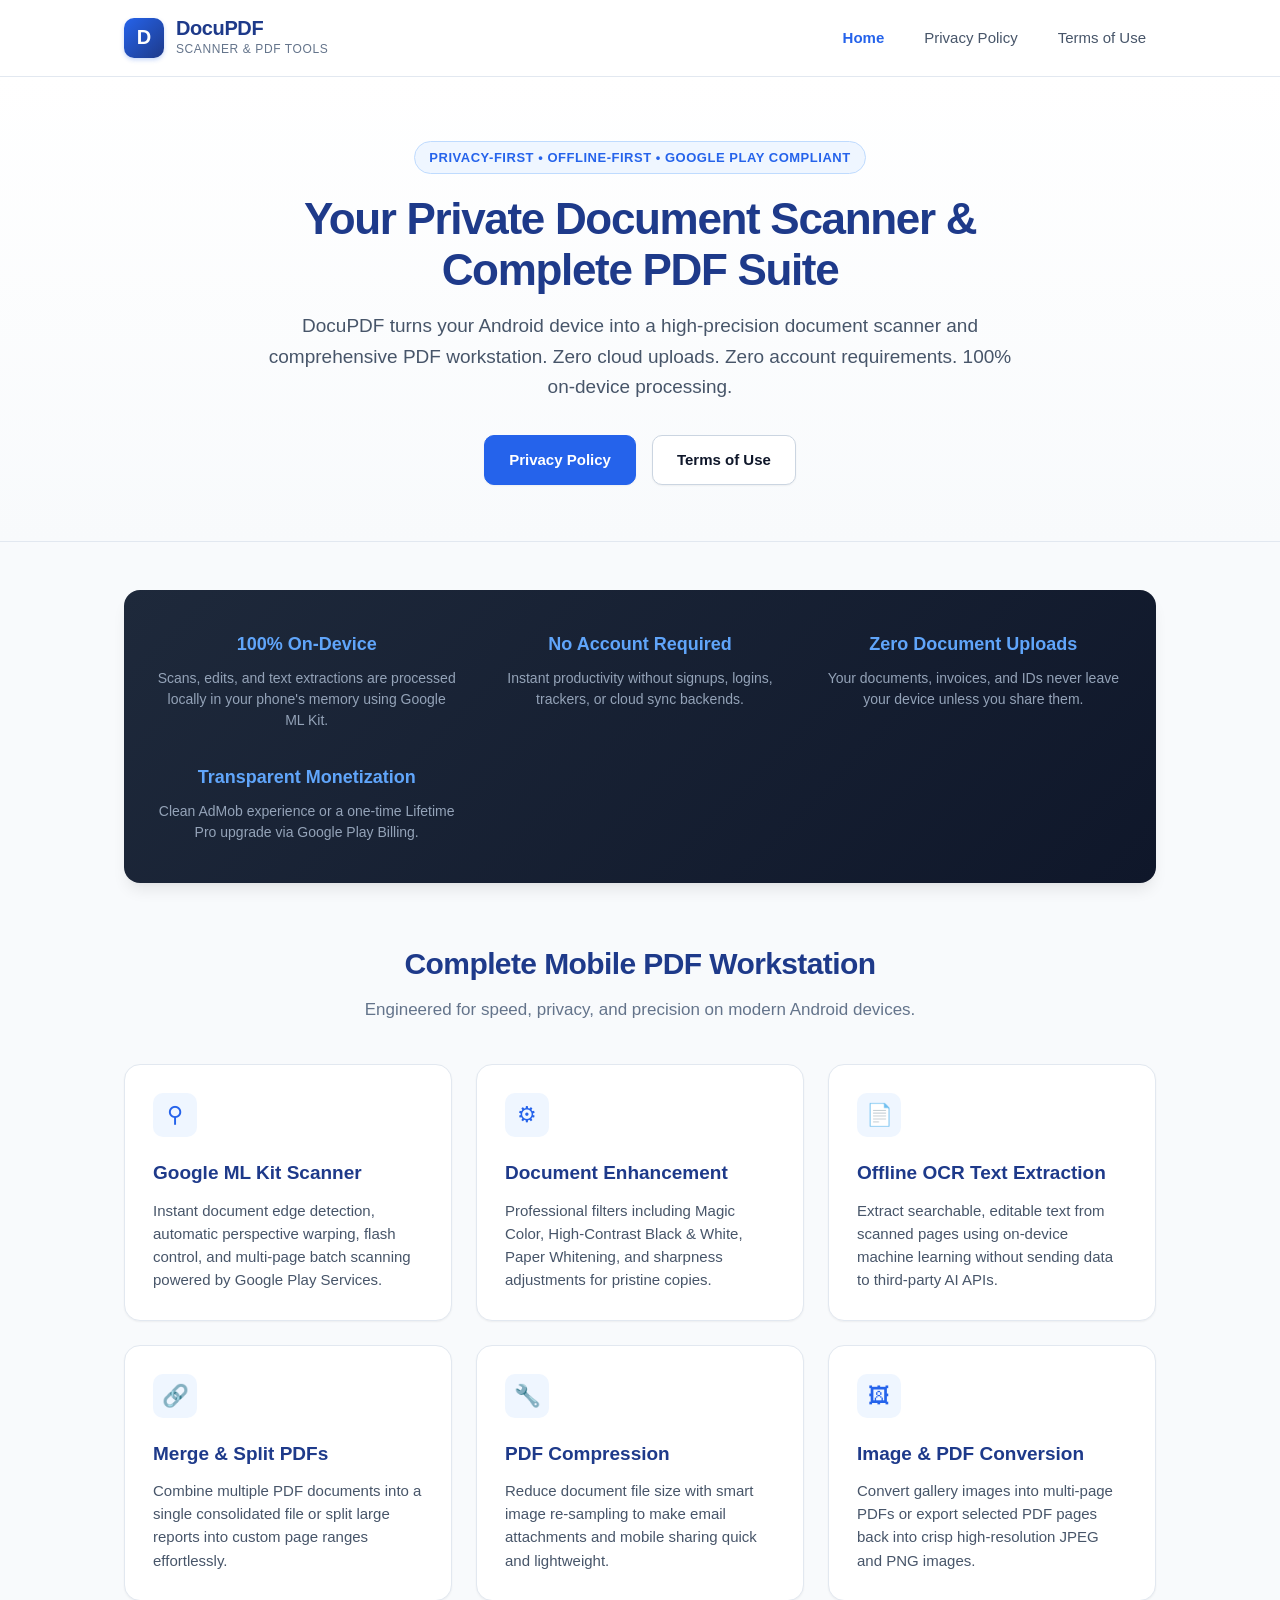
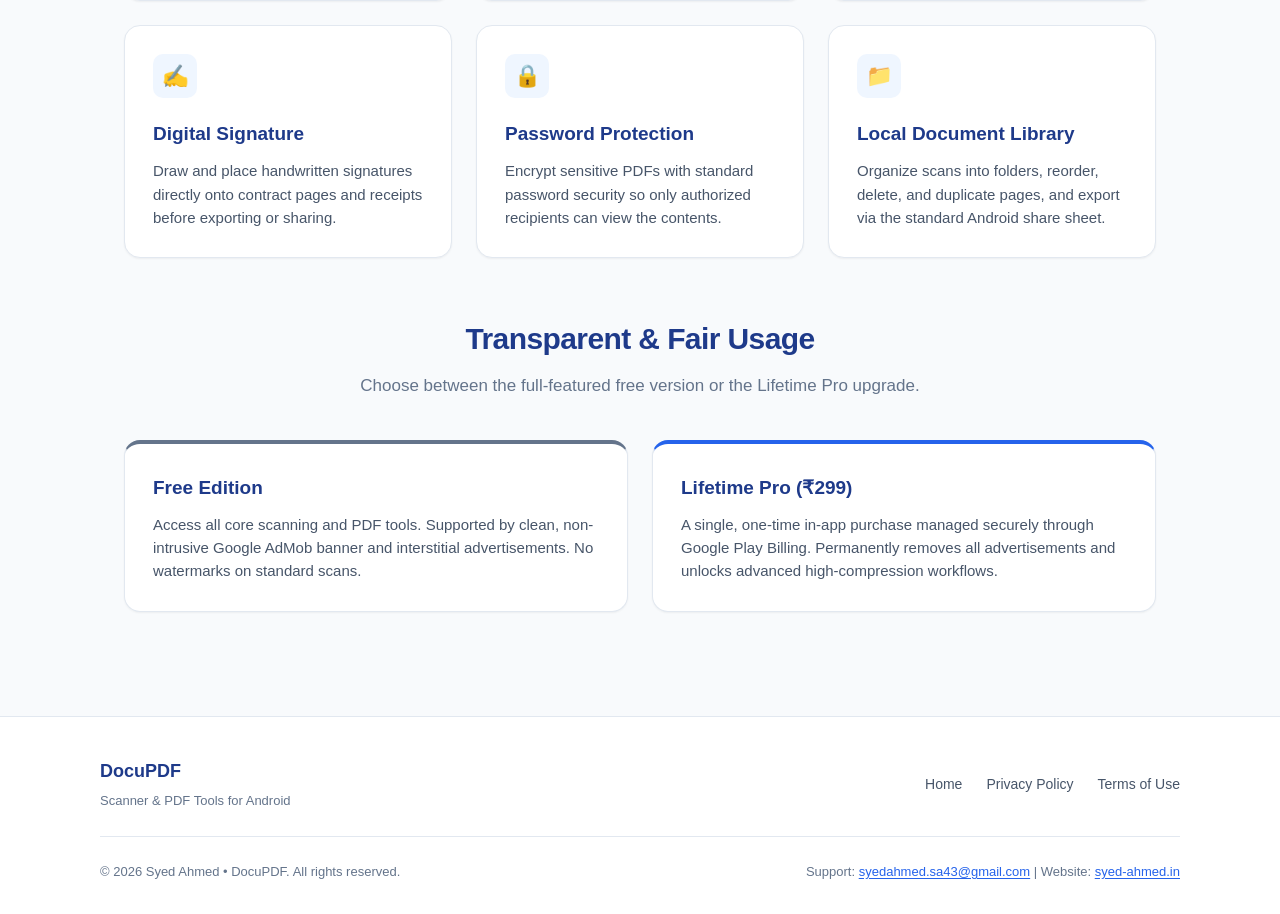
<file: DocuPDF/index.html>
<!DOCTYPE html>
<html lang="en">
<head>
  <meta charset="UTF-8">
  <meta name="viewport" content="width=device-width, initial-scale=1.0">
  <meta name="description" content="DocuPDF - Fast, private, offline-first document scanner and PDF utility app for Android. Scan documents, extract text via local OCR, merge, split, compress, and sign PDFs securely on-device.">
  <title>DocuPDF | Scanner & PDF Tools</title>
  <link rel="stylesheet" href="style.css">
</head>
<body>

  <!-- Header -->
  <header class="site-header">
    <div class="header-container">
      <a href="index.html" class="brand-link">
        <div class="brand-icon">D</div>
        <div class="brand-text-group">
          <span class="brand-title">DocuPDF</span>
          <span class="brand-subtitle">Scanner & PDF Tools</span>
        </div>
      </a>
      <nav aria-label="Main Navigation">
        <ul class="nav-links">
          <li><a href="index.html" class="nav-link active">Home</a></li>
          <li><a href="privacy-policy.html" class="nav-link">Privacy Policy</a></li>
          <li><a href="terms.html" class="nav-link">Terms of Use</a></li>
        </ul>
      </nav>
    </div>
  </header>

  <!-- Hero Section -->
  <section class="hero-section">
    <div class="hero-container">
      <div class="badge">Privacy-First &bull; Offline-First &bull; Google Play Compliant</div>
      <h1 class="hero-title">Your Private Document Scanner & Complete PDF Suite</h1>
      <p class="hero-subtitle">
        DocuPDF turns your Android device into a high-precision document scanner and comprehensive PDF workstation. 
        Zero cloud uploads. Zero account requirements. 100% on-device processing.
      </p>
      <div class="hero-actions">
        <a href="privacy-policy.html" class="btn btn-primary">Privacy Policy</a>
        <a href="terms.html" class="btn btn-secondary">Terms of Use</a>
      </div>
    </div>
  </section>

  <!-- Main Content Area -->
  <main class="main-content">

    <!-- Privacy & Security Highlights -->
    <div class="trust-banner">
      <div class="trust-grid">
        <div class="trust-item">
          <h4>100% On-Device</h4>
          <p>Scans, edits, and text extractions are processed locally in your phone's memory using Google ML Kit.</p>
        </div>
        <div class="trust-item">
          <h4>No Account Required</h4>
          <p>Instant productivity without signups, logins, trackers, or cloud sync backends.</p>
        </div>
        <div class="trust-item">
          <h4>Zero Document Uploads</h4>
          <p>Your documents, invoices, and IDs never leave your device unless you share them.</p>
        </div>
        <div class="trust-item">
          <h4>Transparent Monetization</h4>
          <p>Clean AdMob experience or a one-time Lifetime Pro upgrade via Google Play Billing.</p>
        </div>
      </div>
    </div>

    <!-- Feature Grid -->
    <div class="section-heading">
      <h2>Complete Mobile PDF Workstation</h2>
      <p>Engineered for speed, privacy, and precision on modern Android devices.</p>
    </div>

    <div class="features-grid">
      <!-- Feature 1 -->
      <article class="feature-card">
        <div class="feature-icon-wrapper">&#9906;</div>
        <h3>Google ML Kit Scanner</h3>
        <p>Instant document edge detection, automatic perspective warping, flash control, and multi-page batch scanning powered by Google Play Services.</p>
      </article>

      <!-- Feature 2 -->
      <article class="feature-card">
        <div class="feature-icon-wrapper">&#9881;</div>
        <h3>Document Enhancement</h3>
        <p>Professional filters including Magic Color, High-Contrast Black & White, Paper Whitening, and sharpness adjustments for pristine copies.</p>
      </article>

      <!-- Feature 3 -->
      <article class="feature-card">
        <div class="feature-icon-wrapper">&#128196;</div>
        <h3>Offline OCR Text Extraction</h3>
        <p>Extract searchable, editable text from scanned pages using on-device machine learning without sending data to third-party AI APIs.</p>
      </article>

      <!-- Feature 4 -->
      <article class="feature-card">
        <div class="feature-icon-wrapper">&#128279;</div>
        <h3>Merge & Split PDFs</h3>
        <p>Combine multiple PDF documents into a single consolidated file or split large reports into custom page ranges effortlessly.</p>
      </article>

      <!-- Feature 5 -->
      <article class="feature-card">
        <div class="feature-icon-wrapper">&#128295;</div>
        <h3>PDF Compression</h3>
        <p>Reduce document file size with smart image re-sampling to make email attachments and mobile sharing quick and lightweight.</p>
      </article>

      <!-- Feature 6 -->
      <article class="feature-card">
        <div class="feature-icon-wrapper">&#128444;</div>
        <h3>Image & PDF Conversion</h3>
        <p>Convert gallery images into multi-page PDFs or export selected PDF pages back into crisp high-resolution JPEG and PNG images.</p>
      </article>

      <!-- Feature 7 -->
      <article class="feature-card">
        <div class="feature-icon-wrapper">&#9997;</div>
        <h3>Digital Signature</h3>
        <p>Draw and place handwritten signatures directly onto contract pages and receipts before exporting or sharing.</p>
      </article>

      <!-- Feature 8 -->
      <article class="feature-card">
        <div class="feature-icon-wrapper">&#128274;</div>
        <h3>Password Protection</h3>
        <p>Encrypt sensitive PDFs with standard password security so only authorized recipients can view the contents.</p>
      </article>

      <!-- Feature 9 -->
      <article class="feature-card">
        <div class="feature-icon-wrapper">&#128193;</div>
        <h3>Local Document Library</h3>
        <p>Organize scans into folders, reorder, delete, and duplicate pages, and export via the standard Android share sheet.</p>
      </article>
    </div>

    <!-- Monetization & Entitlements Section -->
    <div class="section-heading" style="margin-top: 2rem;">
      <h2>Transparent & Fair Usage</h2>
      <p>Choose between the full-featured free version or the Lifetime Pro upgrade.</p>
    </div>

    <div class="features-grid">
      <div class="feature-card" style="border-top: 4px solid var(--text-subtle);">
        <h3>Free Edition</h3>
        <p>Access all core scanning and PDF tools. Supported by clean, non-intrusive Google AdMob banner and interstitial advertisements. No watermarks on standard scans.</p>
      </div>

      <div class="feature-card" style="border-top: 4px solid var(--accent);">
        <h3>Lifetime Pro (₹299)</h3>
        <p>A single, one-time in-app purchase managed securely through Google Play Billing. Permanently removes all advertisements and unlocks advanced high-compression workflows.</p>
      </div>
    </div>

  </main>

  <!-- Footer -->
  <footer class="site-footer">
    <div class="footer-container">
      <div class="footer-top">
        <div class="footer-brand">
          <span class="title">DocuPDF</span>
          <span class="subtitle">Scanner &amp; PDF Tools for Android</span>
        </div>
        <ul class="footer-nav">
          <li><a href="index.html">Home</a></li>
          <li><a href="privacy-policy.html">Privacy Policy</a></li>
          <li><a href="terms.html">Terms of Use</a></li>
        </ul>
      </div>
      <div class="footer-bottom">
        <p>&copy; 2026 Syed Ahmed &bull; DocuPDF. All rights reserved.</p>
        <p>Support: <a href="mailto:syedahmed.sa43@gmail.com">syedahmed.sa43@gmail.com</a> | Website: <a href="https://syed-ahmed.in">syed-ahmed.in</a></p>
      </div>
    </div>
  </footer>

</body>
</html>
</file>
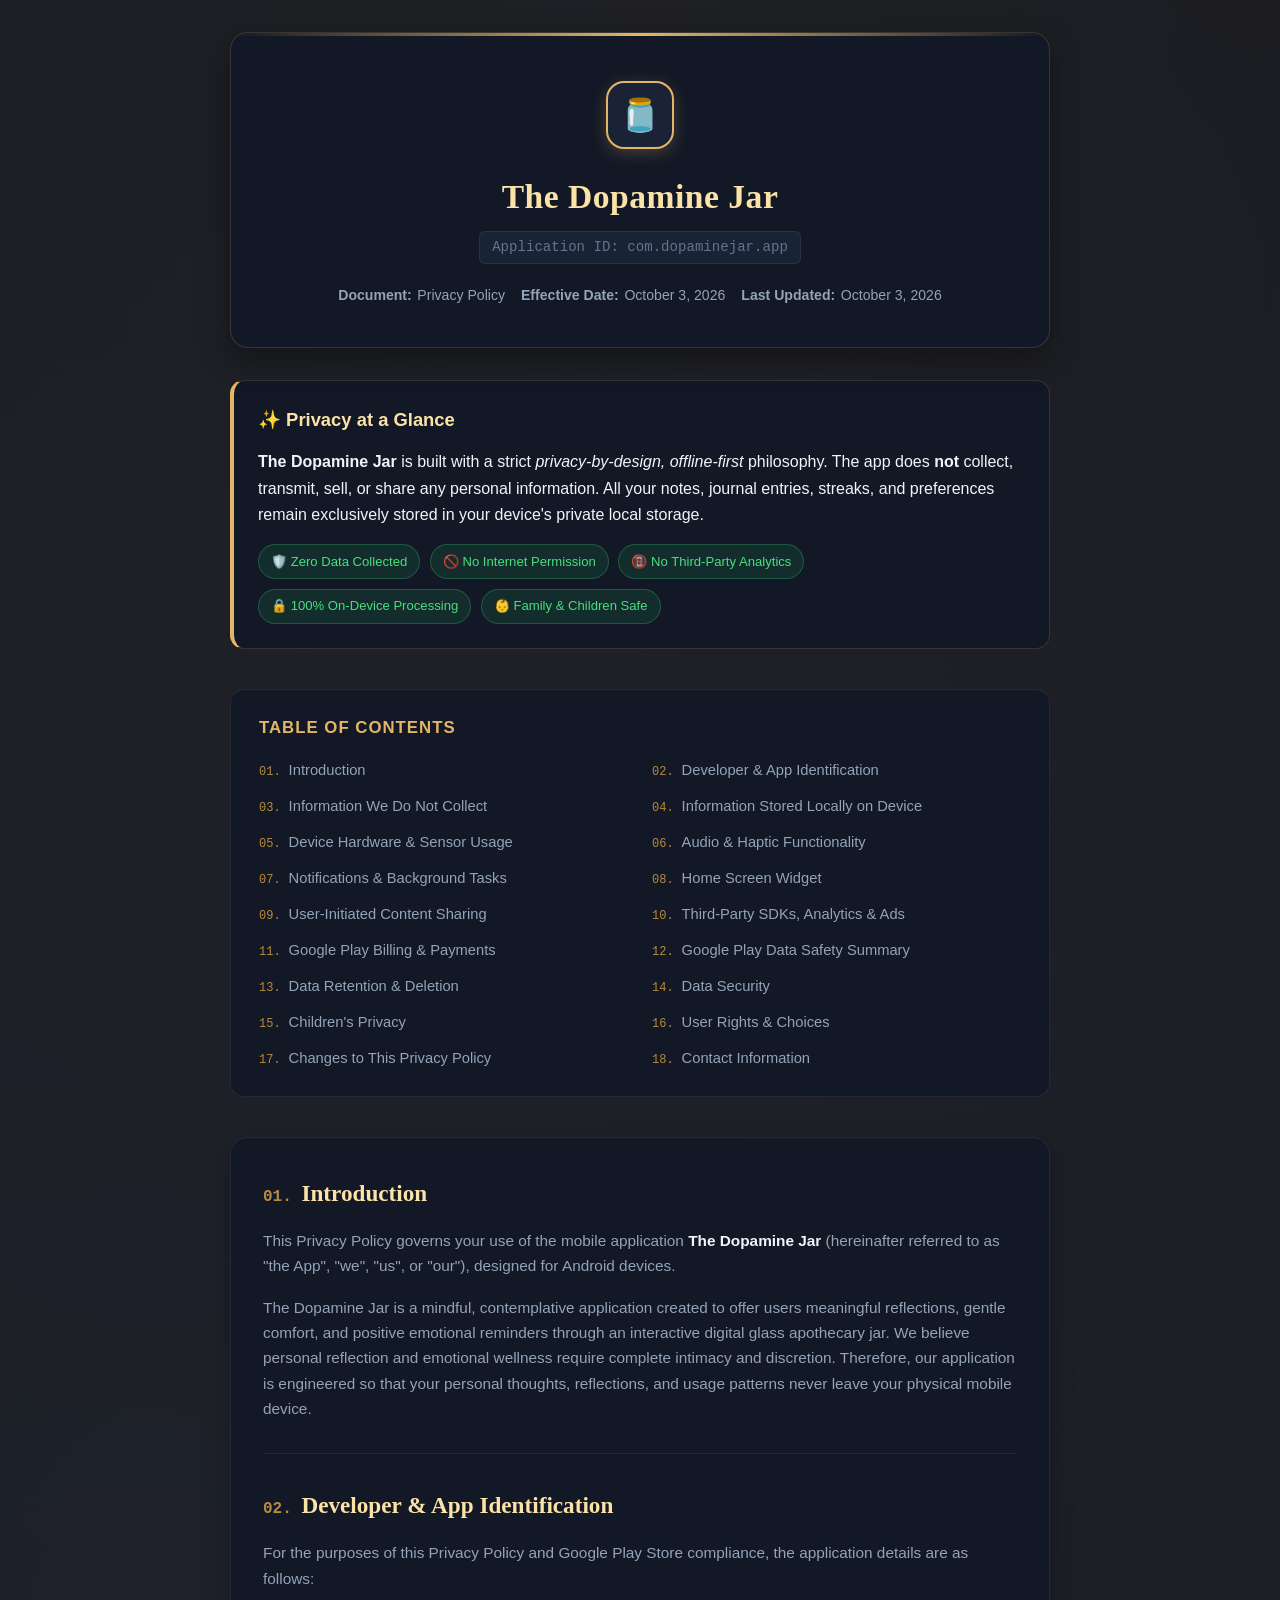
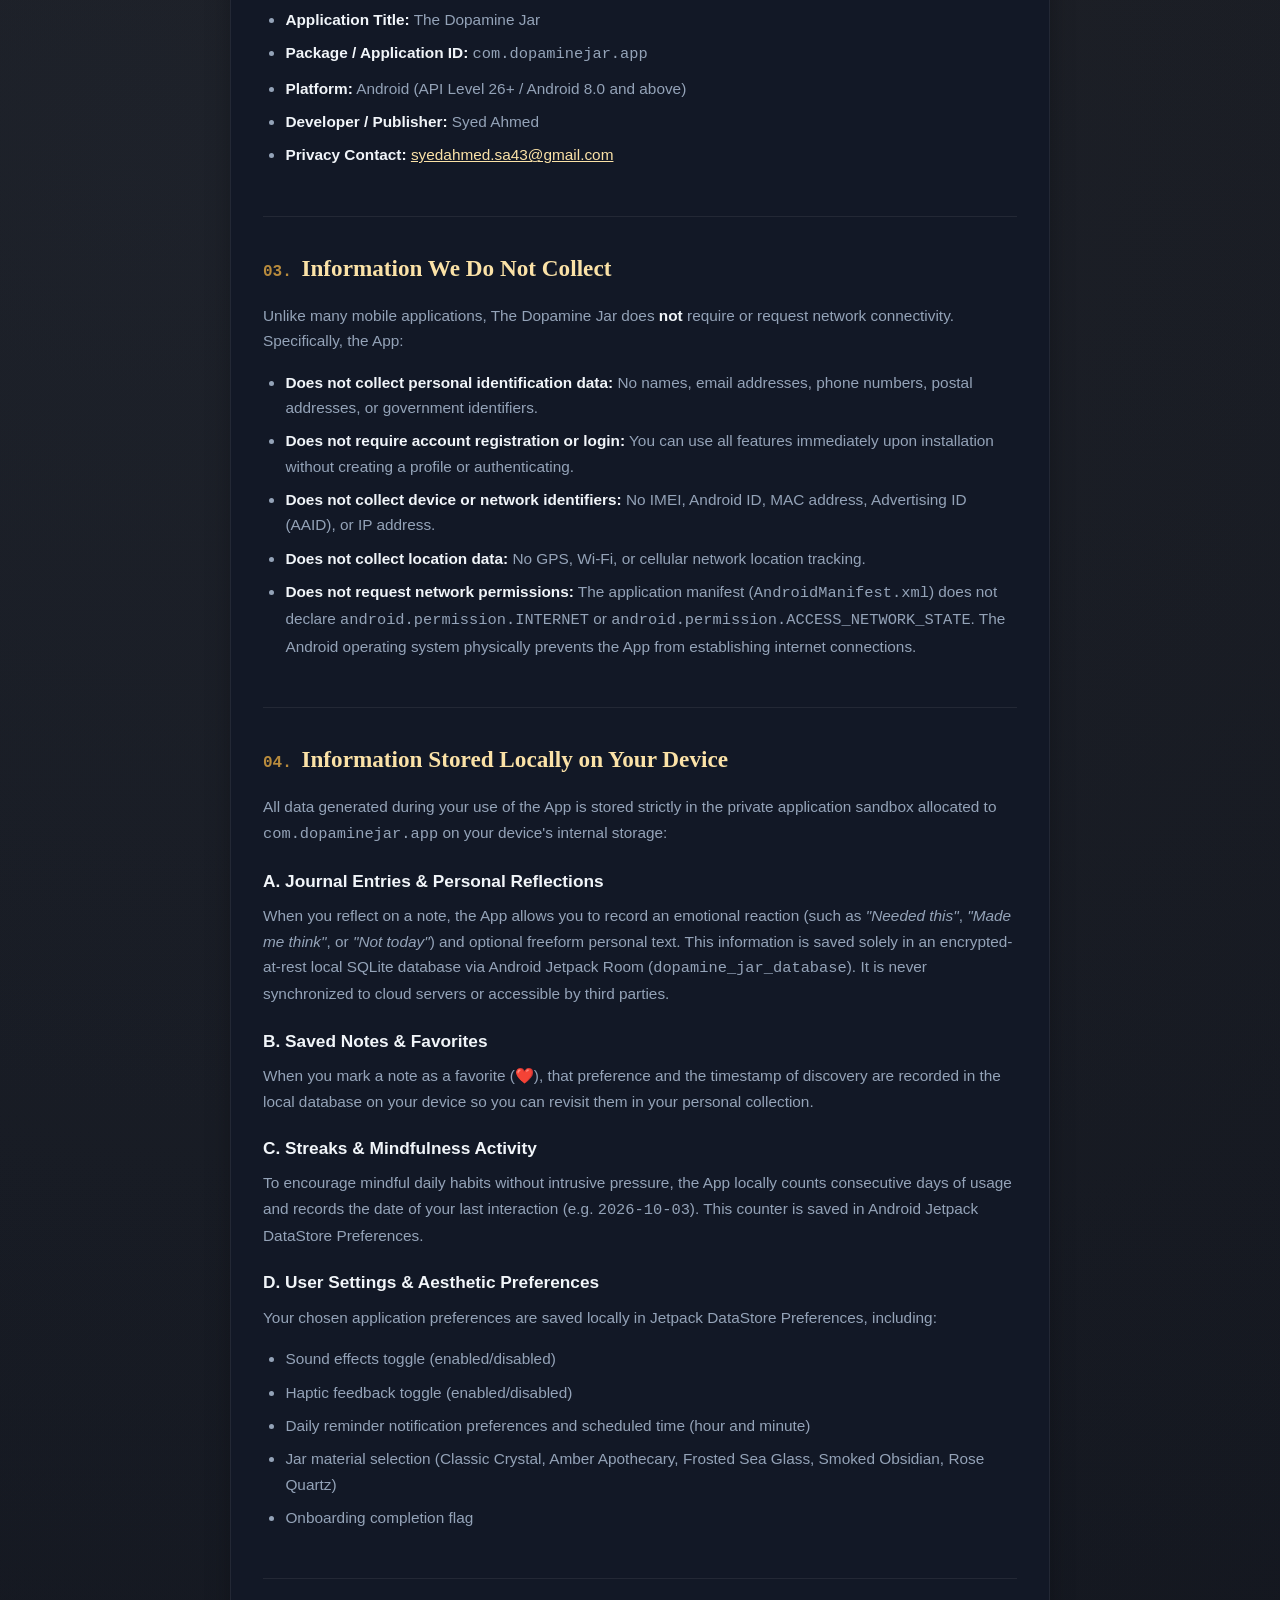
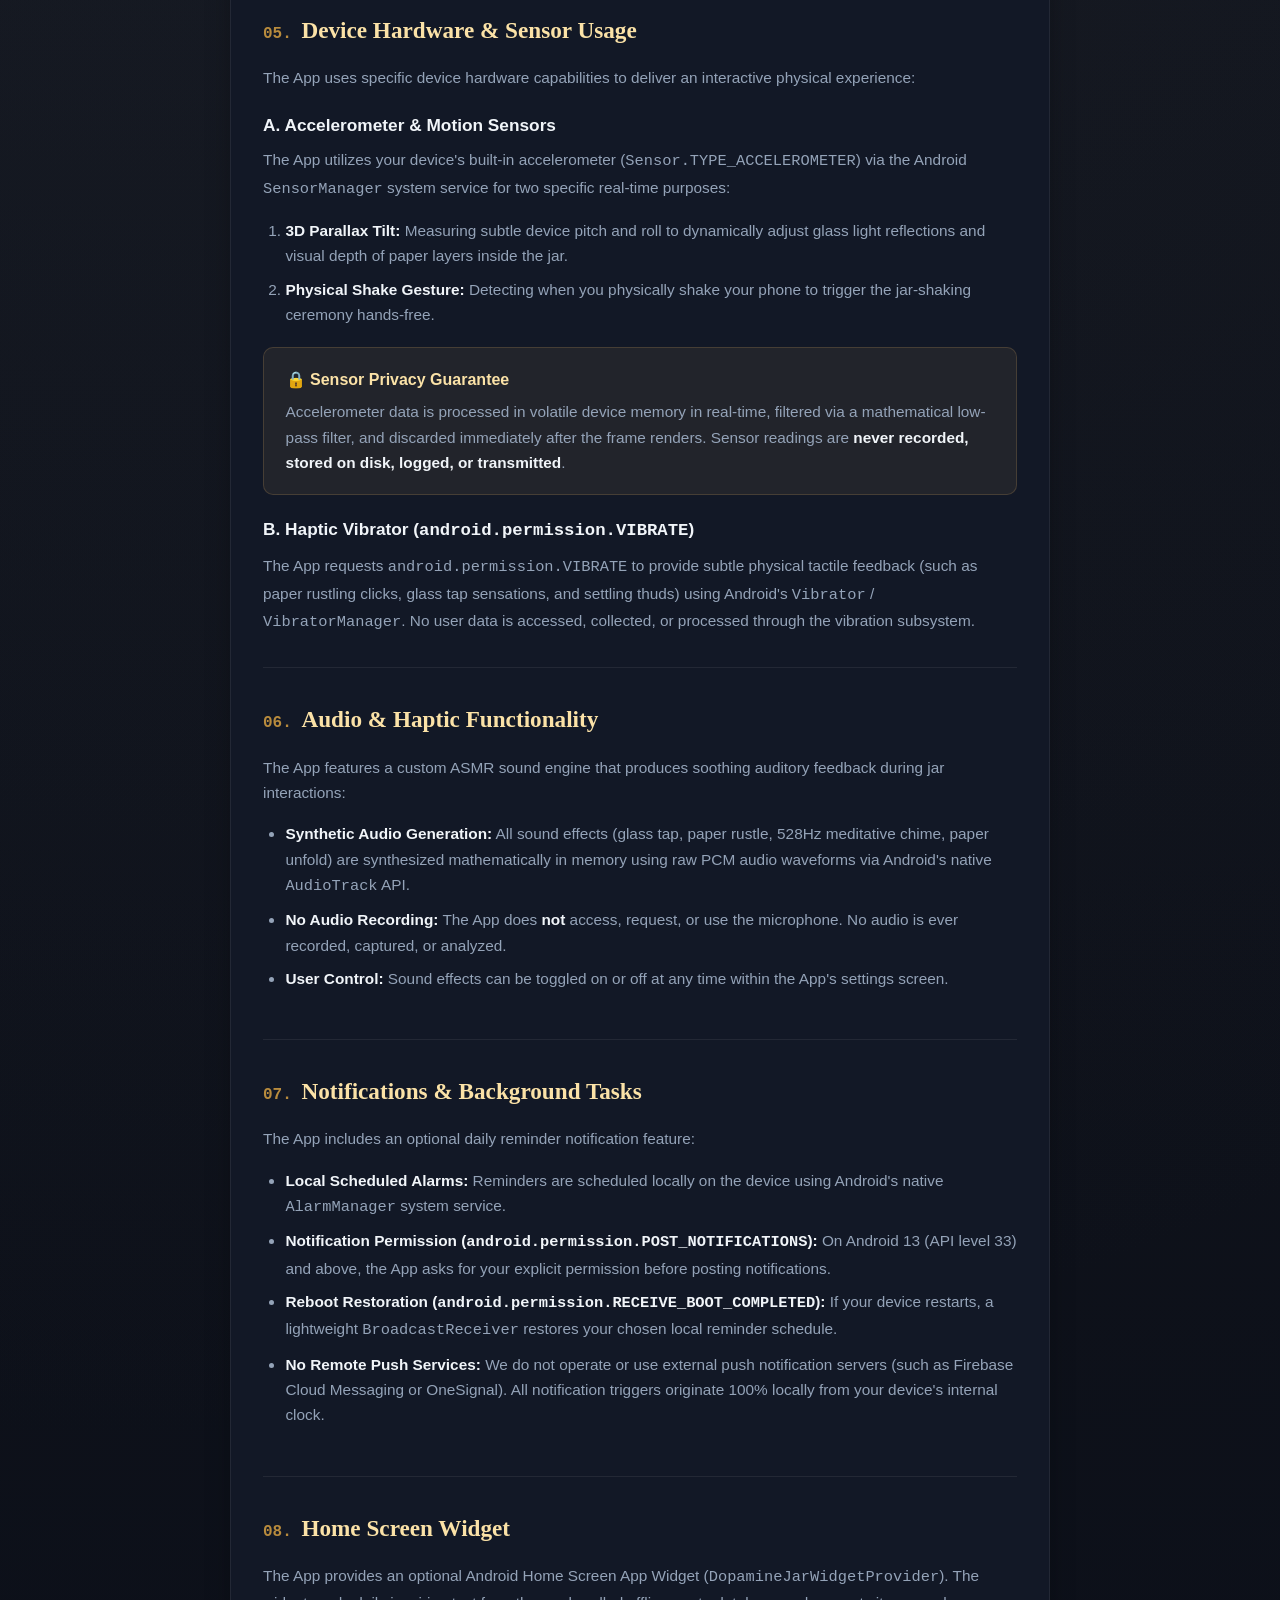
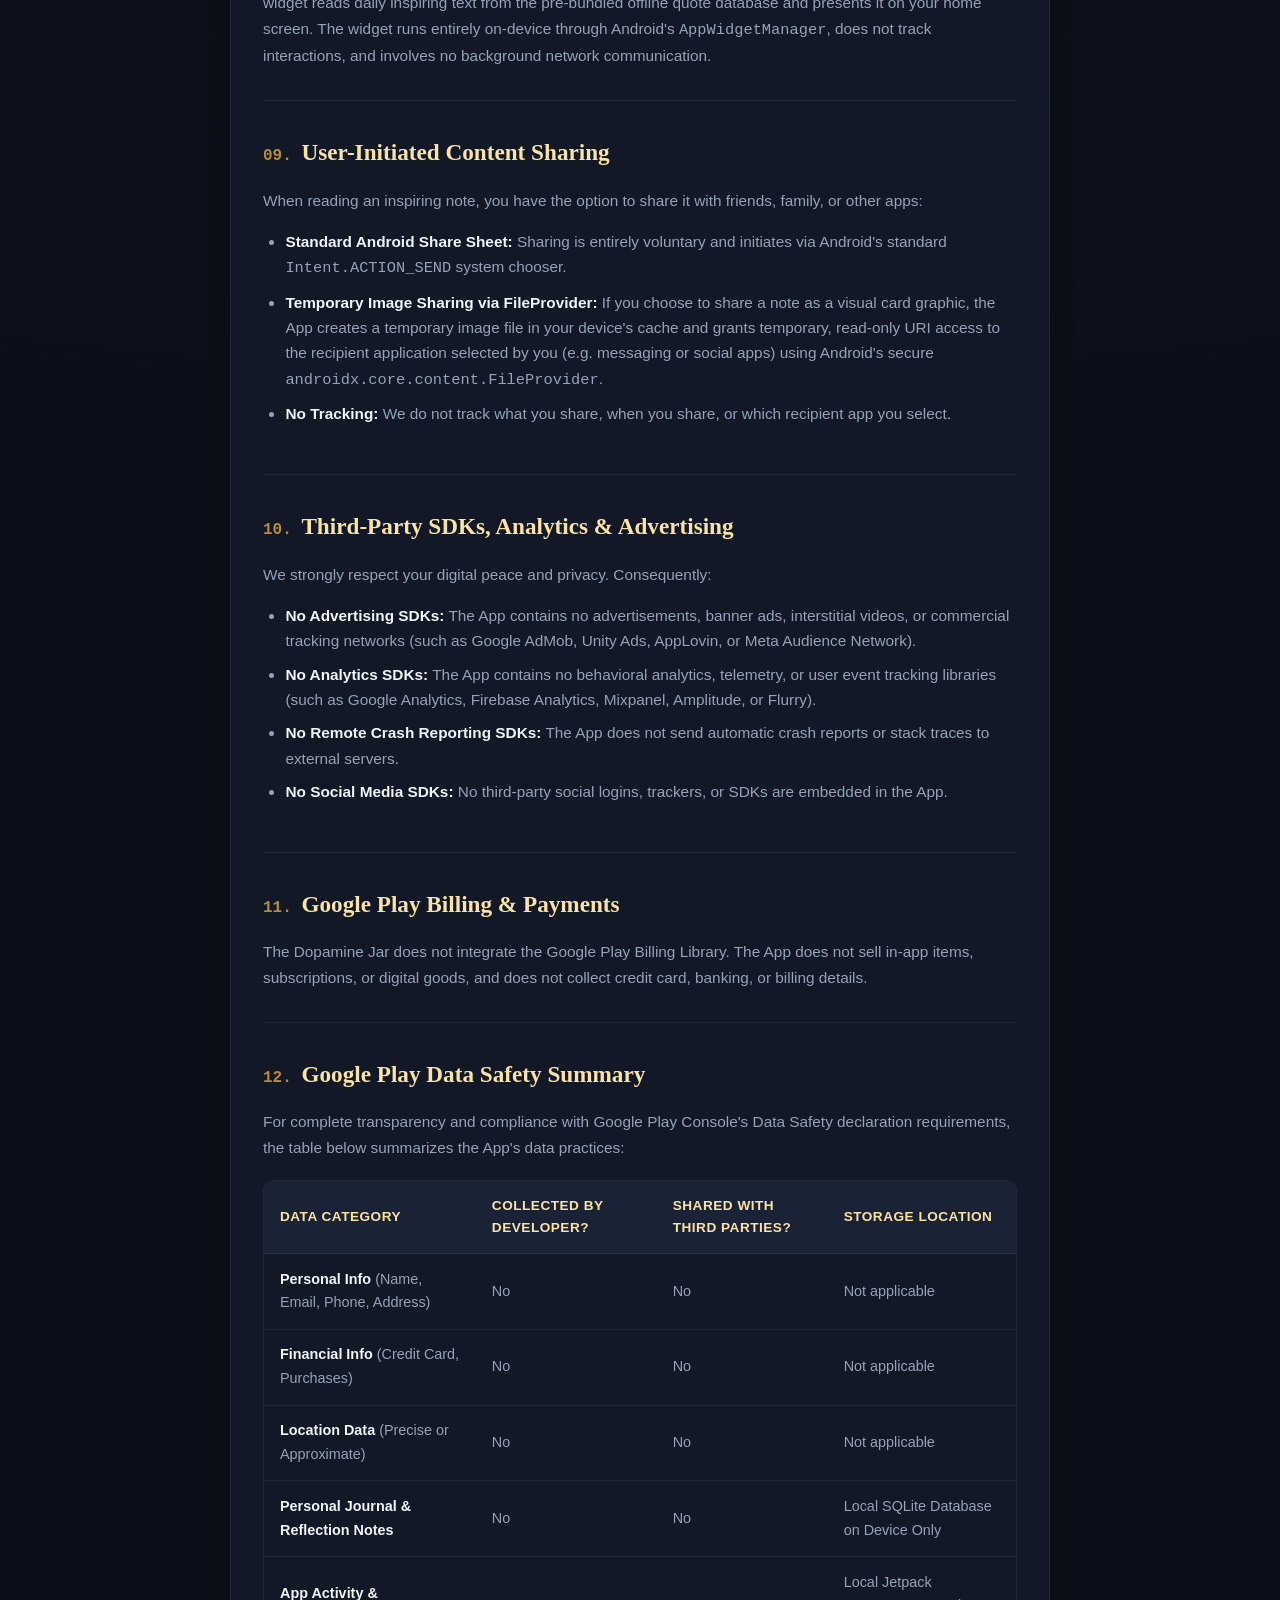
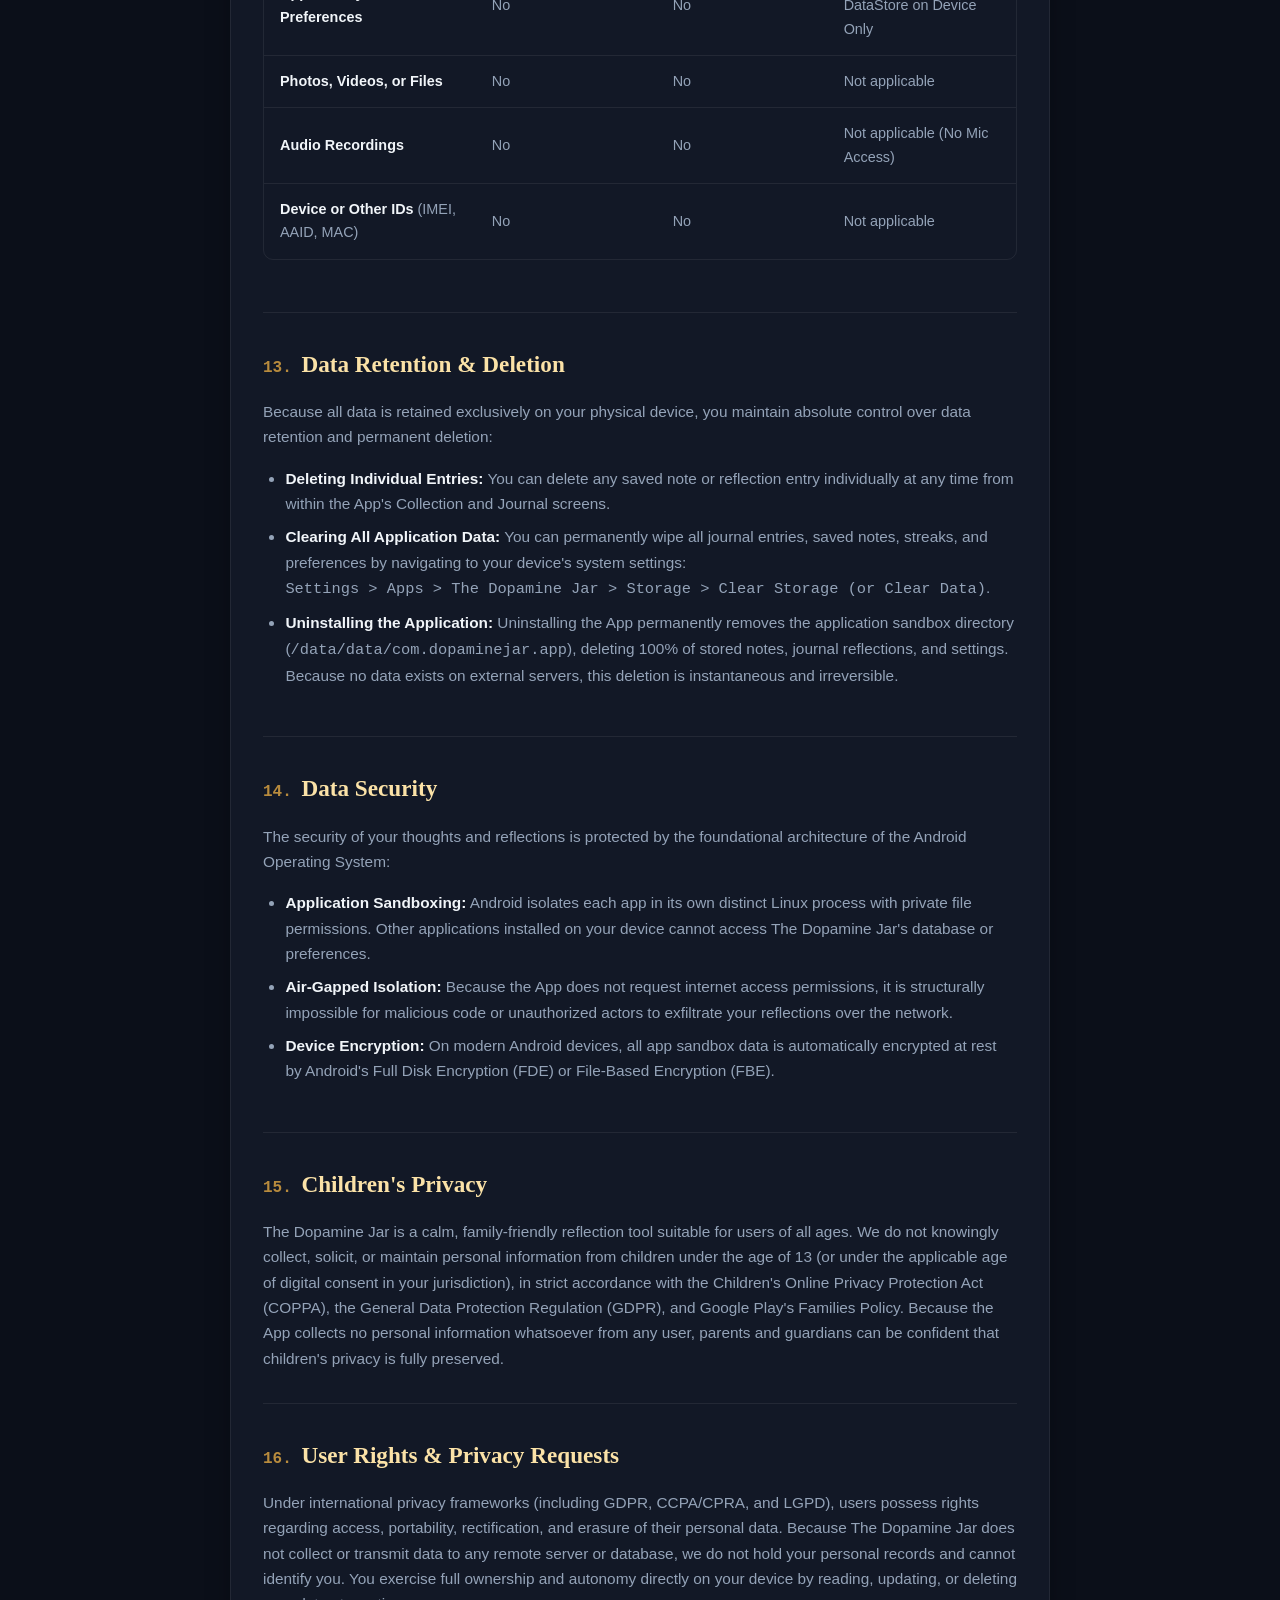
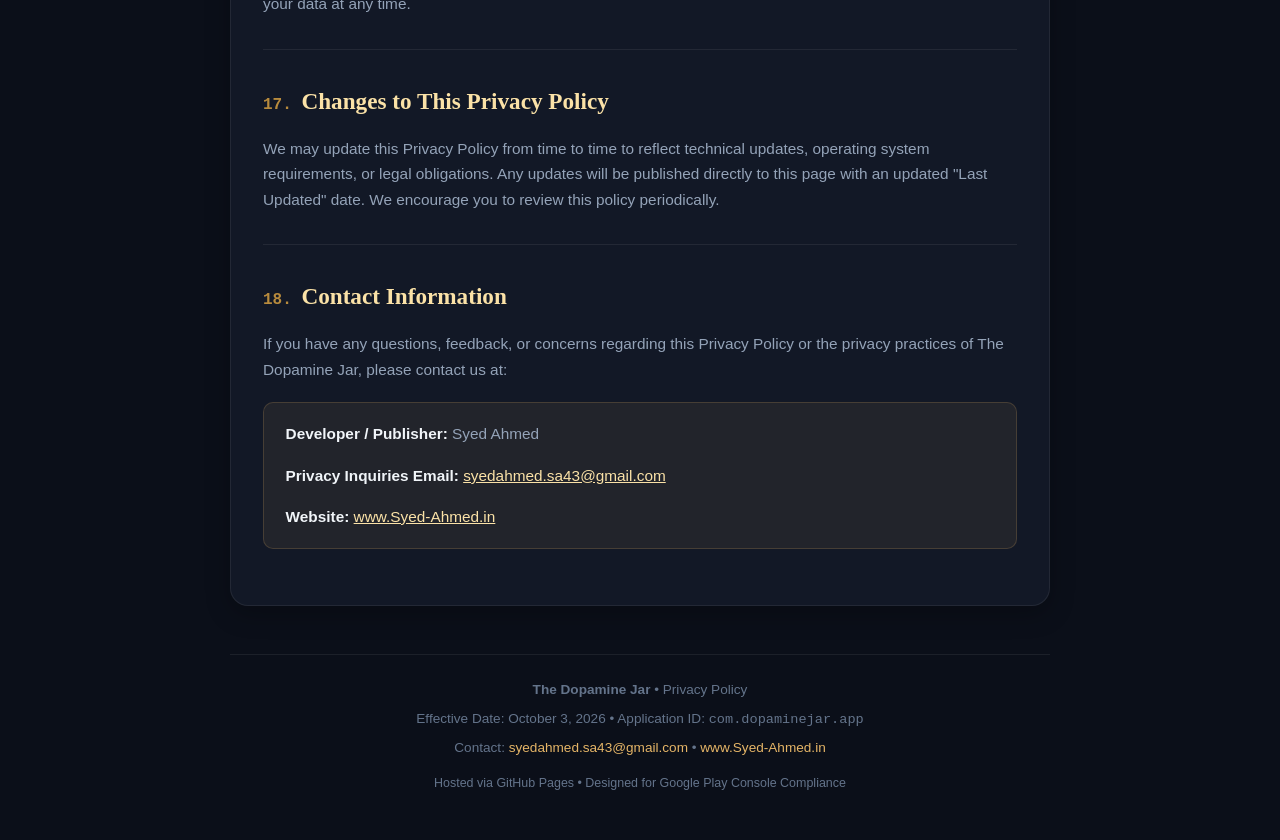
<file: dopamine-jar/index.html>
<!DOCTYPE html>
<html lang="en">
<head>
  <meta charset="UTF-8">
  <meta name="viewport" content="width=device-width, initial-scale=1.0">
  <meta http-equiv="X-UA-Compatible" content="ie=edge">
  <title>Privacy Policy — The Dopamine Jar</title>
  <meta name="description" content="Official Privacy Policy for The Dopamine Jar Android mobile application. 100% on-device, offline, zero data collection.">
  <link rel="stylesheet" href="style.css">
</head>
<body>

  <div class="container">

    <!-- Header -->
    <header class="policy-header">
      <div class="app-icon-badge" aria-hidden="true">🫙</div>
      <h1>The Dopamine Jar</h1>
      <div class="app-id-tag">Application ID: com.dopaminejar.app</div>
      <div class="meta-info">
        <span class="meta-item"><strong>Document:</strong> Privacy Policy</span>
        <span class="meta-item"><strong>Effective Date:</strong> October 3, 2026</span>
        <span class="meta-item"><strong>Last Updated:</strong> October 3, 2026</span>
      </div>
    </header>

    <!-- Quick Summary Card -->
    <section class="summary-card" aria-label="Privacy Summary">
      <h2>✨ Privacy at a Glance</h2>
      <p>
        <strong>The Dopamine Jar</strong> is built with a strict <em>privacy-by-design, offline-first</em> philosophy. 
        The app does <strong>not</strong> collect, transmit, sell, or share any personal information. All your notes, journal entries, 
        streaks, and preferences remain exclusively stored in your device's private local storage.
      </p>
      <div class="summary-badges">
        <span class="status-badge">🛡️ Zero Data Collected</span>
        <span class="status-badge">🚫 No Internet Permission</span>
        <span class="status-badge">📵 No Third-Party Analytics</span>
        <span class="status-badge">🔒 100% On-Device Processing</span>
        <span class="status-badge">👶 Family & Children Safe</span>
      </div>
    </section>

    <!-- Table of Contents -->
    <nav class="toc-card" aria-label="Table of Contents">
      <h2>Table of Contents</h2>
      <ol class="toc-list">
        <li><a href="#section-1"><span class="toc-num">01.</span> Introduction</a></li>
        <li><a href="#section-2"><span class="toc-num">02.</span> Developer & App Identification</a></li>
        <li><a href="#section-3"><span class="toc-num">03.</span> Information We Do Not Collect</a></li>
        <li><a href="#section-4"><span class="toc-num">04.</span> Information Stored Locally on Device</a></li>
        <li><a href="#section-5"><span class="toc-num">05.</span> Device Hardware & Sensor Usage</a></li>
        <li><a href="#section-6"><span class="toc-num">06.</span> Audio & Haptic Functionality</a></li>
        <li><a href="#section-7"><span class="toc-num">07.</span> Notifications & Background Tasks</a></li>
        <li><a href="#section-8"><span class="toc-num">08.</span> Home Screen Widget</a></li>
        <li><a href="#section-9"><span class="toc-num">09.</span> User-Initiated Content Sharing</a></li>
        <li><a href="#section-10"><span class="toc-num">10.</span> Third-Party SDKs, Analytics & Ads</a></li>
        <li><a href="#section-11"><span class="toc-num">11.</span> Google Play Billing & Payments</a></li>
        <li><a href="#section-12"><span class="toc-num">12.</span> Google Play Data Safety Summary</a></li>
        <li><a href="#section-13"><span class="toc-num">13.</span> Data Retention & Deletion</a></li>
        <li><a href="#section-14"><span class="toc-num">14.</span> Data Security</a></li>
        <li><a href="#section-15"><span class="toc-num">15.</span> Children's Privacy</a></li>
        <li><a href="#section-16"><span class="toc-num">16.</span> User Rights & Choices</a></li>
        <li><a href="#section-17"><span class="toc-num">17.</span> Changes to This Privacy Policy</a></li>
        <li><a href="#section-18"><span class="toc-num">18.</span> Contact Information</a></li>
      </ol>
    </nav>

    <!-- Main Content -->
    <main class="policy-content">

      <!-- Section 1 -->
      <section id="section-1" class="policy-section">
        <h2><span class="section-anchor">01.</span> Introduction</h2>
        <p>
          This Privacy Policy governs your use of the mobile application <strong>The Dopamine Jar</strong> 
          (hereinafter referred to as "the App", "we", "us", or "our"), designed for Android devices.
        </p>
        <p>
          The Dopamine Jar is a mindful, contemplative application created to offer users meaningful reflections, gentle comfort, 
          and positive emotional reminders through an interactive digital glass apothecary jar. 
          We believe personal reflection and emotional wellness require complete intimacy and discretion. 
          Therefore, our application is engineered so that your personal thoughts, reflections, and usage patterns 
          never leave your physical mobile device.
        </p>
      </section>

      <!-- Section 2 -->
      <section id="section-2" class="policy-section">
        <h2><span class="section-anchor">02.</span> Developer & App Identification</h2>
        <p>For the purposes of this Privacy Policy and Google Play Store compliance, the application details are as follows:</p>
        <ul>
          <li><strong>Application Title:</strong> The Dopamine Jar</li>
          <li><strong>Package / Application ID:</strong> <code>com.dopaminejar.app</code></li>
          <li><strong>Platform:</strong> Android (API Level 26+ / Android 8.0 and above)</li>
          <li><strong>Developer / Publisher:</strong> Syed Ahmed</li>
          <li><strong>Privacy Contact:</strong> <a href="mailto:syedahmed.sa43@gmail.com" style="color: var(--gold-light);">syedahmed.sa43@gmail.com</a></li>
        </ul>
      </section>

      <!-- Section 3 -->
      <section id="section-3" class="policy-section">
        <h2><span class="section-anchor">03.</span> Information We Do Not Collect</h2>
        <p>
          Unlike many mobile applications, The Dopamine Jar does <strong>not</strong> require or request network connectivity. 
          Specifically, the App:
        </p>
        <ul>
          <li><strong>Does not collect personal identification data:</strong> No names, email addresses, phone numbers, postal addresses, or government identifiers.</li>
          <li><strong>Does not require account registration or login:</strong> You can use all features immediately upon installation without creating a profile or authenticating.</li>
          <li><strong>Does not collect device or network identifiers:</strong> No IMEI, Android ID, MAC address, Advertising ID (AAID), or IP address.</li>
          <li><strong>Does not collect location data:</strong> No GPS, Wi-Fi, or cellular network location tracking.</li>
          <li><strong>Does not request network permissions:</strong> The application manifest (<code>AndroidManifest.xml</code>) does not declare <code>android.permission.INTERNET</code> or <code>android.permission.ACCESS_NETWORK_STATE</code>. The Android operating system physically prevents the App from establishing internet connections.</li>
        </ul>
      </section>

      <!-- Section 4 -->
      <section id="section-4" class="policy-section">
        <h2><span class="section-anchor">04.</span> Information Stored Locally on Your Device</h2>
        <p>
          All data generated during your use of the App is stored strictly in the private application sandbox 
          allocated to <code>com.dopaminejar.app</code> on your device's internal storage:
        </p>
        
        <h3>A. Journal Entries & Personal Reflections</h3>
        <p>
          When you reflect on a note, the App allows you to record an emotional reaction 
          (such as <em>"Needed this"</em>, <em>"Made me think"</em>, or <em>"Not today"</em>) and optional freeform personal text. 
          This information is saved solely in an encrypted-at-rest local SQLite database via Android Jetpack Room 
          (<code>dopamine_jar_database</code>). It is never synchronized to cloud servers or accessible by third parties.
        </p>

        <h3>B. Saved Notes & Favorites</h3>
        <p>
          When you mark a note as a favorite (❤️), that preference and the timestamp of discovery are recorded 
          in the local database on your device so you can revisit them in your personal collection.
        </p>

        <h3>C. Streaks & Mindfulness Activity</h3>
        <p>
          To encourage mindful daily habits without intrusive pressure, the App locally counts consecutive days of usage 
          and records the date of your last interaction (e.g. <code>2026-10-03</code>). This counter is saved in Android Jetpack DataStore Preferences.
        </p>

        <h3>D. User Settings & Aesthetic Preferences</h3>
        <p>
          Your chosen application preferences are saved locally in Jetpack DataStore Preferences, including:
        </p>
        <ul>
          <li>Sound effects toggle (enabled/disabled)</li>
          <li>Haptic feedback toggle (enabled/disabled)</li>
          <li>Daily reminder notification preferences and scheduled time (hour and minute)</li>
          <li>Jar material selection (Classic Crystal, Amber Apothecary, Frosted Sea Glass, Smoked Obsidian, Rose Quartz)</li>
          <li>Onboarding completion flag</li>
        </ul>
      </section>

      <!-- Section 5 -->
      <section id="section-5" class="policy-section">
        <h2><span class="section-anchor">05.</span> Device Hardware & Sensor Usage</h2>
        <p>The App uses specific device hardware capabilities to deliver an interactive physical experience:</p>
        
        <h3>A. Accelerometer & Motion Sensors</h3>
        <p>
          The App utilizes your device's built-in accelerometer (<code>Sensor.TYPE_ACCELEROMETER</code>) via the Android <code>SensorManager</code> system service for two specific real-time purposes:
        </p>
        <ol>
          <li><strong>3D Parallax Tilt:</strong> Measuring subtle device pitch and roll to dynamically adjust glass light reflections and visual depth of paper layers inside the jar.</li>
          <li><strong>Physical Shake Gesture:</strong> Detecting when you physically shake your phone to trigger the jar-shaking ceremony hands-free.</li>
        </ol>
        <div class="callout">
          <div class="callout-title">🔒 Sensor Privacy Guarantee</div>
          <p>
            Accelerometer data is processed in volatile device memory in real-time, filtered via a mathematical low-pass filter, 
            and discarded immediately after the frame renders. Sensor readings are <strong>never recorded, stored on disk, logged, or transmitted</strong>.
          </p>
        </div>

        <h3>B. Haptic Vibrator (<code>android.permission.VIBRATE</code>)</h3>
        <p>
          The App requests <code>android.permission.VIBRATE</code> to provide subtle physical tactile feedback 
          (such as paper rustling clicks, glass tap sensations, and settling thuds) using Android's <code>Vibrator</code> / <code>VibratorManager</code>. 
          No user data is accessed, collected, or processed through the vibration subsystem.
        </p>
      </section>

      <!-- Section 6 -->
      <section id="section-6" class="policy-section">
        <h2><span class="section-anchor">06.</span> Audio & Haptic Functionality</h2>
        <p>
          The App features a custom ASMR sound engine that produces soothing auditory feedback during jar interactions:
        </p>
        <ul>
          <li><strong>Synthetic Audio Generation:</strong> All sound effects (glass tap, paper rustle, 528Hz meditative chime, paper unfold) are synthesized mathematically in memory using raw PCM audio waveforms via Android's native <code>AudioTrack</code> API.</li>
          <li><strong>No Audio Recording:</strong> The App does <strong>not</strong> access, request, or use the microphone. No audio is ever recorded, captured, or analyzed.</li>
          <li><strong>User Control:</strong> Sound effects can be toggled on or off at any time within the App's settings screen.</li>
        </ul>
      </section>

      <!-- Section 7 -->
      <section id="section-7" class="policy-section">
        <h2><span class="section-anchor">07.</span> Notifications & Background Tasks</h2>
        <p>The App includes an optional daily reminder notification feature:</p>
        <ul>
          <li><strong>Local Scheduled Alarms:</strong> Reminders are scheduled locally on the device using Android's native <code>AlarmManager</code> system service.</li>
          <li><strong>Notification Permission (<code>android.permission.POST_NOTIFICATIONS</code>):</strong> On Android 13 (API level 33) and above, the App asks for your explicit permission before posting notifications.</li>
          <li><strong>Reboot Restoration (<code>android.permission.RECEIVE_BOOT_COMPLETED</code>):</strong> If your device restarts, a lightweight <code>BroadcastReceiver</code> restores your chosen local reminder schedule.</li>
          <li><strong>No Remote Push Services:</strong> We do not operate or use external push notification servers (such as Firebase Cloud Messaging or OneSignal). All notification triggers originate 100% locally from your device's internal clock.</li>
        </ul>
      </section>

      <!-- Section 8 -->
      <section id="section-8" class="policy-section">
        <h2><span class="section-anchor">08.</span> Home Screen Widget</h2>
        <p>
          The App provides an optional Android Home Screen App Widget (<code>DopamineJarWidgetProvider</code>). 
          The widget reads daily inspiring text from the pre-bundled offline quote database and presents it on your home screen. 
          The widget runs entirely on-device through Android's <code>AppWidgetManager</code>, does not track interactions, 
          and involves no background network communication.
        </p>
      </section>

      <!-- Section 9 -->
      <section id="section-9" class="policy-section">
        <h2><span class="section-anchor">09.</span> User-Initiated Content Sharing</h2>
        <p>
          When reading an inspiring note, you have the option to share it with friends, family, or other apps:
        </p>
        <ul>
          <li><strong>Standard Android Share Sheet:</strong> Sharing is entirely voluntary and initiates via Android's standard <code>Intent.ACTION_SEND</code> system chooser.</li>
          <li><strong>Temporary Image Sharing via FileProvider:</strong> If you choose to share a note as a visual card graphic, the App creates a temporary image file in your device's cache and grants temporary, read-only URI access to the recipient application selected by you (e.g. messaging or social apps) using Android's secure <code>androidx.core.content.FileProvider</code>.</li>
          <li><strong>No Tracking:</strong> We do not track what you share, when you share, or which recipient app you select.</li>
        </ul>
      </section>

      <!-- Section 10 -->
      <section id="section-10" class="policy-section">
        <h2><span class="section-anchor">10.</span> Third-Party SDKs, Analytics & Advertising</h2>
        <p>
          We strongly respect your digital peace and privacy. Consequently:
        </p>
        <ul>
          <li><strong>No Advertising SDKs:</strong> The App contains no advertisements, banner ads, interstitial videos, or commercial tracking networks (such as Google AdMob, Unity Ads, AppLovin, or Meta Audience Network).</li>
          <li><strong>No Analytics SDKs:</strong> The App contains no behavioral analytics, telemetry, or user event tracking libraries (such as Google Analytics, Firebase Analytics, Mixpanel, Amplitude, or Flurry).</li>
          <li><strong>No Remote Crash Reporting SDKs:</strong> The App does not send automatic crash reports or stack traces to external servers.</li>
          <li><strong>No Social Media SDKs:</strong> No third-party social logins, trackers, or SDKs are embedded in the App.</li>
        </ul>
      </section>

      <!-- Section 11 -->
      <section id="section-11" class="policy-section">
        <h2><span class="section-anchor">11.</span> Google Play Billing & Payments</h2>
        <p>
          The Dopamine Jar does not integrate the Google Play Billing Library. 
          The App does not sell in-app items, subscriptions, or digital goods, 
          and does not collect credit card, banking, or billing details.
        </p>
      </section>

      <!-- Section 12 -->
      <section id="section-12" class="policy-section">
        <h2><span class="section-anchor">12.</span> Google Play Data Safety Summary</h2>
        <p>
          For complete transparency and compliance with Google Play Console's Data Safety declaration requirements, 
          the table below summarizes the App's data practices:
        </p>

        <div class="data-table-wrapper">
          <table class="data-table">
            <thead>
              <tr>
                <th>Data Category</th>
                <th>Collected by Developer?</th>
                <th>Shared with Third Parties?</th>
                <th>Storage Location</th>
              </tr>
            </thead>
            <tbody>
              <tr>
                <td><strong>Personal Info</strong> (Name, Email, Phone, Address)</td>
                <td>No</td>
                <td>No</td>
                <td>Not applicable</td>
              </tr>
              <tr>
                <td><strong>Financial Info</strong> (Credit Card, Purchases)</td>
                <td>No</td>
                <td>No</td>
                <td>Not applicable</td>
              </tr>
              <tr>
                <td><strong>Location Data</strong> (Precise or Approximate)</td>
                <td>No</td>
                <td>No</td>
                <td>Not applicable</td>
              </tr>
              <tr>
                <td><strong>Personal Journal & Reflection Notes</strong></td>
                <td>No</td>
                <td>No</td>
                <td>Local SQLite Database on Device Only</td>
              </tr>
              <tr>
                <td><strong>App Activity & Preferences</strong></td>
                <td>No</td>
                <td>No</td>
                <td>Local Jetpack DataStore on Device Only</td>
              </tr>
              <tr>
                <td><strong>Photos, Videos, or Files</strong></td>
                <td>No</td>
                <td>No</td>
                <td>Not applicable</td>
              </tr>
              <tr>
                <td><strong>Audio Recordings</strong></td>
                <td>No</td>
                <td>No</td>
                <td>Not applicable (No Mic Access)</td>
              </tr>
              <tr>
                <td><strong>Device or Other IDs</strong> (IMEI, AAID, MAC)</td>
                <td>No</td>
                <td>No</td>
                <td>Not applicable</td>
              </tr>
            </tbody>
          </table>
        </div>
      </section>

      <!-- Section 13 -->
      <section id="section-13" class="policy-section">
        <h2><span class="section-anchor">13.</span> Data Retention & Deletion</h2>
        <p>
          Because all data is retained exclusively on your physical device, you maintain absolute control over data retention and permanent deletion:
        </p>
        <ul>
          <li><strong>Deleting Individual Entries:</strong> You can delete any saved note or reflection entry individually at any time from within the App's Collection and Journal screens.</li>
          <li><strong>Clearing All Application Data:</strong> You can permanently wipe all journal entries, saved notes, streaks, and preferences by navigating to your device's system settings:
            <br>
            <code>Settings &gt; Apps &gt; The Dopamine Jar &gt; Storage &gt; Clear Storage (or Clear Data)</code>.
          </li>
          <li><strong>Uninstalling the Application:</strong> Uninstalling the App permanently removes the application sandbox directory (<code>/data/data/com.dopaminejar.app</code>), deleting 100% of stored notes, journal reflections, and settings. Because no data exists on external servers, this deletion is instantaneous and irreversible.</li>
        </ul>
      </section>

      <!-- Section 14 -->
      <section id="section-14" class="policy-section">
        <h2><span class="section-anchor">14.</span> Data Security</h2>
        <p>
          The security of your thoughts and reflections is protected by the foundational architecture of the Android Operating System:
        </p>
        <ul>
          <li><strong>Application Sandboxing:</strong> Android isolates each app in its own distinct Linux process with private file permissions. Other applications installed on your device cannot access The Dopamine Jar's database or preferences.</li>
          <li><strong>Air-Gapped Isolation:</strong> Because the App does not request internet access permissions, it is structurally impossible for malicious code or unauthorized actors to exfiltrate your reflections over the network.</li>
          <li><strong>Device Encryption:</strong> On modern Android devices, all app sandbox data is automatically encrypted at rest by Android's Full Disk Encryption (FDE) or File-Based Encryption (FBE).</li>
        </ul>
      </section>

      <!-- Section 15 -->
      <section id="section-15" class="policy-section">
        <h2><span class="section-anchor">15.</span> Children's Privacy</h2>
        <p>
          The Dopamine Jar is a calm, family-friendly reflection tool suitable for users of all ages. 
          We do not knowingly collect, solicit, or maintain personal information from children under the age of 13 
          (or under the applicable age of digital consent in your jurisdiction), in strict accordance with the 
          Children's Online Privacy Protection Act (COPPA), the General Data Protection Regulation (GDPR), 
          and Google Play's Families Policy. 
          Because the App collects no personal information whatsoever from any user, parents and guardians can be confident 
          that children's privacy is fully preserved.
        </p>
      </section>

      <!-- Section 16 -->
      <section id="section-16" class="policy-section">
        <h2><span class="section-anchor">16.</span> User Rights & Privacy Requests</h2>
        <p>
          Under international privacy frameworks (including GDPR, CCPA/CPRA, and LGPD), users possess rights regarding 
          access, portability, rectification, and erasure of their personal data. 
          Because The Dopamine Jar does not collect or transmit data to any remote server or database, 
          we do not hold your personal records and cannot identify you. 
          You exercise full ownership and autonomy directly on your device by reading, updating, or deleting your data at any time.
        </p>
      </section>

      <!-- Section 17 -->
      <section id="section-17" class="policy-section">
        <h2><span class="section-anchor">17.</span> Changes to This Privacy Policy</h2>
        <p>
          We may update this Privacy Policy from time to time to reflect technical updates, operating system requirements, 
          or legal obligations. Any updates will be published directly to this page with an updated "Last Updated" date. 
          We encourage you to review this policy periodically.
        </p>
      </section>

      <!-- Section 18 -->
      <section id="section-18" class="policy-section">
        <h2><span class="section-anchor">18.</span> Contact Information</h2>
        <p>
          If you have any questions, feedback, or concerns regarding this Privacy Policy or the privacy practices of The Dopamine Jar, 
          please contact us at:
        </p>
        <div class="callout">
          <p><strong>Developer / Publisher:</strong> Syed Ahmed</p>
          <p><strong>Privacy Inquiries Email:</strong> <a href="mailto:syedahmed.sa43@gmail.com" style="color: var(--gold-light);">syedahmed.sa43@gmail.com</a></p>
          <p><strong>Website:</strong> <a href="https://www.Syed-Ahmed.in" target="_blank" rel="noopener noreferrer" style="color: var(--gold-light);">www.Syed-Ahmed.in</a></p>
        </div>
      </section>

    </main>

    <!-- Footer -->
    <footer class="policy-footer">
      <p><strong>The Dopamine Jar</strong> &bull; Privacy Policy</p>
      <p>Effective Date: October 3, 2026 &bull; Application ID: <code>com.dopaminejar.app</code></p>
      <p>Contact: <a href="mailto:syedahmed.sa43@gmail.com">syedahmed.sa43@gmail.com</a> &bull; <a href="https://www.Syed-Ahmed.in" target="_blank" rel="noopener noreferrer">www.Syed-Ahmed.in</a></p>
      <p style="margin-top: 0.8rem; font-size: 0.78rem; color: var(--text-muted);">
        Hosted via GitHub Pages &bull; Designed for Google Play Console Compliance
      </p>
    </footer>

  </div>

</body>
</html>
</file>
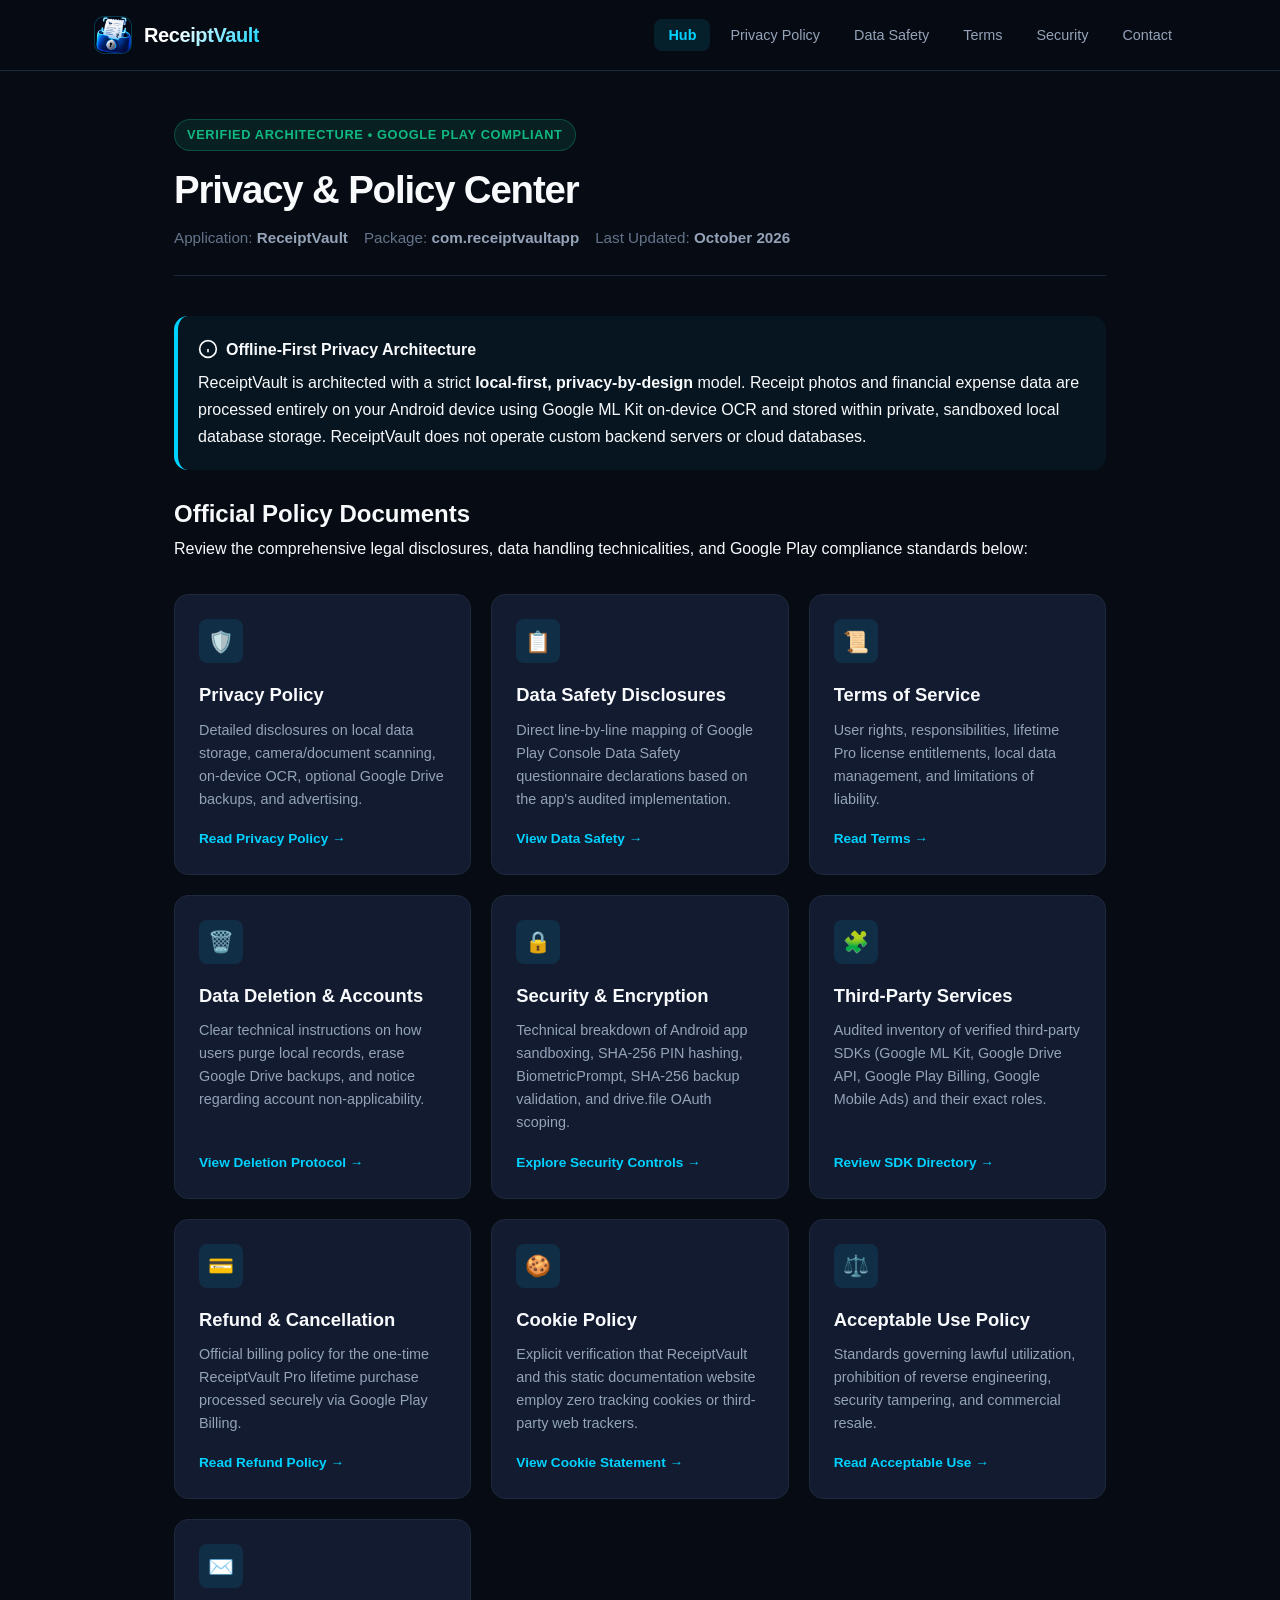
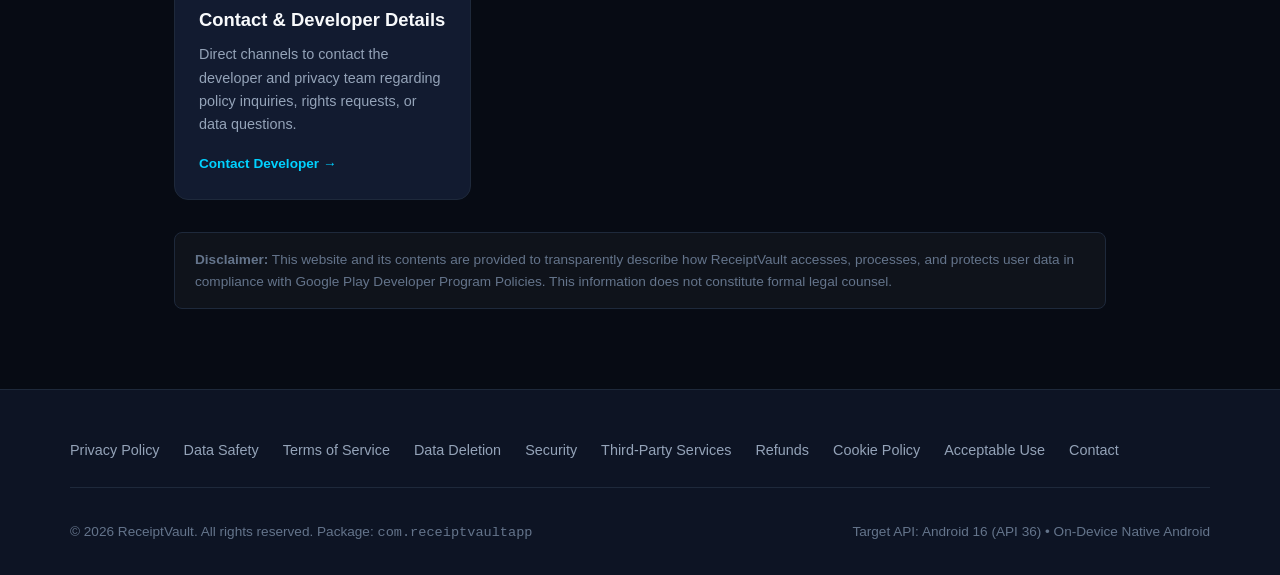
<file: receiptvault/index.html>
<!DOCTYPE html>
<html lang="en">
<head>
  <meta charset="UTF-8">
  <meta name="viewport" content="width=device-width, initial-scale=1.0">
  <title>ReceiptVault — Privacy &amp; Policy Center</title>
  <meta name="description" content="Official Privacy, Security, Legal Terms, and Data Safety documentation for the ReceiptVault Android application.">
  <link rel="canonical" href="https://[PRODUCTION_POLICY_DOMAIN]/index.html">
  <link rel="stylesheet" href="./css/style.css">
  <meta property="og:title" content="ReceiptVault — Privacy &amp; Policy Center">
  <meta property="og:description" content="Official Privacy, Security, and Legal documentation for ReceiptVault on Google Play.">
  <meta property="og:type" content="website">
</head>
<body>

  <header class="site-header">
    <div class="header-container">
      <a href="./index.html" class="brand-link">
        <div class="brand-logo">
          <img src="./assets/logo.png" alt="ReceiptVault Logo">
        </div>
        <span class="brand-name">ReceiptVault</span>
      </a>
      <button class="mobile-toggle" aria-label="Toggle navigation menu" aria-expanded="false">☰</button>
      <nav class="main-nav">
        <ul class="nav-links">
          <li><a href="./index.html" class="nav-link active">Hub</a></li>
          <li><a href="./privacy-policy.html" class="nav-link">Privacy Policy</a></li>
          <li><a href="./data-safety.html" class="nav-link">Data Safety</a></li>
          <li><a href="./terms-of-service.html" class="nav-link">Terms</a></li>
          <li><a href="./security.html" class="nav-link">Security</a></li>
          <li><a href="./contact.html" class="nav-link">Contact</a></li>
        </ul>
      </nav>
    </div>
  </header>

  <main class="content-wrapper">
    <div class="page-header">
      <div class="page-badge verified">Verified Architecture • Google Play Compliant</div>
      <h1 class="page-title">Privacy &amp; Policy Center</h1>
      <div class="page-meta">
        <span>Application: <strong>ReceiptVault</strong></span>
        <span>Package: <strong>com.receiptvaultapp</strong></span>
        <span>Last Updated: <strong>October 2026</strong></span>
      </div>
    </div>

    <div class="callout info">
      <div class="callout-title">
        <svg width="20" height="20" viewBox="0 0 24 24" fill="none" stroke="currentColor" stroke-width="2"><circle cx="12" cy="12" r="10"></circle><line x1="12" y1="16" x2="12" y2="12"></line><line x1="12" y1="8" x2="12.01" y2="8"></line></svg>
        Offline-First Privacy Architecture
      </div>
      <p>ReceiptVault is architected with a strict <strong>local-first, privacy-by-design</strong> model. Receipt photos and financial expense data are processed entirely on your Android device using Google ML Kit on-device OCR and stored within private, sandboxed local database storage. ReceiptVault does not operate custom backend servers or cloud databases.</p>
    </div>

    <section>
      <h2>Official Policy Documents</h2>
      <p>Review the comprehensive legal disclosures, data handling technicalities, and Google Play compliance standards below:</p>

      <div class="hub-grid">
        <a href="./privacy-policy.html" class="hub-card">
          <div class="hub-card-icon">🛡️</div>
          <div class="hub-card-title">Privacy Policy</div>
          <div class="hub-card-desc">Detailed disclosures on local data storage, camera/document scanning, on-device OCR, optional Google Drive backups, and advertising.</div>
          <div class="hub-card-link">Read Privacy Policy →</div>
        </a>

        <a href="./data-safety.html" class="hub-card">
          <div class="hub-card-icon">📋</div>
          <div class="hub-card-title">Data Safety Disclosures</div>
          <div class="hub-card-desc">Direct line-by-line mapping of Google Play Console Data Safety questionnaire declarations based on the app's audited implementation.</div>
          <div class="hub-card-link">View Data Safety →</div>
        </a>

        <a href="./terms-of-service.html" class="hub-card">
          <div class="hub-card-icon">📜</div>
          <div class="hub-card-title">Terms of Service</div>
          <div class="hub-card-desc">User rights, responsibilities, lifetime Pro license entitlements, local data management, and limitations of liability.</div>
          <div class="hub-card-link">Read Terms →</div>
        </a>

        <a href="./account-data-deletion.html" class="hub-card">
          <div class="hub-card-icon">🗑️</div>
          <div class="hub-card-title">Data Deletion &amp; Accounts</div>
          <div class="hub-card-desc">Clear technical instructions on how users purge local records, erase Google Drive backups, and notice regarding account non-applicability.</div>
          <div class="hub-card-link">View Deletion Protocol →</div>
        </a>

        <a href="./security.html" class="hub-card">
          <div class="hub-card-icon">🔒</div>
          <div class="hub-card-title">Security &amp; Encryption</div>
          <div class="hub-card-desc">Technical breakdown of Android app sandboxing, SHA-256 PIN hashing, BiometricPrompt, SHA-256 backup validation, and drive.file OAuth scoping.</div>
          <div class="hub-card-link">Explore Security Controls →</div>
        </a>

        <a href="./third-party-services.html" class="hub-card">
          <div class="hub-card-icon">🧩</div>
          <div class="hub-card-title">Third-Party Services</div>
          <div class="hub-card-desc">Audited inventory of verified third-party SDKs (Google ML Kit, Google Drive API, Google Play Billing, Google Mobile Ads) and their exact roles.</div>
          <div class="hub-card-link">Review SDK Directory →</div>
        </a>

        <a href="./refund-and-cancellation.html" class="hub-card">
          <div class="hub-card-icon">💳</div>
          <div class="hub-card-title">Refund &amp; Cancellation</div>
          <div class="hub-card-desc">Official billing policy for the one-time ReceiptVault Pro lifetime purchase processed securely via Google Play Billing.</div>
          <div class="hub-card-link">Read Refund Policy →</div>
        </a>

        <a href="./cookie-policy.html" class="hub-card">
          <div class="hub-card-icon">🍪</div>
          <div class="hub-card-title">Cookie Policy</div>
          <div class="hub-card-desc">Explicit verification that ReceiptVault and this static documentation website employ zero tracking cookies or third-party web trackers.</div>
          <div class="hub-card-link">View Cookie Statement →</div>
        </a>

        <a href="./acceptable-use-policy.html" class="hub-card">
          <div class="hub-card-icon">⚖️</div>
          <div class="hub-card-title">Acceptable Use Policy</div>
          <div class="hub-card-desc">Standards governing lawful utilization, prohibition of reverse engineering, security tampering, and commercial resale.</div>
          <div class="hub-card-link">Read Acceptable Use →</div>
        </a>

        <a href="./contact.html" class="hub-card">
          <div class="hub-card-icon">✉️</div>
          <div class="hub-card-title">Contact &amp; Developer Details</div>
          <div class="hub-card-desc">Direct channels to contact the developer and privacy team regarding policy inquiries, rights requests, or data questions.</div>
          <div class="hub-card-link">Contact Developer →</div>
        </a>
      </div>
    </section>

    <div class="disclaimer-box">
      <strong>Disclaimer:</strong> This website and its contents are provided to transparently describe how ReceiptVault accesses, processes, and protects user data in compliance with Google Play Developer Program Policies. This information does not constitute formal legal counsel.
    </div>
  </main>

  <footer class="site-footer">
    <div class="footer-container">
      <div class="footer-nav">
        <a href="./privacy-policy.html">Privacy Policy</a>
        <a href="./data-safety.html">Data Safety</a>
        <a href="./terms-of-service.html">Terms of Service</a>
        <a href="./account-data-deletion.html">Data Deletion</a>
        <a href="./security.html">Security</a>
        <a href="./third-party-services.html">Third-Party Services</a>
        <a href="./refund-and-cancellation.html">Refunds</a>
        <a href="./cookie-policy.html">Cookie Policy</a>
        <a href="./acceptable-use-policy.html">Acceptable Use</a>
        <a href="./contact.html">Contact</a>
      </div>
      <div class="footer-bottom">
        <div>&copy; 2026 ReceiptVault. All rights reserved. Package: <code>com.receiptvaultapp</code></div>
        <div>Target API: Android 16 (API 36) • On-Device Native Android</div>
      </div>
    </div>
  </footer>

  <script src="./js/main.js"></script>
</body>
</html>
</file>
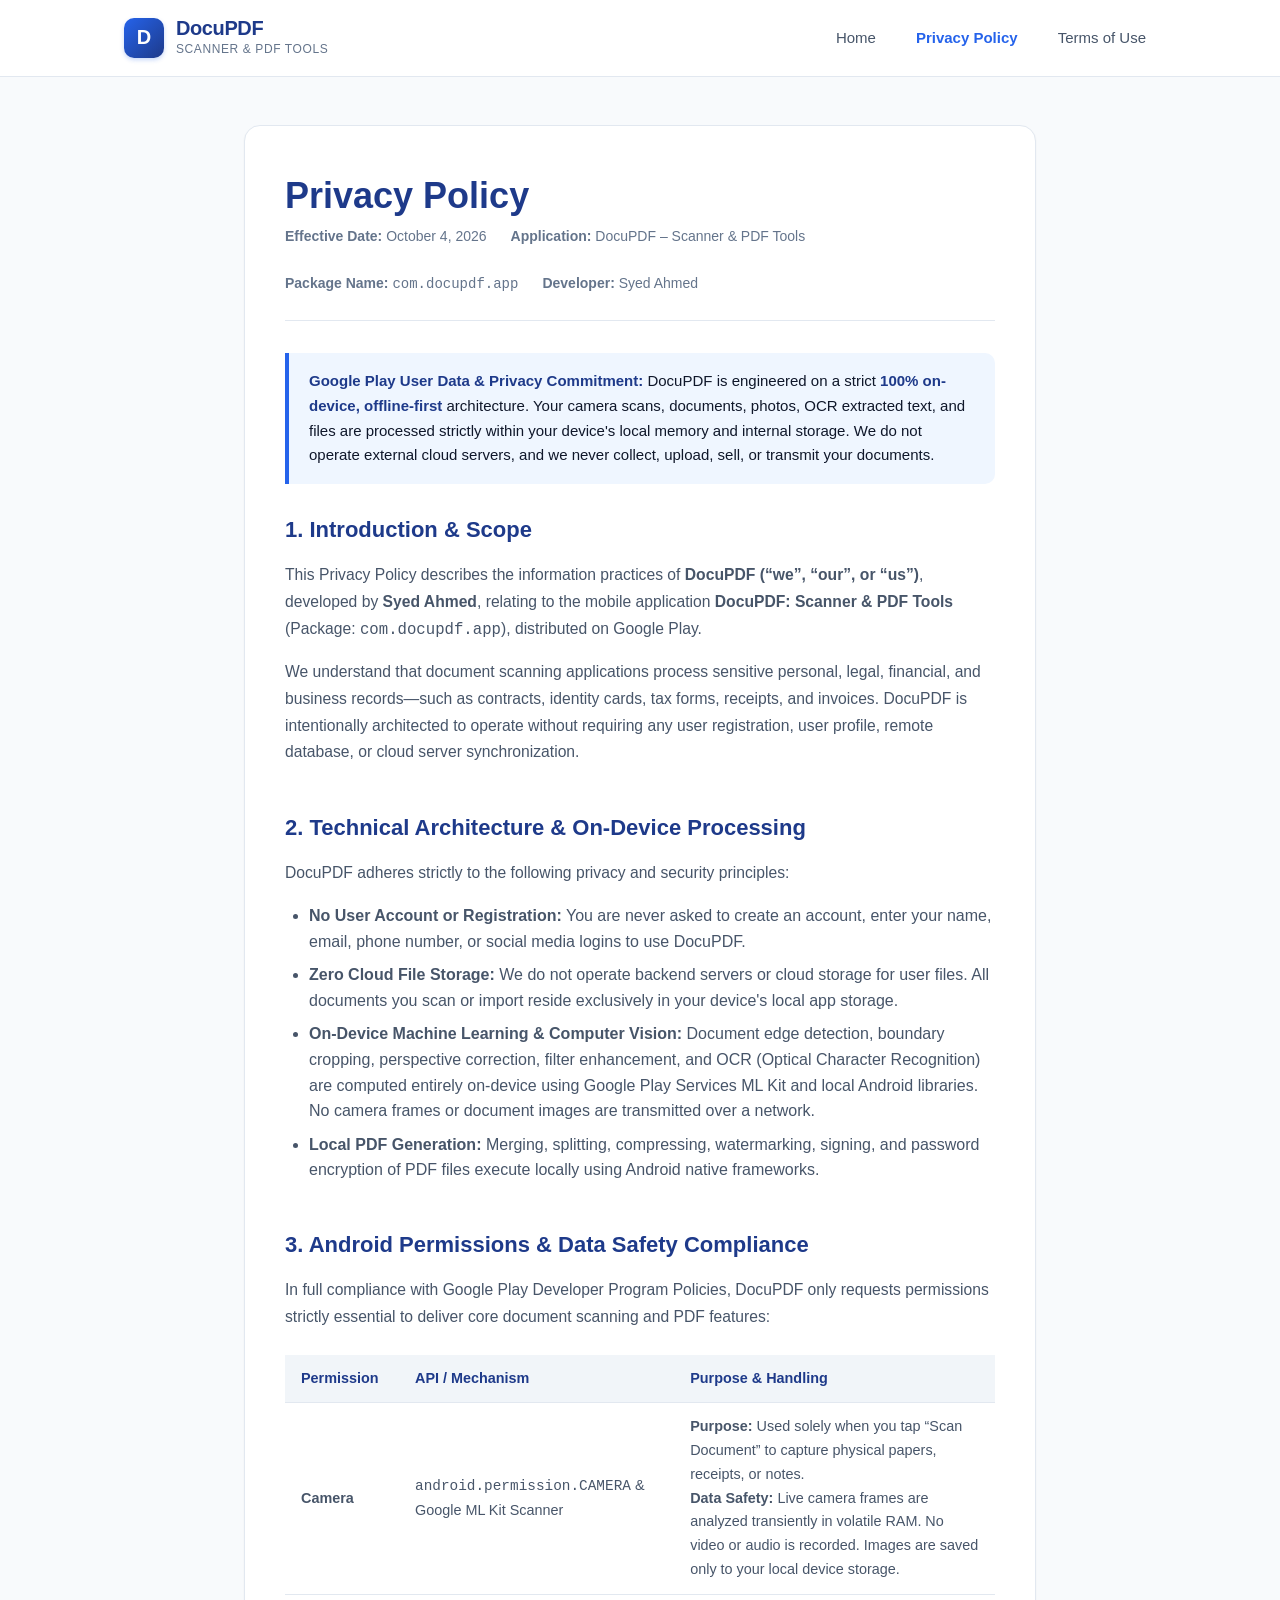
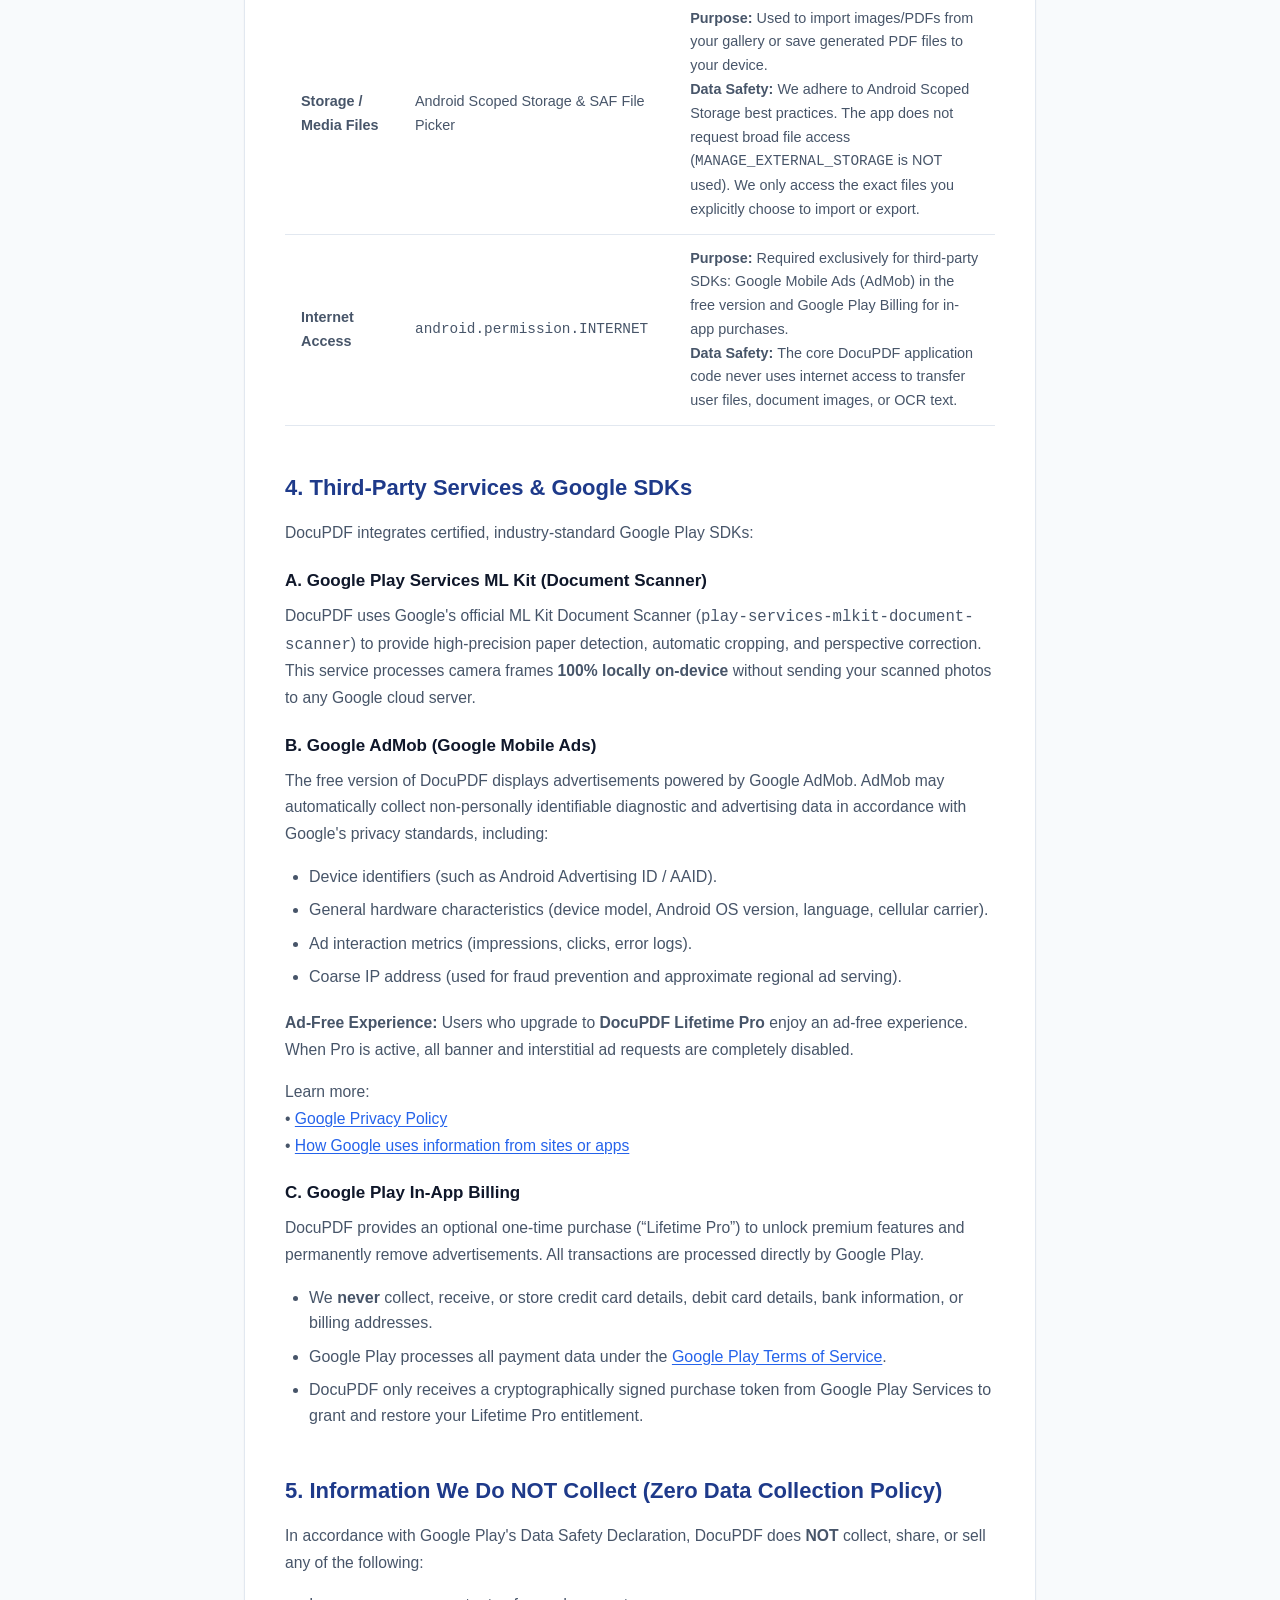
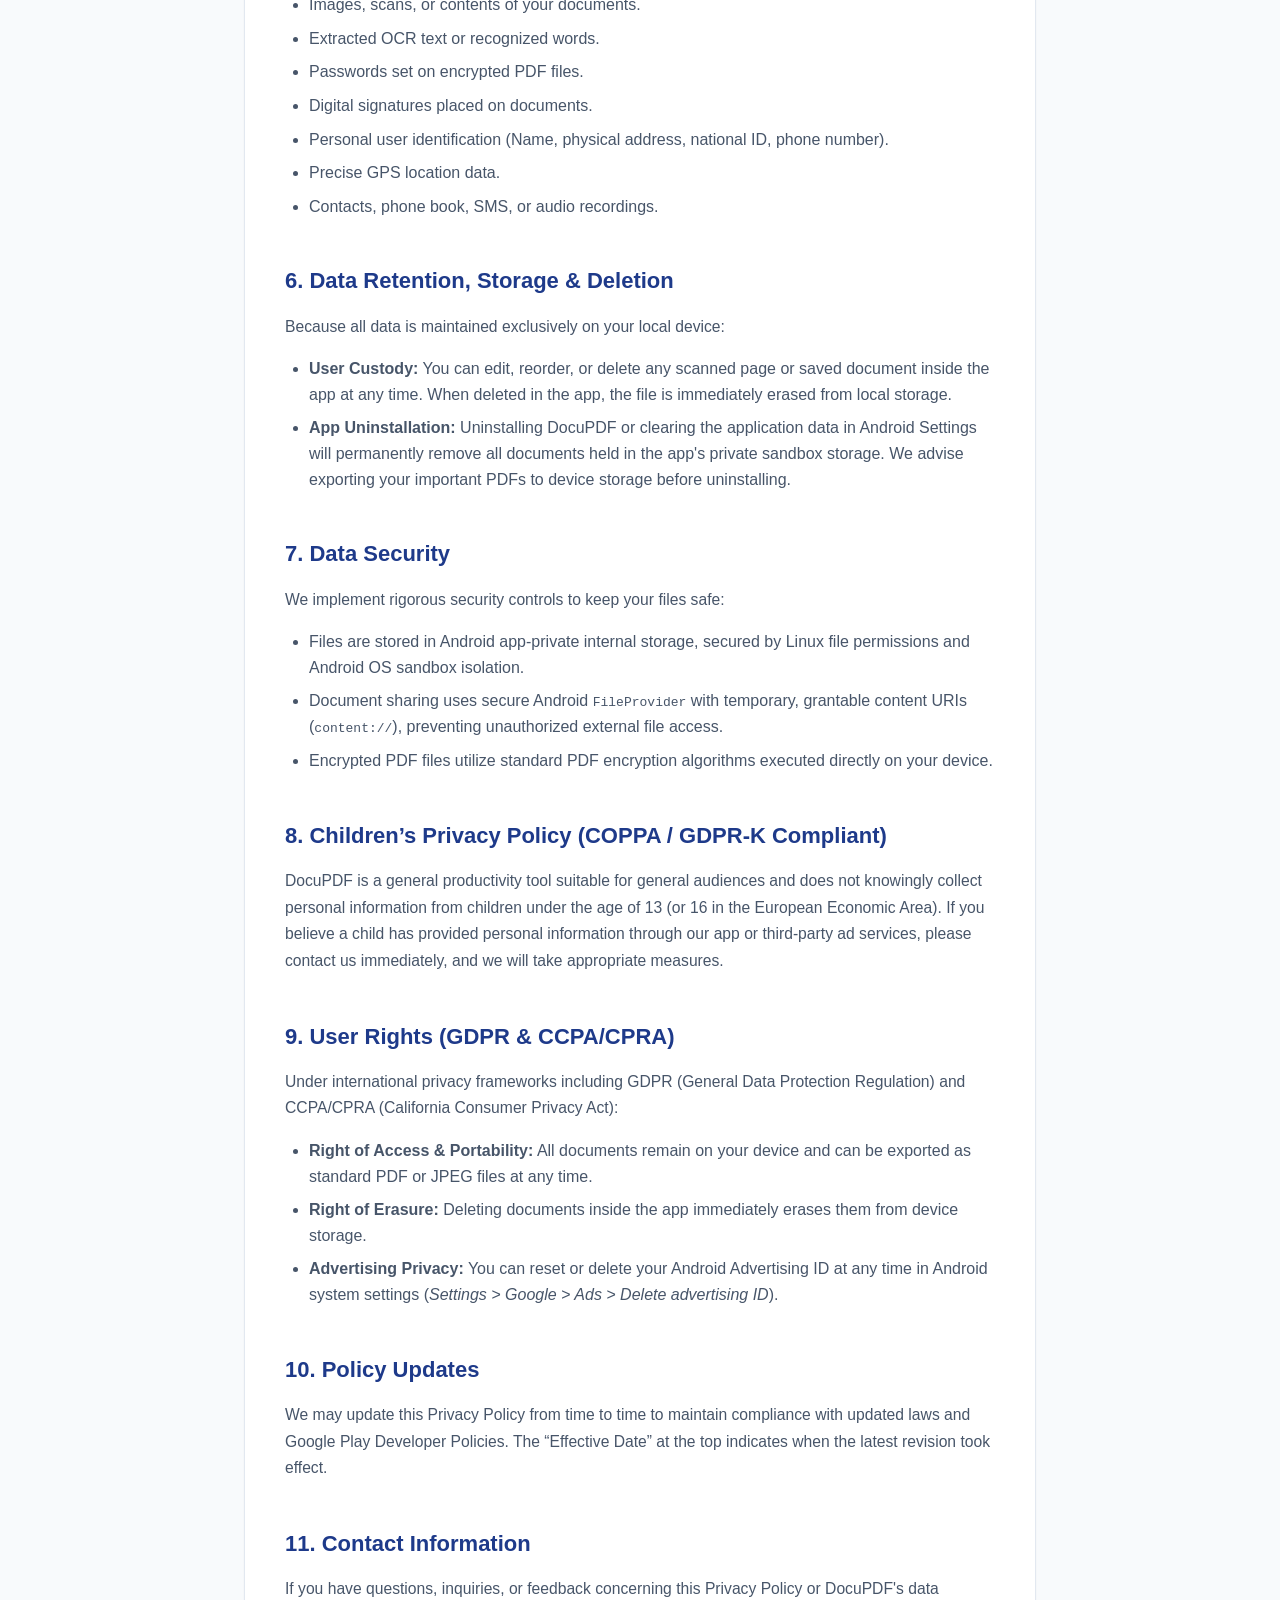
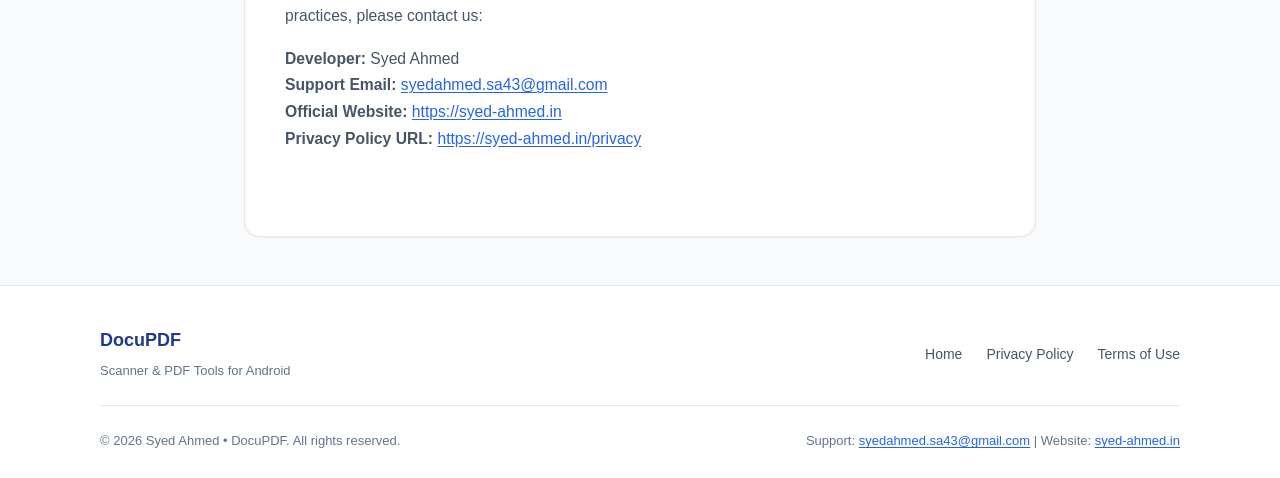
<file: DocuPDF/privacy-policy.html>
<!DOCTYPE html>
<html lang="en">
<head>
  <meta charset="UTF-8">
  <meta name="viewport" content="width=device-width, initial-scale=1.0">
  <meta name="description" content="Privacy Policy for DocuPDF: Scanner & PDF Tools. Learn how your data and documents are handled locally on your Android device. Fully compliant with Google Play Store Developer Policies.">
  <title>Privacy Policy | DocuPDF - Scanner & PDF Tools</title>
  <link rel="stylesheet" href="style.css">
</head>
<body>

  <!-- Header -->
  <header class="site-header">
    <div class="header-container">
      <a href="index.html" class="brand-link">
        <div class="brand-icon">D</div>
        <div class="brand-text-group">
          <span class="brand-title">DocuPDF</span>
          <span class="brand-subtitle">Scanner & PDF Tools</span>
        </div>
      </a>
      <nav aria-label="Main Navigation">
        <ul class="nav-links">
          <li><a href="index.html" class="nav-link">Home</a></li>
          <li><a href="privacy-policy.html" class="nav-link active">Privacy Policy</a></li>
          <li><a href="terms.html" class="nav-link">Terms of Use</a></li>
        </ul>
      </nav>
    </div>
  </header>

  <!-- Main Content -->
  <main class="main-content legal-content">
    <article class="legal-article">
      <header class="legal-header">
        <h1>Privacy Policy</h1>
        <div class="legal-meta">
          <span><strong>Effective Date:</strong> October 4, 2026</span>
          <span><strong>Application:</strong> DocuPDF &ndash; Scanner &amp; PDF Tools</span>
          <span><strong>Package Name:</strong> <code>com.docupdf.app</code></span>
          <span><strong>Developer:</strong> Syed Ahmed</span>
        </div>
      </header>

      <div class="callout-box">
        <p><strong>Google Play User Data &amp; Privacy Commitment:</strong> DocuPDF is engineered on a strict <strong>100% on-device, offline-first</strong> architecture. Your camera scans, documents, photos, OCR extracted text, and files are processed strictly within your device's local memory and internal storage. We do not operate external cloud servers, and we never collect, upload, sell, or transmit your documents.</p>
      </div>

      <!-- Section 1 -->
      <section class="legal-section">
        <h2>1. Introduction &amp; Scope</h2>
        <p>
          This Privacy Policy describes the information practices of <strong>DocuPDF (&ldquo;we&rdquo;, &ldquo;our&rdquo;, or &ldquo;us&rdquo;)</strong>, developed by <strong>Syed Ahmed</strong>, relating to the mobile application <strong>DocuPDF: Scanner &amp; PDF Tools</strong> (Package: <code>com.docupdf.app</code>), distributed on Google Play.
        </p>
        <p>
          We understand that document scanning applications process sensitive personal, legal, financial, and business records—such as contracts, identity cards, tax forms, receipts, and invoices. DocuPDF is intentionally architected to operate without requiring any user registration, user profile, remote database, or cloud server synchronization.
        </p>
      </section>

      <!-- Section 2 -->
      <section class="legal-section">
        <h2>2. Technical Architecture &amp; On-Device Processing</h2>
        <p>DocuPDF adheres strictly to the following privacy and security principles:</p>
        <ul>
          <li><strong>No User Account or Registration:</strong> You are never asked to create an account, enter your name, email, phone number, or social media logins to use DocuPDF.</li>
          <li><strong>Zero Cloud File Storage:</strong> We do not operate backend servers or cloud storage for user files. All documents you scan or import reside exclusively in your device's local app storage.</li>
          <li><strong>On-Device Machine Learning &amp; Computer Vision:</strong> Document edge detection, boundary cropping, perspective correction, filter enhancement, and OCR (Optical Character Recognition) are computed entirely on-device using Google Play Services ML Kit and local Android libraries. No camera frames or document images are transmitted over a network.</li>
          <li><strong>Local PDF Generation:</strong> Merging, splitting, compressing, watermarking, signing, and password encryption of PDF files execute locally using Android native frameworks.</li>
        </ul>
      </section>

      <!-- Section 3 -->
      <section class="legal-section">
        <h2>3. Android Permissions &amp; Data Safety Compliance</h2>
        <p>In full compliance with Google Play Developer Program Policies, DocuPDF only requests permissions strictly essential to deliver core document scanning and PDF features:</p>

        <div class="table-responsive">
          <table>
            <thead>
              <tr>
                <th>Permission</th>
                <th>API / Mechanism</th>
                <th>Purpose &amp; Handling</th>
              </tr>
            </thead>
            <tbody>
              <tr>
                <td><strong>Camera</strong></td>
                <td><code>android.permission.CAMERA</code> &amp; Google ML Kit Scanner</td>
                <td>
                  <strong>Purpose:</strong> Used solely when you tap &ldquo;Scan Document&rdquo; to capture physical papers, receipts, or notes.<br>
                  <strong>Data Safety:</strong> Live camera frames are analyzed transiently in volatile RAM. No video or audio is recorded. Images are saved only to your local device storage.
                </td>
              </tr>
              <tr>
                <td><strong>Storage / Media Files</strong></td>
                <td>Android Scoped Storage &amp; SAF File Picker</td>
                <td>
                  <strong>Purpose:</strong> Used to import images/PDFs from your gallery or save generated PDF files to your device.<br>
                  <strong>Data Safety:</strong> We adhere to Android Scoped Storage best practices. The app does not request broad file access (<code>MANAGE_EXTERNAL_STORAGE</code> is NOT used). We only access the exact files you explicitly choose to import or export.
                </td>
              </tr>
              <tr>
                <td><strong>Internet Access</strong></td>
                <td><code>android.permission.INTERNET</code></td>
                <td>
                  <strong>Purpose:</strong> Required exclusively for third-party SDKs: Google Mobile Ads (AdMob) in the free version and Google Play Billing for in-app purchases.<br>
                  <strong>Data Safety:</strong> The core DocuPDF application code never uses internet access to transfer user files, document images, or OCR text.
                </td>
              </tr>
            </tbody>
          </table>
        </div>
      </section>

      <!-- Section 4 -->
      <section class="legal-section">
        <h2>4. Third-Party Services &amp; Google SDKs</h2>
        <p>DocuPDF integrates certified, industry-standard Google Play SDKs:</p>

        <h3>A. Google Play Services ML Kit (Document Scanner)</h3>
        <p>
          DocuPDF uses Google's official ML Kit Document Scanner (<code>play-services-mlkit-document-scanner</code>) to provide high-precision paper detection, automatic cropping, and perspective correction. This service processes camera frames <strong>100% locally on-device</strong> without sending your scanned photos to any Google cloud server.
        </p>

        <h3>B. Google AdMob (Google Mobile Ads)</h3>
        <p>
          The free version of DocuPDF displays advertisements powered by Google AdMob. AdMob may automatically collect non-personally identifiable diagnostic and advertising data in accordance with Google's privacy standards, including:
        </p>
        <ul>
          <li>Device identifiers (such as Android Advertising ID / AAID).</li>
          <li>General hardware characteristics (device model, Android OS version, language, cellular carrier).</li>
          <li>Ad interaction metrics (impressions, clicks, error logs).</li>
          <li>Coarse IP address (used for fraud prevention and approximate regional ad serving).</li>
        </ul>
        <p>
          <strong>Ad-Free Experience:</strong> Users who upgrade to <strong>DocuPDF Lifetime Pro</strong> enjoy an ad-free experience. When Pro is active, all banner and interstitial ad requests are completely disabled.
        </p>
        <p>
          Learn more:
          <br>
          &bull; <a href="https://policies.google.com/privacy" target="_blank" rel="noopener noreferrer">Google Privacy Policy</a>
          <br>
          &bull; <a href="https://policies.google.com/technologies/ads" target="_blank" rel="noopener noreferrer">How Google uses information from sites or apps</a>
        </p>

        <h3>C. Google Play In-App Billing</h3>
        <p>
          DocuPDF provides an optional one-time purchase (&ldquo;Lifetime Pro&rdquo;) to unlock premium features and permanently remove advertisements. All transactions are processed directly by Google Play.
        </p>
        <ul>
          <li>We <strong>never</strong> collect, receive, or store credit card details, debit card details, bank information, or billing addresses.</li>
          <li>Google Play processes all payment data under the <a href="https://play.google.com/about/play-terms/" target="_blank" rel="noopener noreferrer">Google Play Terms of Service</a>.</li>
          <li>DocuPDF only receives a cryptographically signed purchase token from Google Play Services to grant and restore your Lifetime Pro entitlement.</li>
        </ul>
      </section>

      <!-- Section 5 -->
      <section class="legal-section">
        <h2>5. Information We Do NOT Collect (Zero Data Collection Policy)</h2>
        <p>In accordance with Google Play's Data Safety Declaration, DocuPDF does <strong>NOT</strong> collect, share, or sell any of the following:</p>
        <ul>
          <li>Images, scans, or contents of your documents.</li>
          <li>Extracted OCR text or recognized words.</li>
          <li>Passwords set on encrypted PDF files.</li>
          <li>Digital signatures placed on documents.</li>
          <li>Personal user identification (Name, physical address, national ID, phone number).</li>
          <li>Precise GPS location data.</li>
          <li>Contacts, phone book, SMS, or audio recordings.</li>
        </ul>
      </section>

      <!-- Section 6 -->
      <section class="legal-section">
        <h2>6. Data Retention, Storage &amp; Deletion</h2>
        <p>Because all data is maintained exclusively on your local device:</p>
        <ul>
          <li><strong>User Custody:</strong> You can edit, reorder, or delete any scanned page or saved document inside the app at any time. When deleted in the app, the file is immediately erased from local storage.</li>
          <li><strong>App Uninstallation:</strong> Uninstalling DocuPDF or clearing the application data in Android Settings will permanently remove all documents held in the app's private sandbox storage. We advise exporting your important PDFs to device storage before uninstalling.</li>
        </ul>
      </section>

      <!-- Section 7 -->
      <section class="legal-section">
        <h2>7. Data Security</h2>
        <p>
          We implement rigorous security controls to keep your files safe:
        </p>
        <ul>
          <li>Files are stored in Android app-private internal storage, secured by Linux file permissions and Android OS sandbox isolation.</li>
          <li>Document sharing uses secure Android <code>FileProvider</code> with temporary, grantable content URIs (<code>content://</code>), preventing unauthorized external file access.</li>
          <li>Encrypted PDF files utilize standard PDF encryption algorithms executed directly on your device.</li>
        </ul>
      </section>

      <!-- Section 8 -->
      <section class="legal-section">
        <h2>8. Children&rsquo;s Privacy Policy (COPPA / GDPR-K Compliant)</h2>
        <p>
          DocuPDF is a general productivity tool suitable for general audiences and does not knowingly collect personal information from children under the age of 13 (or 16 in the European Economic Area). If you believe a child has provided personal information through our app or third-party ad services, please contact us immediately, and we will take appropriate measures.
        </p>
      </section>

      <!-- Section 9 -->
      <section class="legal-section">
        <h2>9. User Rights (GDPR &amp; CCPA/CPRA)</h2>
        <p>
          Under international privacy frameworks including GDPR (General Data Protection Regulation) and CCPA/CPRA (California Consumer Privacy Act):
        </p>
        <ul>
          <li><strong>Right of Access &amp; Portability:</strong> All documents remain on your device and can be exported as standard PDF or JPEG files at any time.</li>
          <li><strong>Right of Erasure:</strong> Deleting documents inside the app immediately erases them from device storage.</li>
          <li><strong>Advertising Privacy:</strong> You can reset or delete your Android Advertising ID at any time in Android system settings (<em>Settings &gt; Google &gt; Ads &gt; Delete advertising ID</em>).</li>
        </ul>
      </section>

      <!-- Section 10 -->
      <section class="legal-section">
        <h2>10. Policy Updates</h2>
        <p>
          We may update this Privacy Policy from time to time to maintain compliance with updated laws and Google Play Developer Policies. The &ldquo;Effective Date&rdquo; at the top indicates when the latest revision took effect.
        </p>
      </section>

      <!-- Section 11 -->
      <section class="legal-section">
        <h2>11. Contact Information</h2>
        <p>
          If you have questions, inquiries, or feedback concerning this Privacy Policy or DocuPDF's data practices, please contact us:
        </p>
        <p>
          <strong>Developer:</strong> Syed Ahmed<br>
          <strong>Support Email:</strong> <a href="mailto:syedahmed.sa43@gmail.com">syedahmed.sa43@gmail.com</a><br>
          <strong>Official Website:</strong> <a href="https://syed-ahmed.in" target="_blank" rel="noopener noreferrer">https://syed-ahmed.in</a><br>
          <strong>Privacy Policy URL:</strong> <a href="https://syed-ahmed.in/privacy" target="_blank" rel="noopener noreferrer">https://syed-ahmed.in/privacy</a>
        </p>
      </section>
    </article>
  </main>

  <!-- Footer -->
  <footer class="site-footer">
    <div class="footer-container">
      <div class="footer-top">
        <div class="footer-brand">
          <span class="title">DocuPDF</span>
          <span class="subtitle">Scanner &amp; PDF Tools for Android</span>
        </div>
        <ul class="footer-nav">
          <li><a href="index.html">Home</a></li>
          <li><a href="privacy-policy.html">Privacy Policy</a></li>
          <li><a href="terms.html">Terms of Use</a></li>
        </ul>
      </div>
      <div class="footer-bottom">
        <p>&copy; 2026 Syed Ahmed &bull; DocuPDF. All rights reserved.</p>
        <p>Support: <a href="mailto:syedahmed.sa43@gmail.com">syedahmed.sa43@gmail.com</a> | Website: <a href="https://syed-ahmed.in">syed-ahmed.in</a></p>
      </div>
    </div>
  </footer>

</body>
</html>
</file>
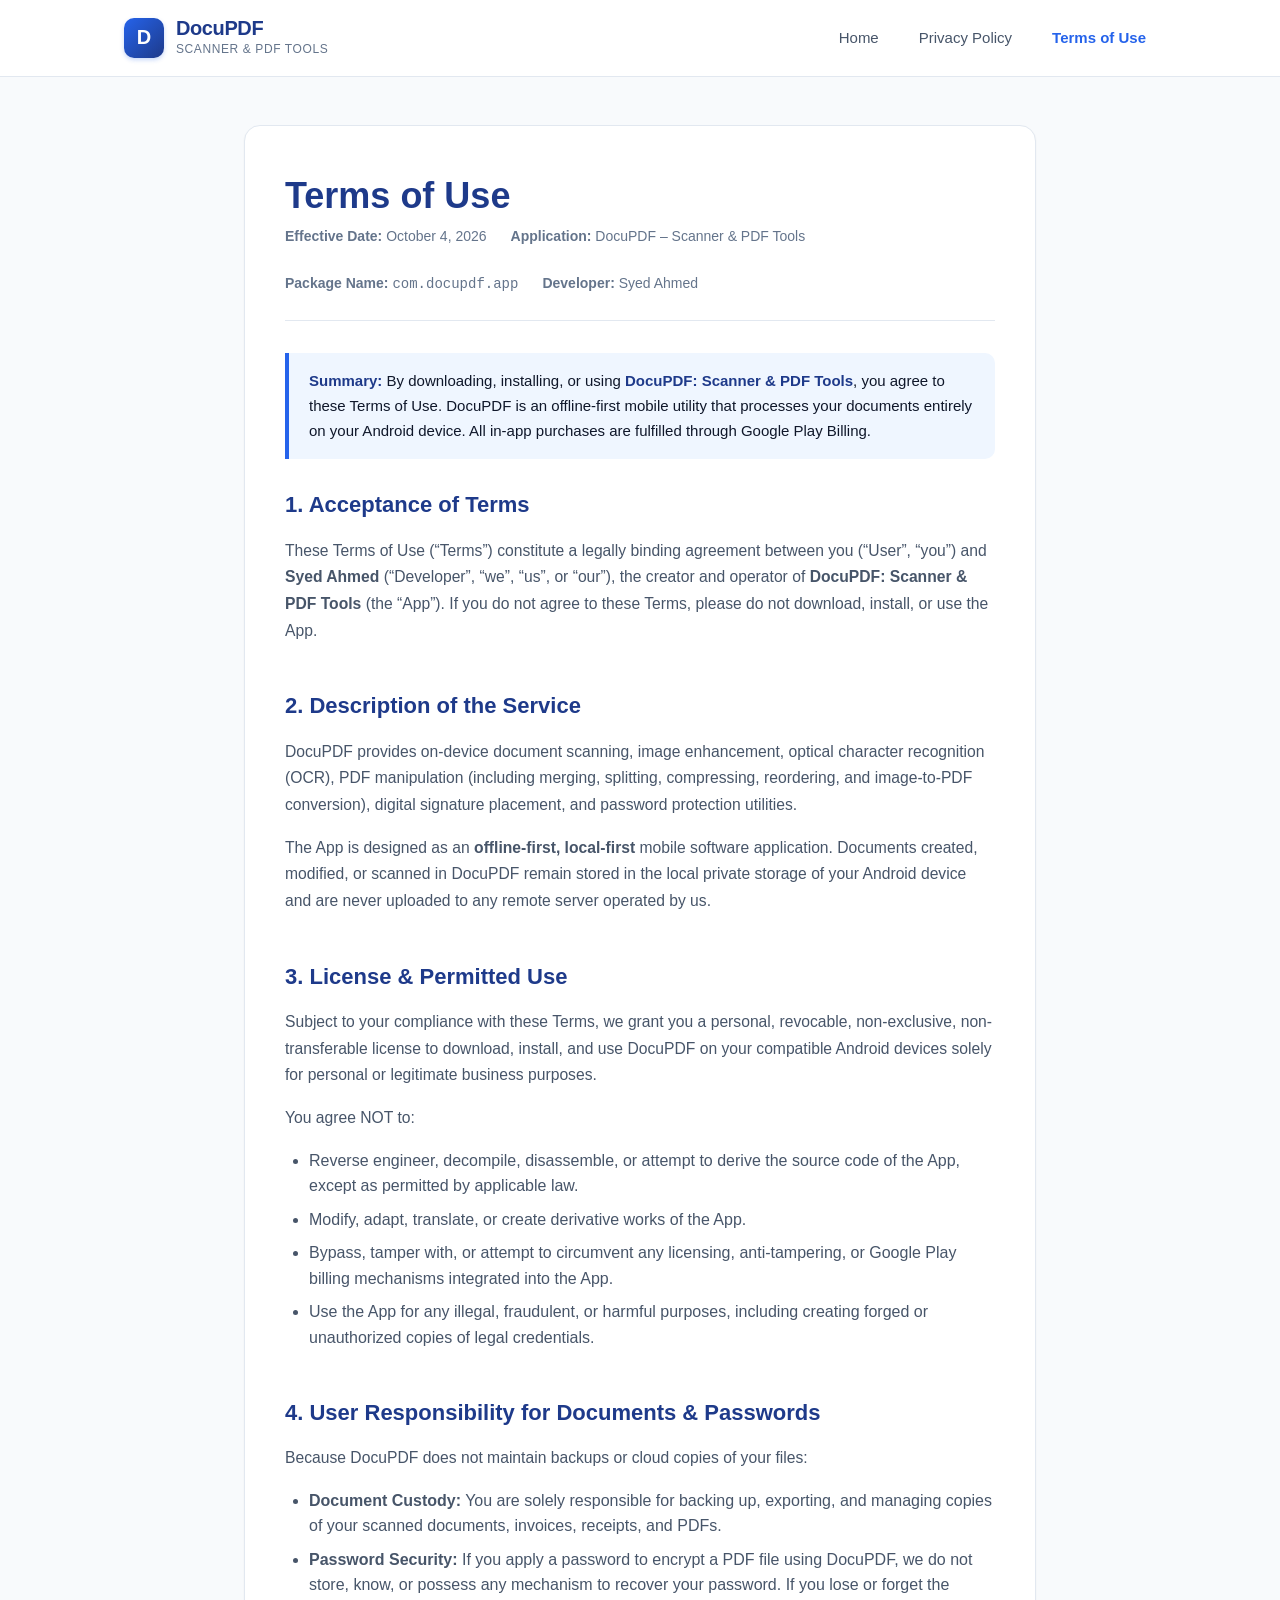
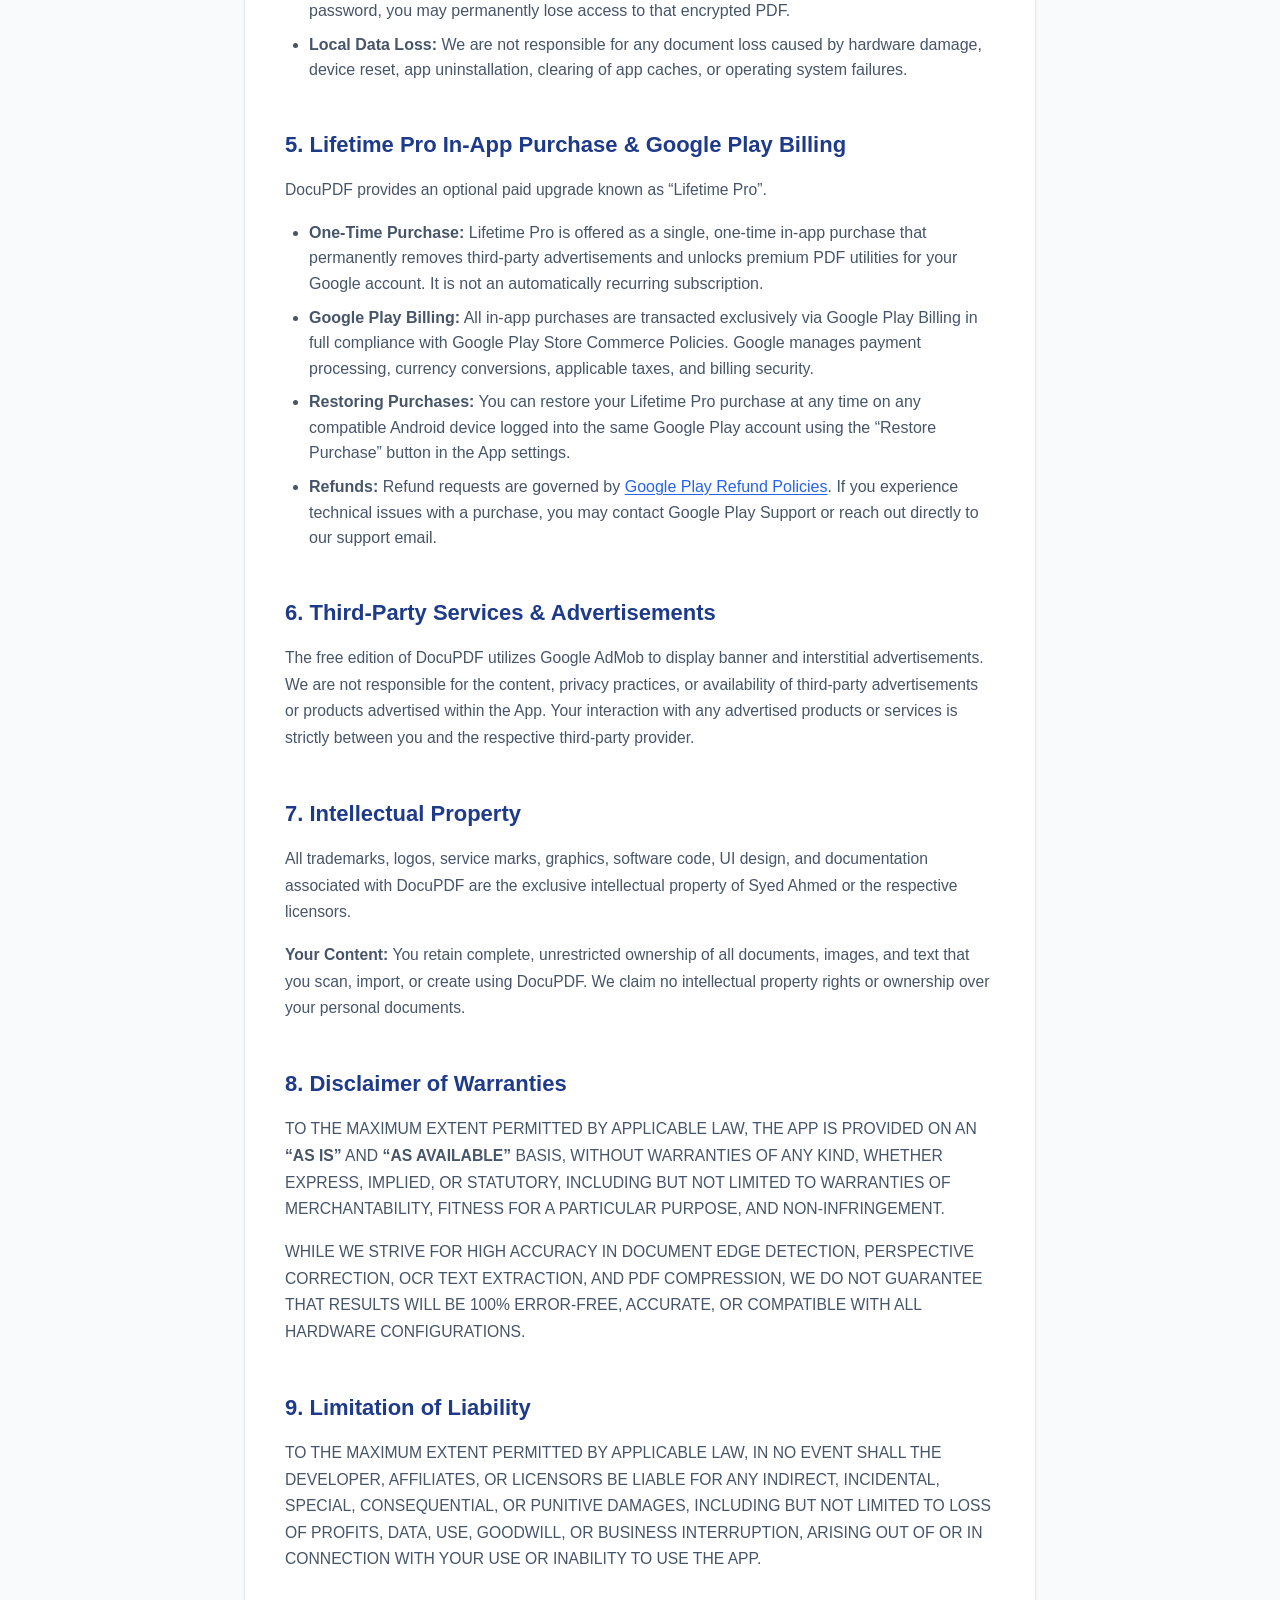
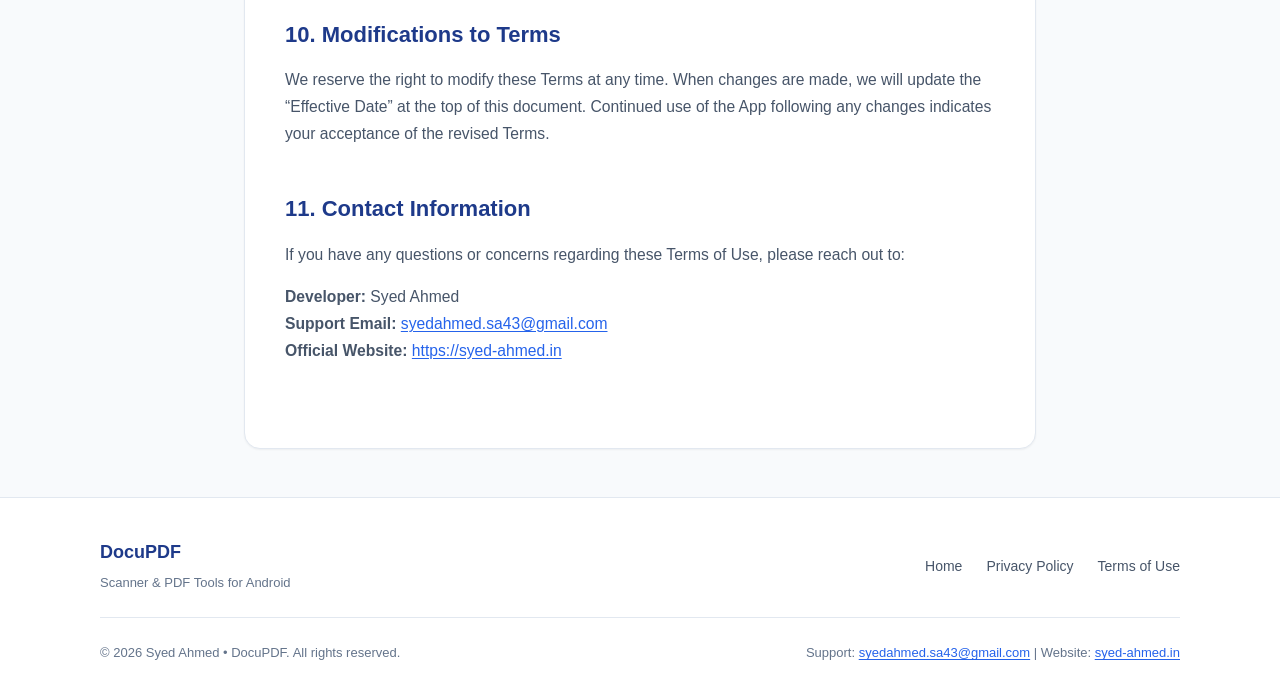
<file: DocuPDF/terms.html>
<!DOCTYPE html>
<html lang="en">
<head>
  <meta charset="UTF-8">
  <meta name="viewport" content="width=device-width, initial-scale=1.0">
  <meta name="description" content="Terms of Use for DocuPDF: Scanner & PDF Tools. Read our terms regarding app usage, lifetime purchases, and offline document processing.">
  <title>Terms of Use | DocuPDF - Scanner & PDF Tools</title>
  <link rel="stylesheet" href="style.css">
</head>
<body>

  <!-- Header -->
  <header class="site-header">
    <div class="header-container">
      <a href="index.html" class="brand-link">
        <div class="brand-icon">D</div>
        <div class="brand-text-group">
          <span class="brand-title">DocuPDF</span>
          <span class="brand-subtitle">Scanner & PDF Tools</span>
        </div>
      </a>
      <nav aria-label="Main Navigation">
        <ul class="nav-links">
          <li><a href="index.html" class="nav-link">Home</a></li>
          <li><a href="privacy-policy.html" class="nav-link">Privacy Policy</a></li>
          <li><a href="terms.html" class="nav-link active">Terms of Use</a></li>
        </ul>
      </nav>
    </div>
  </header>

  <!-- Main Content -->
  <main class="main-content legal-content">
    <article class="legal-article">
      <header class="legal-header">
        <h1>Terms of Use</h1>
        <div class="legal-meta">
          <span><strong>Effective Date:</strong> October 4, 2026</span>
          <span><strong>Application:</strong> DocuPDF &ndash; Scanner &amp; PDF Tools</span>
          <span><strong>Package Name:</strong> <code>com.docupdf.app</code></span>
          <span><strong>Developer:</strong> Syed Ahmed</span>
        </div>
      </header>

      <div class="callout-box">
        <p><strong>Summary:</strong> By downloading, installing, or using <strong>DocuPDF: Scanner &amp; PDF Tools</strong>, you agree to these Terms of Use. DocuPDF is an offline-first mobile utility that processes your documents entirely on your Android device. All in-app purchases are fulfilled through Google Play Billing.</p>
      </div>

      <!-- Section 1 -->
      <section class="legal-section">
        <h2>1. Acceptance of Terms</h2>
        <p>
          These Terms of Use (&ldquo;Terms&rdquo;) constitute a legally binding agreement between you (&ldquo;User&rdquo;, &ldquo;you&rdquo;) and <strong>Syed Ahmed</strong> (&ldquo;Developer&rdquo;, &ldquo;we&rdquo;, &ldquo;us&rdquo;, or &ldquo;our&rdquo;), the creator and operator of <strong>DocuPDF: Scanner &amp; PDF Tools</strong> (the &ldquo;App&rdquo;). If you do not agree to these Terms, please do not download, install, or use the App.
        </p>
      </section>

      <!-- Section 2 -->
      <section class="legal-section">
        <h2>2. Description of the Service</h2>
        <p>
          DocuPDF provides on-device document scanning, image enhancement, optical character recognition (OCR), PDF manipulation (including merging, splitting, compressing, reordering, and image-to-PDF conversion), digital signature placement, and password protection utilities.
        </p>
        <p>
          The App is designed as an <strong>offline-first, local-first</strong> mobile software application. Documents created, modified, or scanned in DocuPDF remain stored in the local private storage of your Android device and are never uploaded to any remote server operated by us.
        </p>
      </section>

      <!-- Section 3 -->
      <section class="legal-section">
        <h2>3. License &amp; Permitted Use</h2>
        <p>
          Subject to your compliance with these Terms, we grant you a personal, revocable, non-exclusive, non-transferable license to download, install, and use DocuPDF on your compatible Android devices solely for personal or legitimate business purposes.
        </p>
        <p>You agree NOT to:</p>
        <ul>
          <li>Reverse engineer, decompile, disassemble, or attempt to derive the source code of the App, except as permitted by applicable law.</li>
          <li>Modify, adapt, translate, or create derivative works of the App.</li>
          <li>Bypass, tamper with, or attempt to circumvent any licensing, anti-tampering, or Google Play billing mechanisms integrated into the App.</li>
          <li>Use the App for any illegal, fraudulent, or harmful purposes, including creating forged or unauthorized copies of legal credentials.</li>
        </ul>
      </section>

      <!-- Section 4 -->
      <section class="legal-section">
        <h2>4. User Responsibility for Documents &amp; Passwords</h2>
        <p>Because DocuPDF does not maintain backups or cloud copies of your files:</p>
        <ul>
          <li><strong>Document Custody:</strong> You are solely responsible for backing up, exporting, and managing copies of your scanned documents, invoices, receipts, and PDFs.</li>
          <li><strong>Password Security:</strong> If you apply a password to encrypt a PDF file using DocuPDF, we do not store, know, or possess any mechanism to recover your password. If you lose or forget the password, you may permanently lose access to that encrypted PDF.</li>
          <li><strong>Local Data Loss:</strong> We are not responsible for any document loss caused by hardware damage, device reset, app uninstallation, clearing of app caches, or operating system failures.</li>
        </ul>
      </section>

      <!-- Section 5 -->
      <section class="legal-section">
        <h2>5. Lifetime Pro In-App Purchase &amp; Google Play Billing</h2>
        <p>
          DocuPDF provides an optional paid upgrade known as &ldquo;Lifetime Pro&rdquo;.
        </p>
        <ul>
          <li><strong>One-Time Purchase:</strong> Lifetime Pro is offered as a single, one-time in-app purchase that permanently removes third-party advertisements and unlocks premium PDF utilities for your Google account. It is not an automatically recurring subscription.</li>
          <li><strong>Google Play Billing:</strong> All in-app purchases are transacted exclusively via Google Play Billing in full compliance with Google Play Store Commerce Policies. Google manages payment processing, currency conversions, applicable taxes, and billing security.</li>
          <li><strong>Restoring Purchases:</strong> You can restore your Lifetime Pro purchase at any time on any compatible Android device logged into the same Google Play account using the &ldquo;Restore Purchase&rdquo; button in the App settings.</li>
          <li><strong>Refunds:</strong> Refund requests are governed by <a href="https://support.google.com/googleplay/answer/2479637" target="_blank" rel="noopener noreferrer">Google Play Refund Policies</a>. If you experience technical issues with a purchase, you may contact Google Play Support or reach out directly to our support email.</li>
        </ul>
      </section>

      <!-- Section 6 -->
      <section class="legal-section">
        <h2>6. Third-Party Services &amp; Advertisements</h2>
        <p>
          The free edition of DocuPDF utilizes Google AdMob to display banner and interstitial advertisements. We are not responsible for the content, privacy practices, or availability of third-party advertisements or products advertised within the App. Your interaction with any advertised products or services is strictly between you and the respective third-party provider.
        </p>
      </section>

      <!-- Section 7 -->
      <section class="legal-section">
        <h2>7. Intellectual Property</h2>
        <p>
          All trademarks, logos, service marks, graphics, software code, UI design, and documentation associated with DocuPDF are the exclusive intellectual property of Syed Ahmed or the respective licensors.
        </p>
        <p>
          <strong>Your Content:</strong> You retain complete, unrestricted ownership of all documents, images, and text that you scan, import, or create using DocuPDF. We claim no intellectual property rights or ownership over your personal documents.
        </p>
      </section>

      <!-- Section 8 -->
      <section class="legal-section">
        <h2>8. Disclaimer of Warranties</h2>
        <p>
          TO THE MAXIMUM EXTENT PERMITTED BY APPLICABLE LAW, THE APP IS PROVIDED ON AN <strong>&ldquo;AS IS&rdquo;</strong> AND <strong>&ldquo;AS AVAILABLE&rdquo;</strong> BASIS, WITHOUT WARRANTIES OF ANY KIND, WHETHER EXPRESS, IMPLIED, OR STATUTORY, INCLUDING BUT NOT LIMITED TO WARRANTIES OF MERCHANTABILITY, FITNESS FOR A PARTICULAR PURPOSE, AND NON-INFRINGEMENT.
        </p>
        <p>
          WHILE WE STRIVE FOR HIGH ACCURACY IN DOCUMENT EDGE DETECTION, PERSPECTIVE CORRECTION, OCR TEXT EXTRACTION, AND PDF COMPRESSION, WE DO NOT GUARANTEE THAT RESULTS WILL BE 100% ERROR-FREE, ACCURATE, OR COMPATIBLE WITH ALL HARDWARE CONFIGURATIONS.
        </p>
      </section>

      <!-- Section 9 -->
      <section class="legal-section">
        <h2>9. Limitation of Liability</h2>
        <p>
          TO THE MAXIMUM EXTENT PERMITTED BY APPLICABLE LAW, IN NO EVENT SHALL THE DEVELOPER, AFFILIATES, OR LICENSORS BE LIABLE FOR ANY INDIRECT, INCIDENTAL, SPECIAL, CONSEQUENTIAL, OR PUNITIVE DAMAGES, INCLUDING BUT NOT LIMITED TO LOSS OF PROFITS, DATA, USE, GOODWILL, OR BUSINESS INTERRUPTION, ARISING OUT OF OR IN CONNECTION WITH YOUR USE OR INABILITY TO USE THE APP.
        </p>
      </section>

      <!-- Section 10 -->
      <section class="legal-section">
        <h2>10. Modifications to Terms</h2>
        <p>
          We reserve the right to modify these Terms at any time. When changes are made, we will update the &ldquo;Effective Date&rdquo; at the top of this document. Continued use of the App following any changes indicates your acceptance of the revised Terms.
        </p>
      </section>

      <!-- Section 11 -->
      <section class="legal-section">
        <h2>11. Contact Information</h2>
        <p>
          If you have any questions or concerns regarding these Terms of Use, please reach out to:
        </p>
        <p>
          <strong>Developer:</strong> Syed Ahmed<br>
          <strong>Support Email:</strong> <a href="mailto:syedahmed.sa43@gmail.com">syedahmed.sa43@gmail.com</a><br>
          <strong>Official Website:</strong> <a href="https://syed-ahmed.in" target="_blank" rel="noopener noreferrer">https://syed-ahmed.in</a>
        </p>
      </section>
    </article>
  </main>

  <!-- Footer -->
  <footer class="site-footer">
    <div class="footer-container">
      <div class="footer-top">
        <div class="footer-brand">
          <span class="title">DocuPDF</span>
          <span class="subtitle">Scanner &amp; PDF Tools for Android</span>
        </div>
        <ul class="footer-nav">
          <li><a href="index.html">Home</a></li>
          <li><a href="privacy-policy.html">Privacy Policy</a></li>
          <li><a href="terms.html">Terms of Use</a></li>
        </ul>
      </div>
      <div class="footer-bottom">
        <p>&copy; 2026 Syed Ahmed &bull; DocuPDF. All rights reserved.</p>
        <p>Support: <a href="mailto:syedahmed.sa43@gmail.com">syedahmed.sa43@gmail.com</a> | Website: <a href="https://syed-ahmed.in">syed-ahmed.in</a></p>
      </div>
    </div>
  </footer>

</body>
</html>
</file>
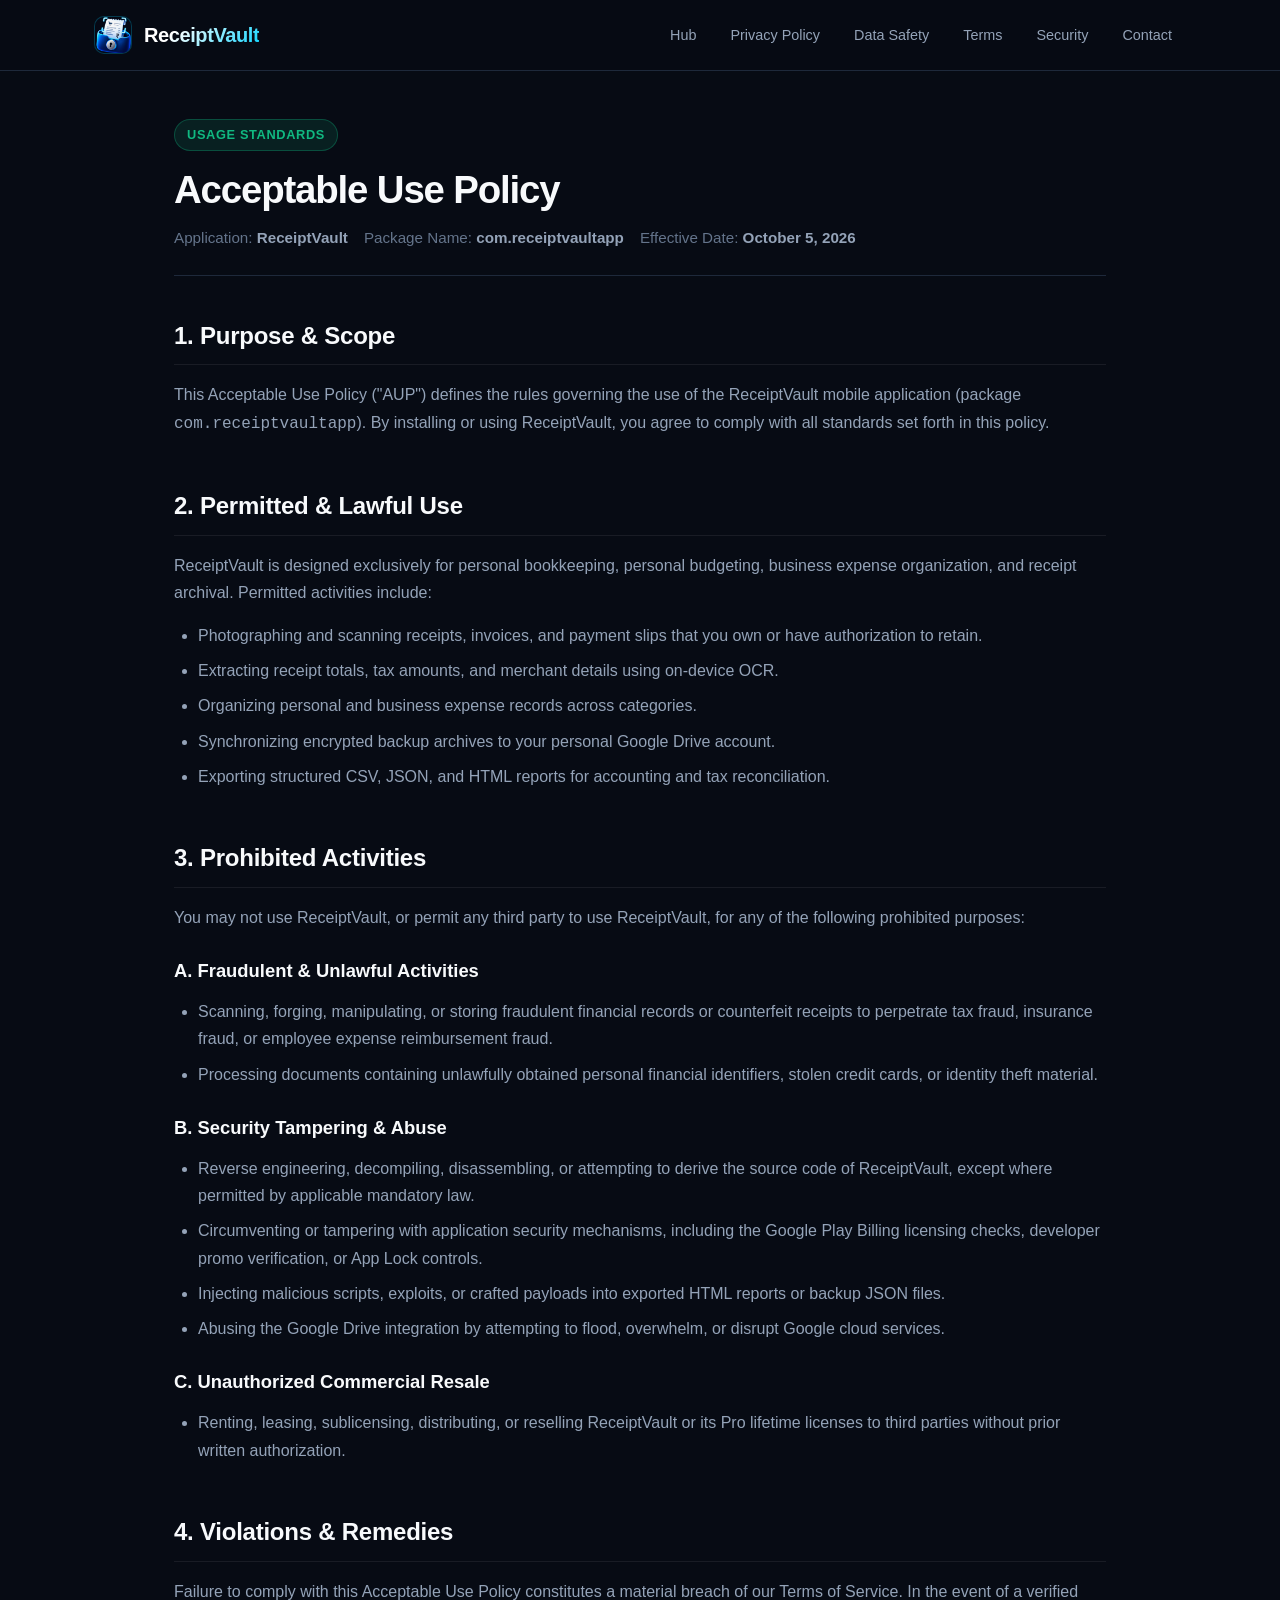
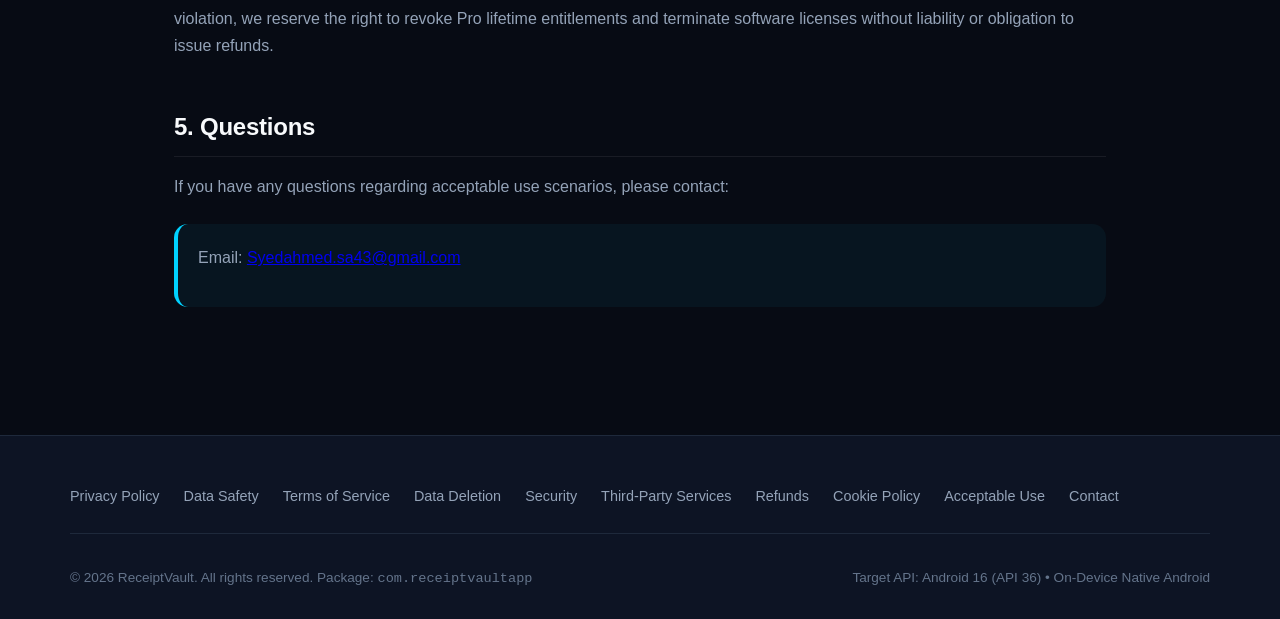
<file: receiptvault/acceptable-use-policy.html>
<!DOCTYPE html>
<html lang="en">
<head>
  <meta charset="UTF-8">
  <meta name="viewport" content="width=device-width, initial-scale=1.0">
  <title>ReceiptVault — Acceptable Use Policy</title>
  <meta name="description" content="Acceptable Use Policy governing permissible and prohibited activities when using ReceiptVault (com.receiptvaultapp).">
  <link rel="canonical" href="https://[PRODUCTION_POLICY_DOMAIN]/acceptable-use-policy.html">
  <link rel="stylesheet" href="./css/style.css">
  <meta property="og:title" content="ReceiptVault — Acceptable Use Policy">
  <meta property="og:description" content="Standards governing acceptable and prohibited usage of ReceiptVault.">
  <meta property="og:type" content="article">
</head>
<body>

  <header class="site-header">
    <div class="header-container">
      <a href="./index.html" class="brand-link">
        <div class="brand-logo">
          <img src="./assets/logo.png" alt="ReceiptVault Logo">
        </div>
        <span class="brand-name">ReceiptVault</span>
      </a>
      <button class="mobile-toggle" aria-label="Toggle navigation menu" aria-expanded="false">☰</button>
      <nav class="main-nav">
        <ul class="nav-links">
          <li><a href="./index.html" class="nav-link">Hub</a></li>
          <li><a href="./privacy-policy.html" class="nav-link">Privacy Policy</a></li>
          <li><a href="./data-safety.html" class="nav-link">Data Safety</a></li>
          <li><a href="./terms-of-service.html" class="nav-link">Terms</a></li>
          <li><a href="./security.html" class="nav-link">Security</a></li>
          <li><a href="./contact.html" class="nav-link">Contact</a></li>
        </ul>
      </nav>
    </div>
  </header>

  <main class="content-wrapper">
    <div class="page-header">
      <div class="page-badge verified">Usage Standards</div>
      <h1 class="page-title">Acceptable Use Policy</h1>
      <div class="page-meta">
        <span>Application: <strong>ReceiptVault</strong></span>
        <span>Package Name: <strong>com.receiptvaultapp</strong></span>
        <span>Effective Date: <strong>October 5, 2026</strong></span>
      </div>
    </div>

    <article class="policy-content">
      <section id="purpose">
        <h2>1. Purpose &amp; Scope</h2>
        <p>This Acceptable Use Policy ("AUP") defines the rules governing the use of the ReceiptVault mobile application (package <code>com.receiptvaultapp</code>). By installing or using ReceiptVault, you agree to comply with all standards set forth in this policy.</p>
      </section>

      <section id="permitted-use">
        <h2>2. Permitted &amp; Lawful Use</h2>
        <p>ReceiptVault is designed exclusively for personal bookkeeping, personal budgeting, business expense organization, and receipt archival. Permitted activities include:</p>
        <ul>
          <li>Photographing and scanning receipts, invoices, and payment slips that you own or have authorization to retain.</li>
          <li>Extracting receipt totals, tax amounts, and merchant details using on-device OCR.</li>
          <li>Organizing personal and business expense records across categories.</li>
          <li>Synchronizing encrypted backup archives to your personal Google Drive account.</li>
          <li>Exporting structured CSV, JSON, and HTML reports for accounting and tax reconciliation.</li>
        </ul>
      </section>

      <section id="prohibited-use">
        <h2>3. Prohibited Activities</h2>
        <p>You may not use ReceiptVault, or permit any third party to use ReceiptVault, for any of the following prohibited purposes:</p>

        <h3>A. Fraudulent &amp; Unlawful Activities</h3>
        <ul>
          <li>Scanning, forging, manipulating, or storing fraudulent financial records or counterfeit receipts to perpetrate tax fraud, insurance fraud, or employee expense reimbursement fraud.</li>
          <li>Processing documents containing unlawfully obtained personal financial identifiers, stolen credit cards, or identity theft material.</li>
        </ul>

        <h3>B. Security Tampering &amp; Abuse</h3>
        <ul>
          <li>Reverse engineering, decompiling, disassembling, or attempting to derive the source code of ReceiptVault, except where permitted by applicable mandatory law.</li>
          <li>Circumventing or tampering with application security mechanisms, including the Google Play Billing licensing checks, developer promo verification, or App Lock controls.</li>
          <li>Injecting malicious scripts, exploits, or crafted payloads into exported HTML reports or backup JSON files.</li>
          <li>Abusing the Google Drive integration by attempting to flood, overwhelm, or disrupt Google cloud services.</li>
        </ul>

        <h3>C. Unauthorized Commercial Resale</h3>
        <ul>
          <li>Renting, leasing, sublicensing, distributing, or reselling ReceiptVault or its Pro lifetime licenses to third parties without prior written authorization.</li>
        </ul>
      </section>

      <section id="enforcement">
        <h2>4. Violations &amp; Remedies</h2>
        <p>Failure to comply with this Acceptable Use Policy constitutes a material breach of our Terms of Service. In the event of a verified violation, we reserve the right to revoke Pro lifetime entitlements and terminate software licenses without liability or obligation to issue refunds.</p>
      </section>

      <section id="aup-contact">
        <h2>5. Questions</h2>
        <p>If you have any questions regarding acceptable use scenarios, please contact:</p>
        <div class="callout info">
          <p>Email: <a href="mailto:Syedahmed.sa43@gmail.com">Syedahmed.sa43@gmail.com</a></p>
        </div>
      </section>
    </article>
  </main>

  <footer class="site-footer">
    <div class="footer-container">
      <div class="footer-nav">
        <a href="./privacy-policy.html">Privacy Policy</a>
        <a href="./data-safety.html">Data Safety</a>
        <a href="./terms-of-service.html">Terms of Service</a>
        <a href="./account-data-deletion.html">Data Deletion</a>
        <a href="./security.html">Security</a>
        <a href="./third-party-services.html">Third-Party Services</a>
        <a href="./refund-and-cancellation.html">Refunds</a>
        <a href="./cookie-policy.html">Cookie Policy</a>
        <a href="./acceptable-use-policy.html">Acceptable Use</a>
        <a href="./contact.html">Contact</a>
      </div>
      <div class="footer-bottom">
        <div>&copy; 2026 ReceiptVault. All rights reserved. Package: <code>com.receiptvaultapp</code></div>
        <div>Target API: Android 16 (API 36) • On-Device Native Android</div>
      </div>
    </div>
  </footer>

  <script src="./js/main.js"></script>
</body>
</html>
</file>
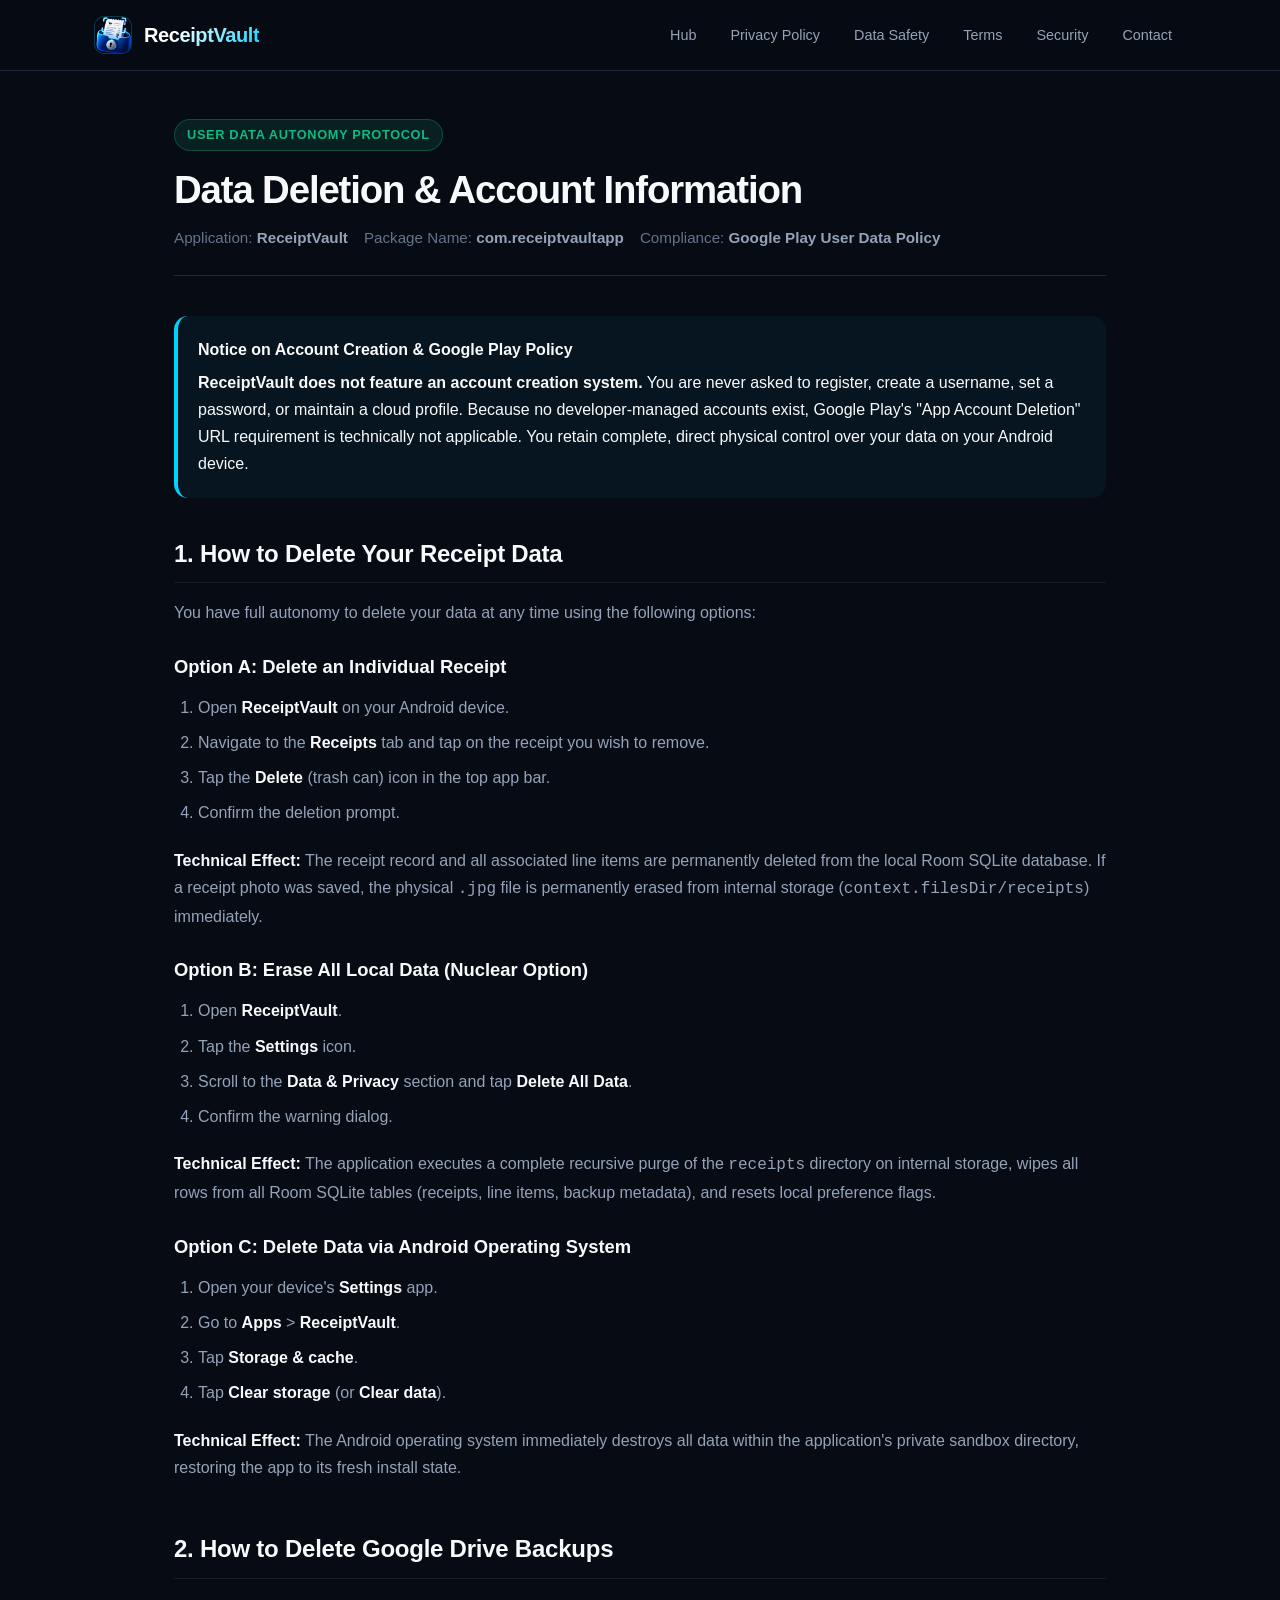
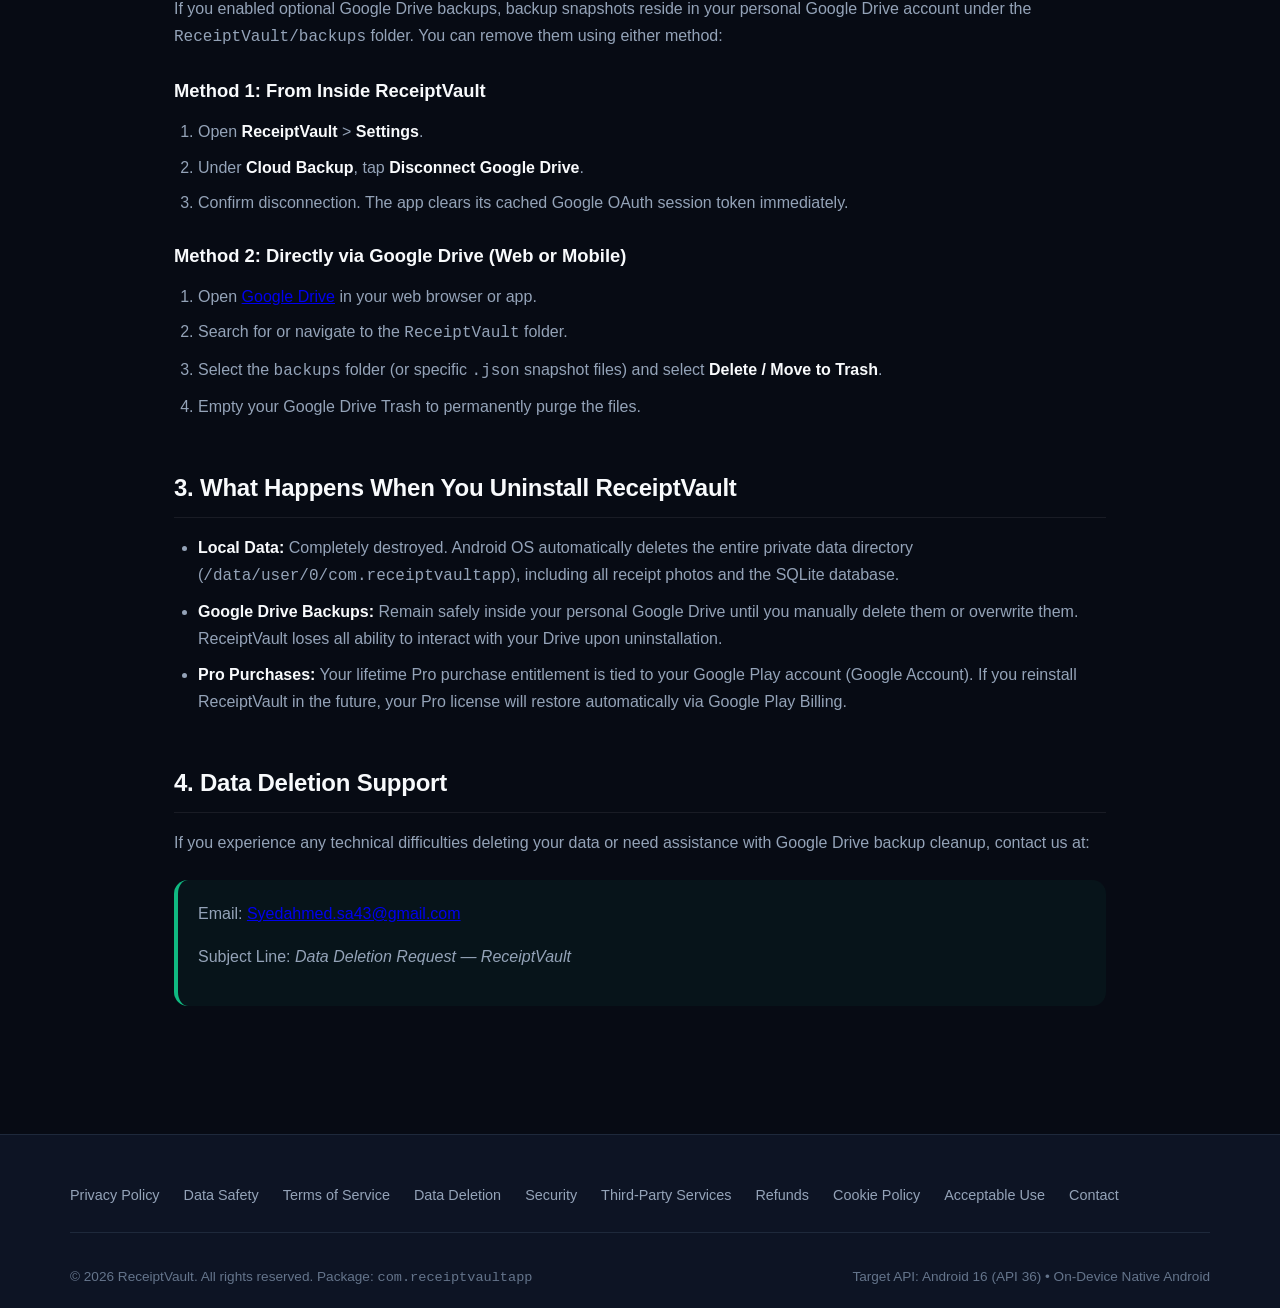
<file: receiptvault/account-data-deletion.html>
<!DOCTYPE html>
<html lang="en">
<head>
  <meta charset="UTF-8">
  <meta name="viewport" content="width=device-width, initial-scale=1.0">
  <title>ReceiptVault — Data Deletion &amp; Account Information</title>
  <meta name="description" content="Technical instructions for deleting receipt photos, database records, and Google Drive backups for ReceiptVault (com.receiptvaultapp).">
  <link rel="canonical" href="https://[PRODUCTION_POLICY_DOMAIN]/account-data-deletion.html">
  <link rel="stylesheet" href="./css/style.css">
  <meta property="og:title" content="ReceiptVault — Data Deletion &amp; Account Protocol">
  <meta property="og:description" content="Step-by-step instructions for deleting all data from ReceiptVault.">
  <meta property="og:type" content="article">
</head>
<body>

  <header class="site-header">
    <div class="header-container">
      <a href="./index.html" class="brand-link">
        <div class="brand-logo">
          <img src="./assets/logo.png" alt="ReceiptVault Logo">
        </div>
        <span class="brand-name">ReceiptVault</span>
      </a>
      <button class="mobile-toggle" aria-label="Toggle navigation menu" aria-expanded="false">☰</button>
      <nav class="main-nav">
        <ul class="nav-links">
          <li><a href="./index.html" class="nav-link">Hub</a></li>
          <li><a href="./privacy-policy.html" class="nav-link">Privacy Policy</a></li>
          <li><a href="./data-safety.html" class="nav-link">Data Safety</a></li>
          <li><a href="./terms-of-service.html" class="nav-link">Terms</a></li>
          <li><a href="./security.html" class="nav-link">Security</a></li>
          <li><a href="./contact.html" class="nav-link">Contact</a></li>
        </ul>
      </nav>
    </div>
  </header>

  <main class="content-wrapper">
    <div class="page-header">
      <div class="page-badge verified">User Data Autonomy Protocol</div>
      <h1 class="page-title">Data Deletion &amp; Account Information</h1>
      <div class="page-meta">
        <span>Application: <strong>ReceiptVault</strong></span>
        <span>Package Name: <strong>com.receiptvaultapp</strong></span>
        <span>Compliance: <strong>Google Play User Data Policy</strong></span>
      </div>
    </div>

    <div class="callout info">
      <div class="callout-title">Notice on Account Creation &amp; Google Play Policy</div>
      <p><strong>ReceiptVault does not feature an account creation system.</strong> You are never asked to register, create a username, set a password, or maintain a cloud profile. Because no developer-managed accounts exist, Google Play's "App Account Deletion" URL requirement is technically not applicable. You retain complete, direct physical control over your data on your Android device.</p>
    </div>

    <article class="policy-content">
      <section id="how-to-delete">
        <h2>1. How to Delete Your Receipt Data</h2>
        <p>You have full autonomy to delete your data at any time using the following options:</p>

        <h3>Option A: Delete an Individual Receipt</h3>
        <ol>
          <li>Open <strong>ReceiptVault</strong> on your Android device.</li>
          <li>Navigate to the <strong>Receipts</strong> tab and tap on the receipt you wish to remove.</li>
          <li>Tap the <strong>Delete</strong> (trash can) icon in the top app bar.</li>
          <li>Confirm the deletion prompt.</li>
        </ol>
        <p><strong>Technical Effect:</strong> The receipt record and all associated line items are permanently deleted from the local Room SQLite database. If a receipt photo was saved, the physical <code>.jpg</code> file is permanently erased from internal storage (<code>context.filesDir/receipts</code>) immediately.</p>

        <h3>Option B: Erase All Local Data (Nuclear Option)</h3>
        <ol>
          <li>Open <strong>ReceiptVault</strong>.</li>
          <li>Tap the <strong>Settings</strong> icon.</li>
          <li>Scroll to the <strong>Data &amp; Privacy</strong> section and tap <strong>Delete All Data</strong>.</li>
          <li>Confirm the warning dialog.</li>
        </ol>
        <p><strong>Technical Effect:</strong> The application executes a complete recursive purge of the <code>receipts</code> directory on internal storage, wipes all rows from all Room SQLite tables (receipts, line items, backup metadata), and resets local preference flags.</p>

        <h3>Option C: Delete Data via Android Operating System</h3>
        <ol>
          <li>Open your device's <strong>Settings</strong> app.</li>
          <li>Go to <strong>Apps</strong> &gt; <strong>ReceiptVault</strong>.</li>
          <li>Tap <strong>Storage &amp; cache</strong>.</li>
          <li>Tap <strong>Clear storage</strong> (or <strong>Clear data</strong>).</li>
        </ol>
        <p><strong>Technical Effect:</strong> The Android operating system immediately destroys all data within the application's private sandbox directory, restoring the app to its fresh install state.</p>
      </section>

      <section id="deleting-drive-backups">
        <h2>2. How to Delete Google Drive Backups</h2>
        <p>If you enabled optional Google Drive backups, backup snapshots reside in your personal Google Drive account under the <code>ReceiptVault/backups</code> folder. You can remove them using either method:</p>

        <h3>Method 1: From Inside ReceiptVault</h3>
        <ol>
          <li>Open <strong>ReceiptVault</strong> &gt; <strong>Settings</strong>.</li>
          <li>Under <strong>Cloud Backup</strong>, tap <strong>Disconnect Google Drive</strong>.</li>
          <li>Confirm disconnection. The app clears its cached Google OAuth session token immediately.</li>
        </ol>

        <h3>Method 2: Directly via Google Drive (Web or Mobile)</h3>
        <ol>
          <li>Open <a href="https://drive.google.com" target="_blank" rel="noopener">Google Drive</a> in your web browser or app.</li>
          <li>Search for or navigate to the <code>ReceiptVault</code> folder.</li>
          <li>Select the <code>backups</code> folder (or specific <code>.json</code> snapshot files) and select <strong>Delete / Move to Trash</strong>.</li>
          <li>Empty your Google Drive Trash to permanently purge the files.</li>
        </ol>
      </section>

      <section id="uninstall-effects">
        <h2>3. What Happens When You Uninstall ReceiptVault</h2>
        <ul>
          <li><strong>Local Data:</strong> Completely destroyed. Android OS automatically deletes the entire private data directory (<code>/data/user/0/com.receiptvaultapp</code>), including all receipt photos and the SQLite database.</li>
          <li><strong>Google Drive Backups:</strong> Remain safely inside your personal Google Drive until you manually delete them or overwrite them. ReceiptVault loses all ability to interact with your Drive upon uninstallation.</li>
          <li><strong>Pro Purchases:</strong> Your lifetime Pro purchase entitlement is tied to your Google Play account (Google Account). If you reinstall ReceiptVault in the future, your Pro license will restore automatically via Google Play Billing.</li>
        </ul>
      </section>

      <section id="assistance">
        <h2>4. Data Deletion Support</h2>
        <p>If you experience any technical difficulties deleting your data or need assistance with Google Drive backup cleanup, contact us at:</p>
        <div class="callout success">
          <p>Email: <a href="mailto:Syedahmed.sa43@gmail.com">Syedahmed.sa43@gmail.com</a></p>
          <p>Subject Line: <em>Data Deletion Request — ReceiptVault</em></p>
        </div>
      </section>
    </article>
  </main>

  <footer class="site-footer">
    <div class="footer-container">
      <div class="footer-nav">
        <a href="./privacy-policy.html">Privacy Policy</a>
        <a href="./data-safety.html">Data Safety</a>
        <a href="./terms-of-service.html">Terms of Service</a>
        <a href="./account-data-deletion.html">Data Deletion</a>
        <a href="./security.html">Security</a>
        <a href="./third-party-services.html">Third-Party Services</a>
        <a href="./refund-and-cancellation.html">Refunds</a>
        <a href="./cookie-policy.html">Cookie Policy</a>
        <a href="./acceptable-use-policy.html">Acceptable Use</a>
        <a href="./contact.html">Contact</a>
      </div>
      <div class="footer-bottom">
        <div>&copy; 2026 ReceiptVault. All rights reserved. Package: <code>com.receiptvaultapp</code></div>
        <div>Target API: Android 16 (API 36) • On-Device Native Android</div>
      </div>
    </div>
  </footer>

  <script src="./js/main.js"></script>
</body>
</html>
</file>
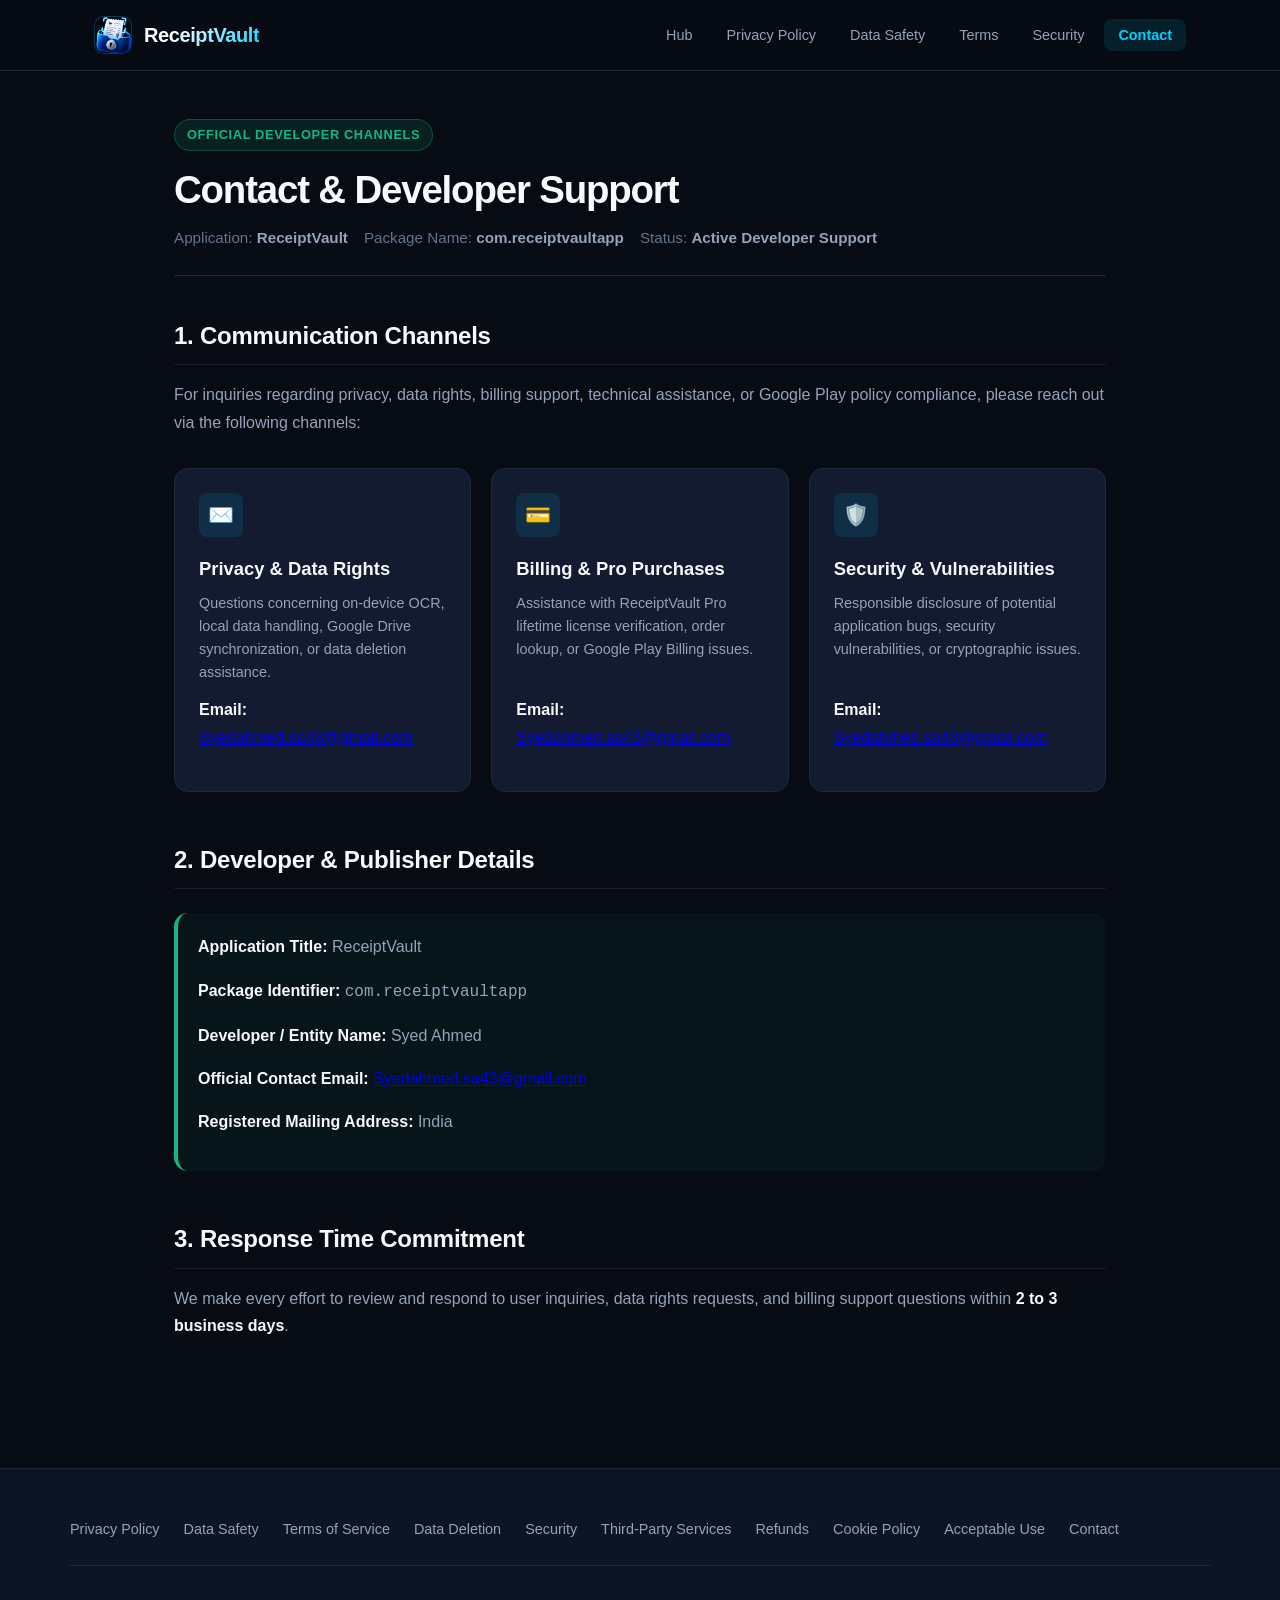
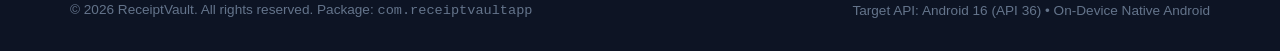
<file: receiptvault/contact.html>
<!DOCTYPE html>
<html lang="en">
<head>
  <meta charset="UTF-8">
  <meta name="viewport" content="width=device-width, initial-scale=1.0">
  <title>ReceiptVault — Contact &amp; Developer Information</title>
  <meta name="description" content="Official contact details and developer inquiry channels for ReceiptVault (com.receiptvaultapp).">
  <link rel="canonical" href="https://[PRODUCTION_POLICY_DOMAIN]/contact.html">
  <link rel="stylesheet" href="./css/style.css">
  <meta property="og:title" content="ReceiptVault — Contact &amp; Developer Information">
  <meta property="og:description" content="Contact the ReceiptVault developer and privacy team.">
  <meta property="og:type" content="article">
</head>
<body>

  <header class="site-header">
    <div class="header-container">
      <a href="./index.html" class="brand-link">
        <div class="brand-logo">
          <img src="./assets/logo.png" alt="ReceiptVault Logo">
        </div>
        <span class="brand-name">ReceiptVault</span>
      </a>
      <button class="mobile-toggle" aria-label="Toggle navigation menu" aria-expanded="false">☰</button>
      <nav class="main-nav">
        <ul class="nav-links">
          <li><a href="./index.html" class="nav-link">Hub</a></li>
          <li><a href="./privacy-policy.html" class="nav-link">Privacy Policy</a></li>
          <li><a href="./data-safety.html" class="nav-link">Data Safety</a></li>
          <li><a href="./terms-of-service.html" class="nav-link">Terms</a></li>
          <li><a href="./security.html" class="nav-link">Security</a></li>
          <li><a href="./contact.html" class="nav-link active">Contact</a></li>
        </ul>
      </nav>
    </div>
  </header>

  <main class="content-wrapper">
    <div class="page-header">
      <div class="page-badge verified">Official Developer Channels</div>
      <h1 class="page-title">Contact &amp; Developer Support</h1>
      <div class="page-meta">
        <span>Application: <strong>ReceiptVault</strong></span>
        <span>Package Name: <strong>com.receiptvaultapp</strong></span>
        <span>Status: <strong>Active Developer Support</strong></span>
      </div>
    </div>

    <article class="policy-content">
      <section id="inquiry-channels">
        <h2>1. Communication Channels</h2>
        <p>For inquiries regarding privacy, data rights, billing support, technical assistance, or Google Play policy compliance, please reach out via the following channels:</p>

        <div class="hub-grid">
          <div class="hub-card">
            <div class="hub-card-icon">✉️</div>
            <div class="hub-card-title">Privacy &amp; Data Rights</div>
            <div class="hub-card-desc">Questions concerning on-device OCR, local data handling, Google Drive synchronization, or data deletion assistance.</div>
            <p style="margin-top: 12px;"><strong>Email:</strong> <a href="mailto:Syedahmed.sa43@gmail.com">Syedahmed.sa43@gmail.com</a></p>
          </div>

          <div class="hub-card">
            <div class="hub-card-icon">💳</div>
            <div class="hub-card-title">Billing &amp; Pro Purchases</div>
            <div class="hub-card-desc">Assistance with ReceiptVault Pro lifetime license verification, order lookup, or Google Play Billing issues.</div>
            <p style="margin-top: 12px;"><strong>Email:</strong> <a href="mailto:Syedahmed.sa43@gmail.com">Syedahmed.sa43@gmail.com</a></p>
          </div>

          <div class="hub-card">
            <div class="hub-card-icon">🛡️</div>
            <div class="hub-card-title">Security &amp; Vulnerabilities</div>
            <div class="hub-card-desc">Responsible disclosure of potential application bugs, security vulnerabilities, or cryptographic issues.</div>
            <p style="margin-top: 12px;"><strong>Email:</strong> <a href="mailto:Syedahmed.sa43@gmail.com">Syedahmed.sa43@gmail.com</a></p>
          </div>
        </div>
      </section>

      <section id="developer-registration">
        <h2>2. Developer &amp; Publisher Details</h2>
        <div class="callout success">
          <p><strong>Application Title:</strong> ReceiptVault</p>
          <p><strong>Package Identifier:</strong> <code>com.receiptvaultapp</code></p>
          <p><strong>Developer / Entity Name:</strong> Syed Ahmed</p>
          <p><strong>Official Contact Email:</strong> <a href="mailto:Syedahmed.sa43@gmail.com">Syedahmed.sa43@gmail.com</a></p>
          <p><strong>Registered Mailing Address:</strong> India</p>
        </div>
      </section>

      <section id="response-time">
        <h2>3. Response Time Commitment</h2>
        <p>We make every effort to review and respond to user inquiries, data rights requests, and billing support questions within <strong>2 to 3 business days</strong>.</p>
      </section>
    </article>
  </main>

  <footer class="site-footer">
    <div class="footer-container">
      <div class="footer-nav">
        <a href="./privacy-policy.html">Privacy Policy</a>
        <a href="./data-safety.html">Data Safety</a>
        <a href="./terms-of-service.html">Terms of Service</a>
        <a href="./account-data-deletion.html">Data Deletion</a>
        <a href="./security.html">Security</a>
        <a href="./third-party-services.html">Third-Party Services</a>
        <a href="./refund-and-cancellation.html">Refunds</a>
        <a href="./cookie-policy.html">Cookie Policy</a>
        <a href="./acceptable-use-policy.html">Acceptable Use</a>
        <a href="./contact.html">Contact</a>
      </div>
      <div class="footer-bottom">
        <div>&copy; 2026 ReceiptVault. All rights reserved. Package: <code>com.receiptvaultapp</code></div>
        <div>Target API: Android 16 (API 36) • On-Device Native Android</div>
      </div>
    </div>
  </footer>

  <script src="./js/main.js"></script>
</body>
</html>
</file>
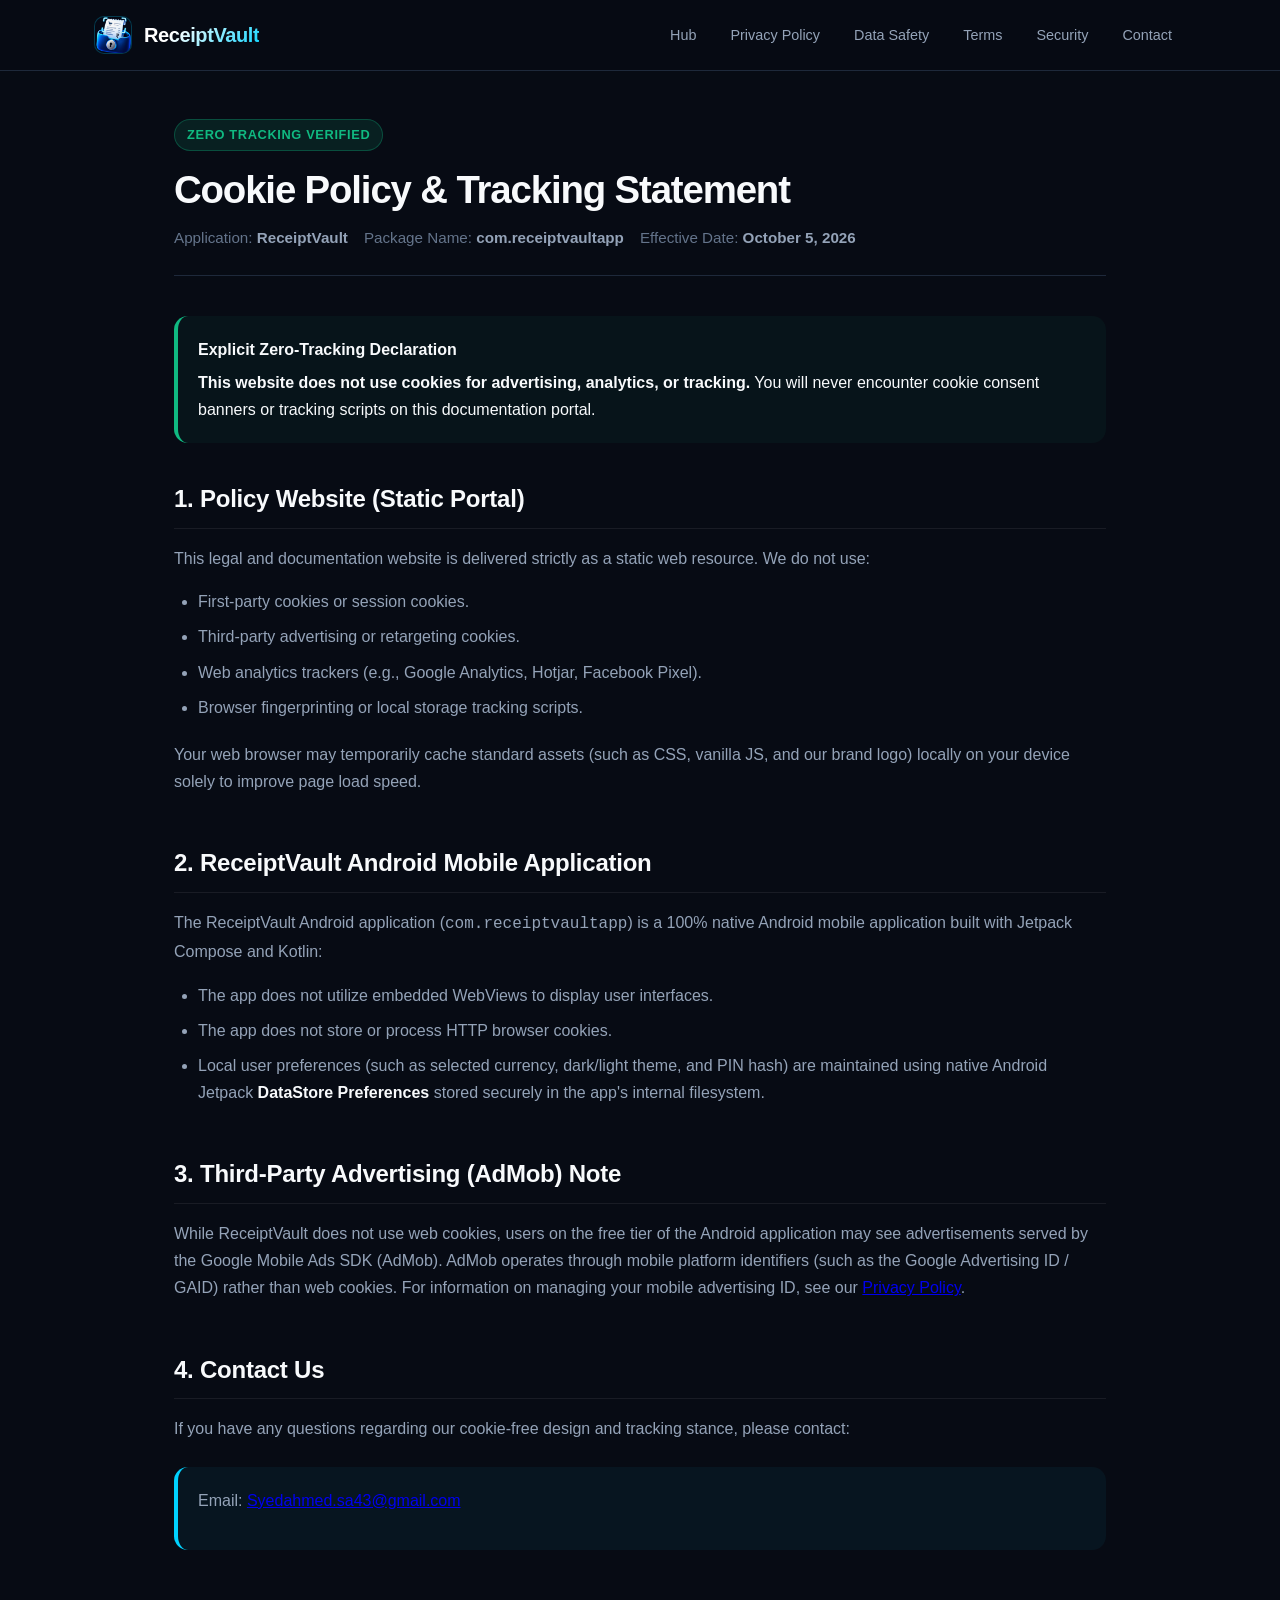
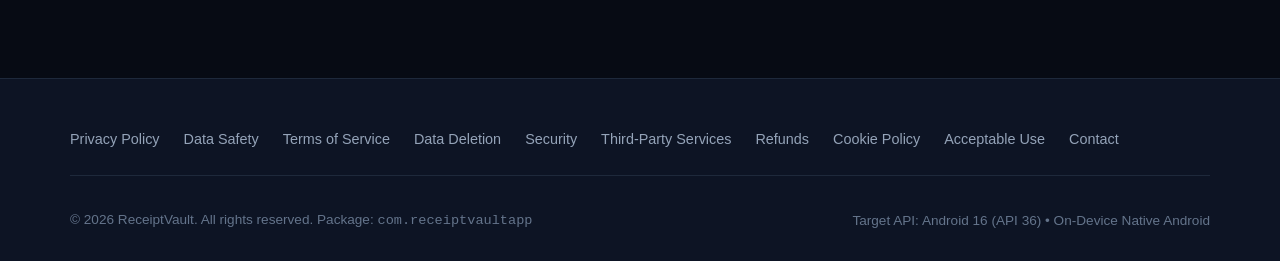
<file: receiptvault/cookie-policy.html>
<!DOCTYPE html>
<html lang="en">
<head>
  <meta charset="UTF-8">
  <meta name="viewport" content="width=device-width, initial-scale=1.0">
  <title>ReceiptVault — Cookie Policy &amp; Tracking Statement</title>
  <meta name="description" content="Official statement regarding cookies and web tracking technologies for ReceiptVault and this policy website.">
  <link rel="canonical" href="https://[PRODUCTION_POLICY_DOMAIN]/cookie-policy.html">
  <link rel="stylesheet" href="./css/style.css">
  <meta property="og:title" content="ReceiptVault — Cookie Policy">
  <meta property="og:description" content="ReceiptVault employs zero tracking cookies across this site and the mobile app.">
  <meta property="og:type" content="article">
</head>
<body>

  <header class="site-header">
    <div class="header-container">
      <a href="./index.html" class="brand-link">
        <div class="brand-logo">
          <img src="./assets/logo.png" alt="ReceiptVault Logo">
        </div>
        <span class="brand-name">ReceiptVault</span>
      </a>
      <button class="mobile-toggle" aria-label="Toggle navigation menu" aria-expanded="false">☰</button>
      <nav class="main-nav">
        <ul class="nav-links">
          <li><a href="./index.html" class="nav-link">Hub</a></li>
          <li><a href="./privacy-policy.html" class="nav-link">Privacy Policy</a></li>
          <li><a href="./data-safety.html" class="nav-link">Data Safety</a></li>
          <li><a href="./terms-of-service.html" class="nav-link">Terms</a></li>
          <li><a href="./security.html" class="nav-link">Security</a></li>
          <li><a href="./contact.html" class="nav-link">Contact</a></li>
        </ul>
      </nav>
    </div>
  </header>

  <main class="content-wrapper">
    <div class="page-header">
      <div class="page-badge verified">Zero Tracking Verified</div>
      <h1 class="page-title">Cookie Policy &amp; Tracking Statement</h1>
      <div class="page-meta">
        <span>Application: <strong>ReceiptVault</strong></span>
        <span>Package Name: <strong>com.receiptvaultapp</strong></span>
        <span>Effective Date: <strong>October 5, 2026</strong></span>
      </div>
    </div>

    <div class="callout success">
      <div class="callout-title">Explicit Zero-Tracking Declaration</div>
      <p><strong>This website does not use cookies for advertising, analytics, or tracking.</strong> You will never encounter cookie consent banners or tracking scripts on this documentation portal.</p>
    </div>

    <article class="policy-content">
      <section id="website-cookies">
        <h2>1. Policy Website (Static Portal)</h2>
        <p>This legal and documentation website is delivered strictly as a static web resource. We do not use:</p>
        <ul>
          <li>First-party cookies or session cookies.</li>
          <li>Third-party advertising or retargeting cookies.</li>
          <li>Web analytics trackers (e.g., Google Analytics, Hotjar, Facebook Pixel).</li>
          <li>Browser fingerprinting or local storage tracking scripts.</li>
        </ul>
        <p>Your web browser may temporarily cache standard assets (such as CSS, vanilla JS, and our brand logo) locally on your device solely to improve page load speed.</p>
      </section>

      <section id="mobile-app-cookies">
        <h2>2. ReceiptVault Android Mobile Application</h2>
        <p>The ReceiptVault Android application (<code>com.receiptvaultapp</code>) is a 100% native Android mobile application built with Jetpack Compose and Kotlin:</p>
        <ul>
          <li>The app does not utilize embedded WebViews to display user interfaces.</li>
          <li>The app does not store or process HTTP browser cookies.</li>
          <li>Local user preferences (such as selected currency, dark/light theme, and PIN hash) are maintained using native Android Jetpack <strong>DataStore Preferences</strong> stored securely in the app's internal filesystem.</li>
        </ul>
      </section>

      <section id="advertising-sdk-note">
        <h2>3. Third-Party Advertising (AdMob) Note</h2>
        <p>While ReceiptVault does not use web cookies, users on the free tier of the Android application may see advertisements served by the Google Mobile Ads SDK (AdMob). AdMob operates through mobile platform identifiers (such as the Google Advertising ID / GAID) rather than web cookies. For information on managing your mobile advertising ID, see our <a href="./privacy-policy.html#advertising-disclosure">Privacy Policy</a>.</p>
      </section>

      <section id="cookie-contact">
        <h2>4. Contact Us</h2>
        <p>If you have any questions regarding our cookie-free design and tracking stance, please contact:</p>
        <div class="callout info">
          <p>Email: <a href="mailto:Syedahmed.sa43@gmail.com">Syedahmed.sa43@gmail.com</a></p>
        </div>
      </section>
    </article>
  </main>

  <footer class="site-footer">
    <div class="footer-container">
      <div class="footer-nav">
        <a href="./privacy-policy.html">Privacy Policy</a>
        <a href="./data-safety.html">Data Safety</a>
        <a href="./terms-of-service.html">Terms of Service</a>
        <a href="./account-data-deletion.html">Data Deletion</a>
        <a href="./security.html">Security</a>
        <a href="./third-party-services.html">Third-Party Services</a>
        <a href="./refund-and-cancellation.html">Refunds</a>
        <a href="./cookie-policy.html">Cookie Policy</a>
        <a href="./acceptable-use-policy.html">Acceptable Use</a>
        <a href="./contact.html">Contact</a>
      </div>
      <div class="footer-bottom">
        <div>&copy; 2026 ReceiptVault. All rights reserved. Package: <code>com.receiptvaultapp</code></div>
        <div>Target API: Android 16 (API 36) • On-Device Native Android</div>
      </div>
    </div>
  </footer>

  <script src="./js/main.js"></script>
</body>
</html>
</file>
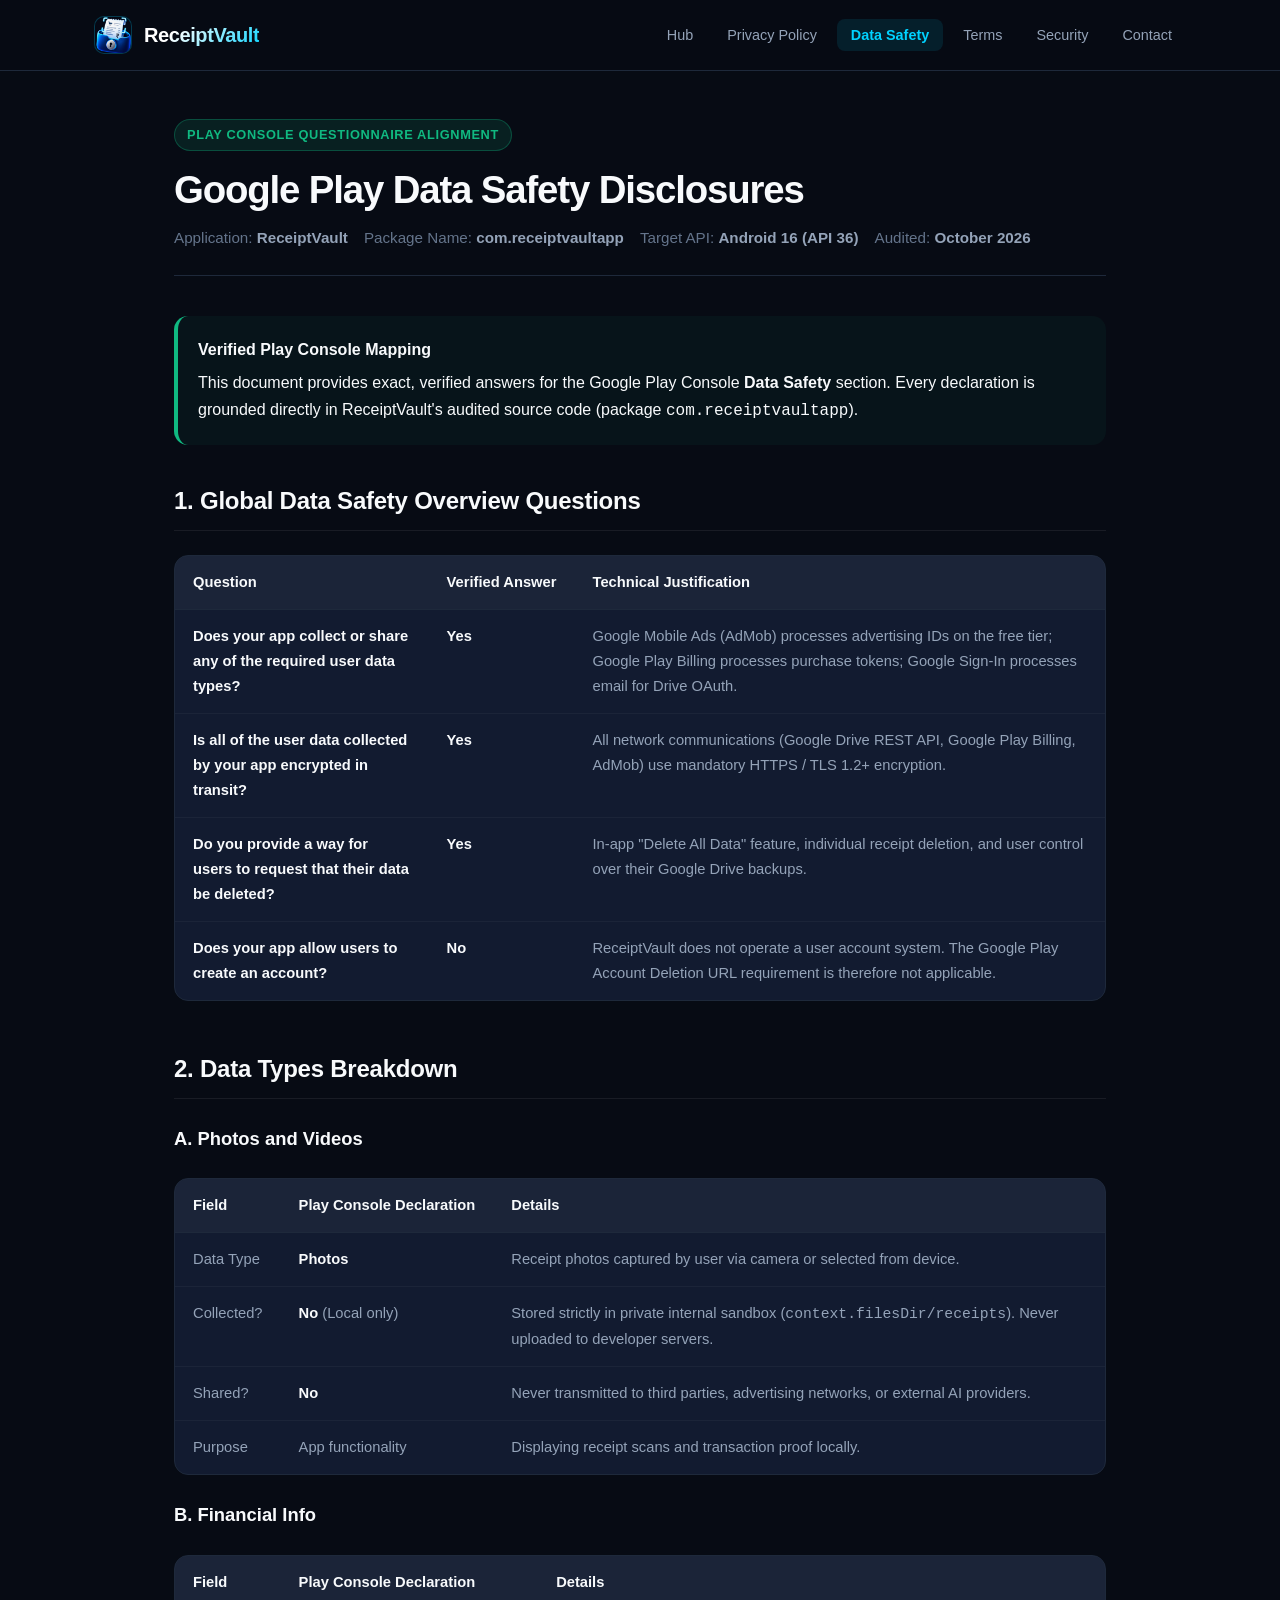
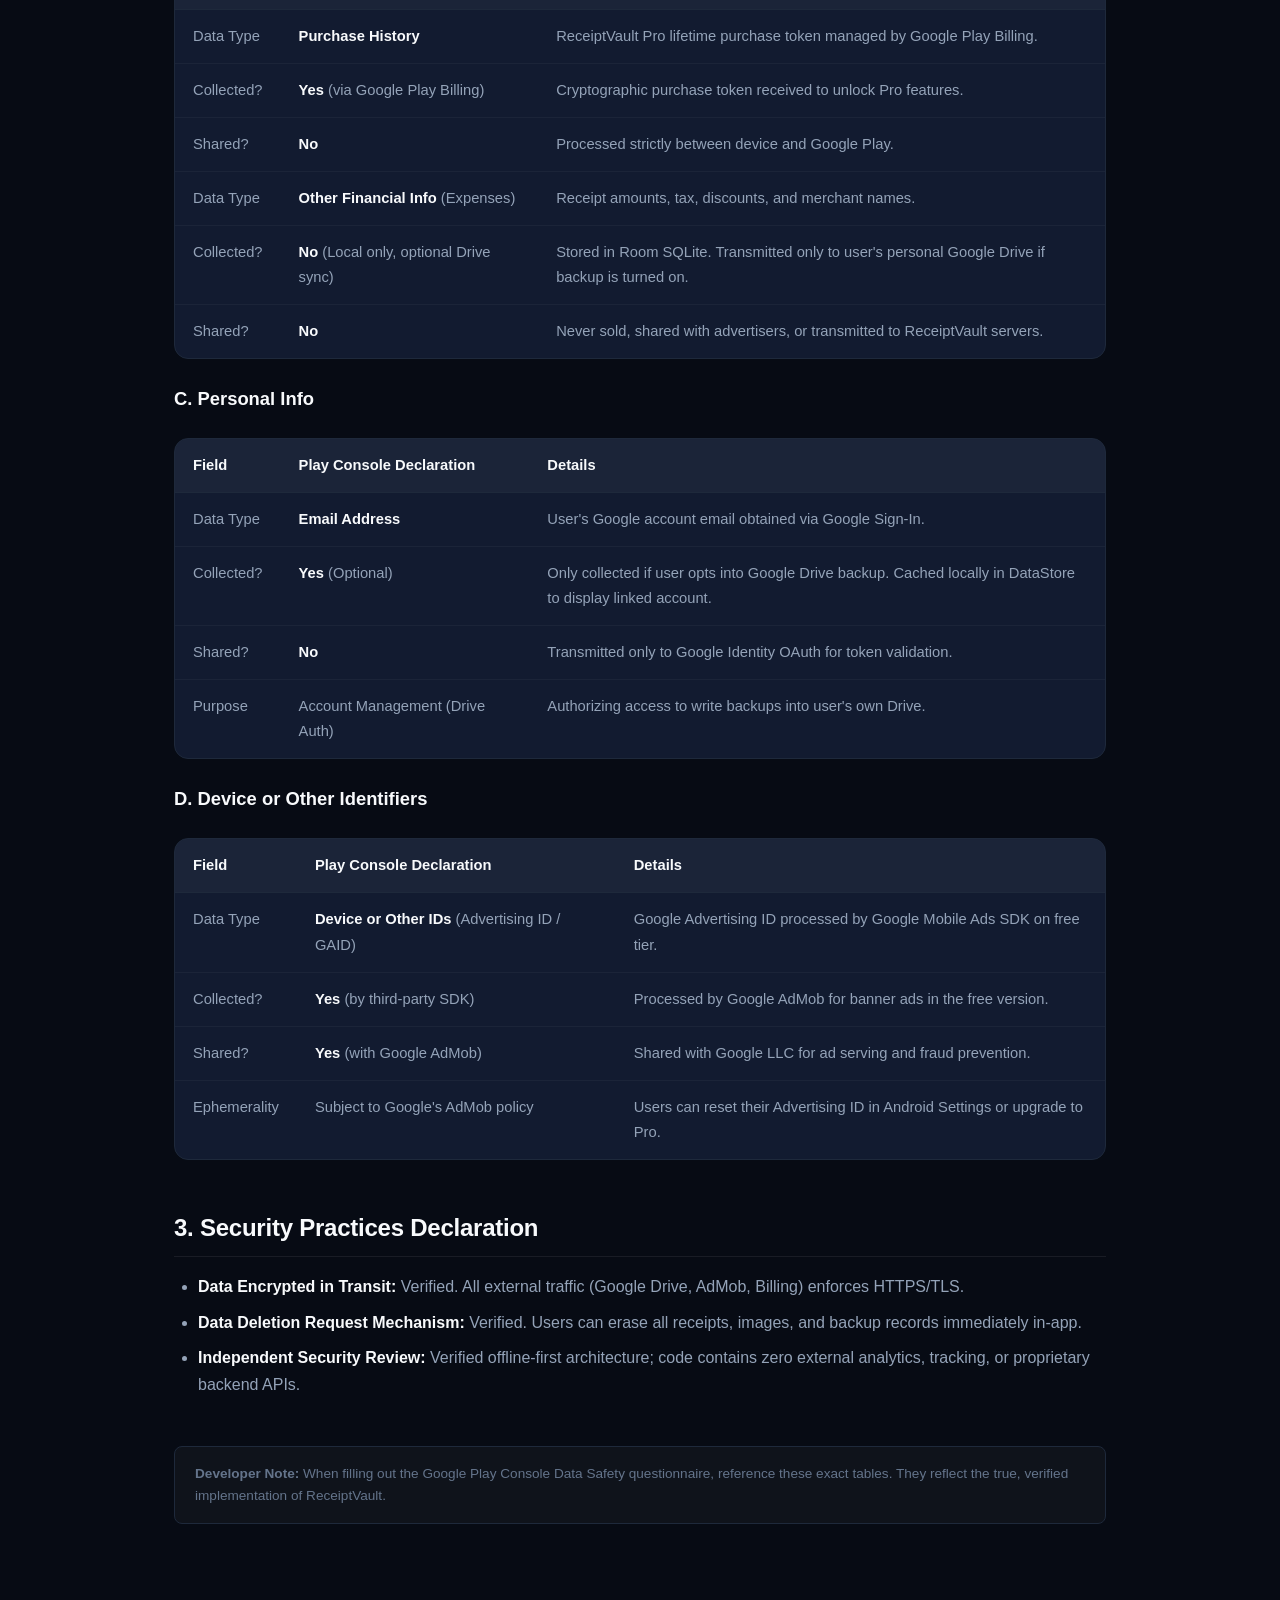
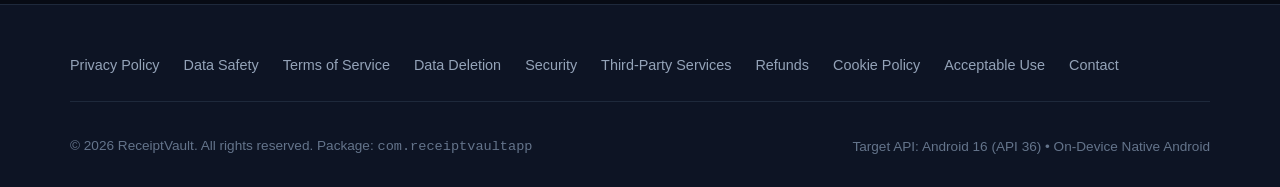
<file: receiptvault/data-safety.html>
<!DOCTYPE html>
<html lang="en">
<head>
  <meta charset="UTF-8">
  <meta name="viewport" content="width=device-width, initial-scale=1.0">
  <title>ReceiptVault — Google Play Data Safety Disclosures</title>
  <meta name="description" content="Audited line-by-line Google Play Console Data Safety questionnaire declarations for ReceiptVault (com.receiptvaultapp).">
  <link rel="canonical" href="https://[PRODUCTION_POLICY_DOMAIN]/data-safety.html">
  <link rel="stylesheet" href="./css/style.css">
  <meta property="og:title" content="ReceiptVault — Data Safety Disclosures">
  <meta property="og:description" content="Google Play Console Data Safety questionnaire alignment based on verified code.">
  <meta property="og:type" content="article">
</head>
<body>

  <header class="site-header">
    <div class="header-container">
      <a href="./index.html" class="brand-link">
        <div class="brand-logo">
          <img src="./assets/logo.png" alt="ReceiptVault Logo">
        </div>
        <span class="brand-name">ReceiptVault</span>
      </a>
      <button class="mobile-toggle" aria-label="Toggle navigation menu" aria-expanded="false">☰</button>
      <nav class="main-nav">
        <ul class="nav-links">
          <li><a href="./index.html" class="nav-link">Hub</a></li>
          <li><a href="./privacy-policy.html" class="nav-link">Privacy Policy</a></li>
          <li><a href="./data-safety.html" class="nav-link active">Data Safety</a></li>
          <li><a href="./terms-of-service.html" class="nav-link">Terms</a></li>
          <li><a href="./security.html" class="nav-link">Security</a></li>
          <li><a href="./contact.html" class="nav-link">Contact</a></li>
        </ul>
      </nav>
    </div>
  </header>

  <main class="content-wrapper">
    <div class="page-header">
      <div class="page-badge verified">Play Console Questionnaire Alignment</div>
      <h1 class="page-title">Google Play Data Safety Disclosures</h1>
      <div class="page-meta">
        <span>Application: <strong>ReceiptVault</strong></span>
        <span>Package Name: <strong>com.receiptvaultapp</strong></span>
        <span>Target API: <strong>Android 16 (API 36)</strong></span>
        <span>Audited: <strong>October 2026</strong></span>
      </div>
    </div>

    <div class="callout success">
      <div class="callout-title">Verified Play Console Mapping</div>
      <p>This document provides exact, verified answers for the Google Play Console <strong>Data Safety</strong> section. Every declaration is grounded directly in ReceiptVault's audited source code (package <code>com.receiptvaultapp</code>).</p>
    </div>

    <article class="policy-content">
      <section id="general-overview">
        <h2>1. Global Data Safety Overview Questions</h2>
        <div class="table-container">
          <table class="policy-table">
            <thead>
              <tr>
                <th>Question</th>
                <th>Verified Answer</th>
                <th>Technical Justification</th>
              </tr>
            </thead>
            <tbody>
              <tr>
                <td><strong>Does your app collect or share any of the required user data types?</strong></td>
                <td><strong>Yes</strong></td>
                <td>Google Mobile Ads (AdMob) processes advertising IDs on the free tier; Google Play Billing processes purchase tokens; Google Sign-In processes email for Drive OAuth.</td>
              </tr>
              <tr>
                <td><strong>Is all of the user data collected by your app encrypted in transit?</strong></td>
                <td><strong>Yes</strong></td>
                <td>All network communications (Google Drive REST API, Google Play Billing, AdMob) use mandatory HTTPS / TLS 1.2+ encryption.</td>
              </tr>
              <tr>
                <td><strong>Do you provide a way for users to request that their data be deleted?</strong></td>
                <td><strong>Yes</strong></td>
                <td>In-app "Delete All Data" feature, individual receipt deletion, and user control over their Google Drive backups.</td>
              </tr>
              <tr>
                <td><strong>Does your app allow users to create an account?</strong></td>
                <td><strong>No</strong></td>
                <td>ReceiptVault does not operate a user account system. The Google Play Account Deletion URL requirement is therefore not applicable.</td>
              </tr>
            </tbody>
          </table>
        </div>
      </section>

      <section id="specific-data-types">
        <h2>2. Data Types Breakdown</h2>

        <h3>A. Photos and Videos</h3>
        <div class="table-container">
          <table class="policy-table">
            <thead>
              <tr>
                <th>Field</th>
                <th>Play Console Declaration</th>
                <th>Details</th>
              </tr>
            </thead>
            <tbody>
              <tr>
                <td>Data Type</td>
                <td><strong>Photos</strong></td>
                <td>Receipt photos captured by user via camera or selected from device.</td>
              </tr>
              <tr>
                <td>Collected?</td>
                <td><strong>No</strong> (Local only)</td>
                <td>Stored strictly in private internal sandbox (<code>context.filesDir/receipts</code>). Never uploaded to developer servers.</td>
              </tr>
              <tr>
                <td>Shared?</td>
                <td><strong>No</strong></td>
                <td>Never transmitted to third parties, advertising networks, or external AI providers.</td>
              </tr>
              <tr>
                <td>Purpose</td>
                <td>App functionality</td>
                <td>Displaying receipt scans and transaction proof locally.</td>
              </tr>
            </tbody>
          </table>
        </div>

        <h3>B. Financial Info</h3>
        <div class="table-container">
          <table class="policy-table">
            <thead>
              <tr>
                <th>Field</th>
                <th>Play Console Declaration</th>
                <th>Details</th>
              </tr>
            </thead>
            <tbody>
              <tr>
                <td>Data Type</td>
                <td><strong>Purchase History</strong></td>
                <td>ReceiptVault Pro lifetime purchase token managed by Google Play Billing.</td>
              </tr>
              <tr>
                <td>Collected?</td>
                <td><strong>Yes</strong> (via Google Play Billing)</td>
                <td>Cryptographic purchase token received to unlock Pro features.</td>
              </tr>
              <tr>
                <td>Shared?</td>
                <td><strong>No</strong></td>
                <td>Processed strictly between device and Google Play.</td>
              </tr>
              <tr>
                <td>Data Type</td>
                <td><strong>Other Financial Info</strong> (Expenses)</td>
                <td>Receipt amounts, tax, discounts, and merchant names.</td>
              </tr>
              <tr>
                <td>Collected?</td>
                <td><strong>No</strong> (Local only, optional Drive sync)</td>
                <td>Stored in Room SQLite. Transmitted only to user's personal Google Drive if backup is turned on.</td>
              </tr>
              <tr>
                <td>Shared?</td>
                <td><strong>No</strong></td>
                <td>Never sold, shared with advertisers, or transmitted to ReceiptVault servers.</td>
              </tr>
            </tbody>
          </table>
        </div>

        <h3>C. Personal Info</h3>
        <div class="table-container">
          <table class="policy-table">
            <thead>
              <tr>
                <th>Field</th>
                <th>Play Console Declaration</th>
                <th>Details</th>
              </tr>
            </thead>
            <tbody>
              <tr>
                <td>Data Type</td>
                <td><strong>Email Address</strong></td>
                <td>User's Google account email obtained via Google Sign-In.</td>
              </tr>
              <tr>
                <td>Collected?</td>
                <td><strong>Yes</strong> (Optional)</td>
                <td>Only collected if user opts into Google Drive backup. Cached locally in DataStore to display linked account.</td>
              </tr>
              <tr>
                <td>Shared?</td>
                <td><strong>No</strong></td>
                <td>Transmitted only to Google Identity OAuth for token validation.</td>
              </tr>
              <tr>
                <td>Purpose</td>
                <td>Account Management (Drive Auth)</td>
                <td>Authorizing access to write backups into user's own Drive.</td>
              </tr>
            </tbody>
          </table>
        </div>

        <h3>D. Device or Other Identifiers</h3>
        <div class="table-container">
          <table class="policy-table">
            <thead>
              <tr>
                <th>Field</th>
                <th>Play Console Declaration</th>
                <th>Details</th>
              </tr>
            </thead>
            <tbody>
              <tr>
                <td>Data Type</td>
                <td><strong>Device or Other IDs</strong> (Advertising ID / GAID)</td>
                <td>Google Advertising ID processed by Google Mobile Ads SDK on free tier.</td>
              </tr>
              <tr>
                <td>Collected?</td>
                <td><strong>Yes</strong> (by third-party SDK)</td>
                <td>Processed by Google AdMob for banner ads in the free version.</td>
              </tr>
              <tr>
                <td>Shared?</td>
                <td><strong>Yes</strong> (with Google AdMob)</td>
                <td>Shared with Google LLC for ad serving and fraud prevention.</td>
              </tr>
              <tr>
                <td>Ephemerality</td>
                <td>Subject to Google's AdMob policy</td>
                <td>Users can reset their Advertising ID in Android Settings or upgrade to Pro.</td>
              </tr>
            </tbody>
          </table>
        </div>
      </section>

      <section id="security-practices-summary">
        <h2>3. Security Practices Declaration</h2>
        <ul>
          <li><strong>Data Encrypted in Transit:</strong> Verified. All external traffic (Google Drive, AdMob, Billing) enforces HTTPS/TLS.</li>
          <li><strong>Data Deletion Request Mechanism:</strong> Verified. Users can erase all receipts, images, and backup records immediately in-app.</li>
          <li><strong>Independent Security Review:</strong> Verified offline-first architecture; code contains zero external analytics, tracking, or proprietary backend APIs.</li>
        </ul>
      </section>
    </article>

    <div class="disclaimer-box">
      <strong>Developer Note:</strong> When filling out the Google Play Console Data Safety questionnaire, reference these exact tables. They reflect the true, verified implementation of ReceiptVault.
    </div>
  </main>

  <footer class="site-footer">
    <div class="footer-container">
      <div class="footer-nav">
        <a href="./privacy-policy.html">Privacy Policy</a>
        <a href="./data-safety.html">Data Safety</a>
        <a href="./terms-of-service.html">Terms of Service</a>
        <a href="./account-data-deletion.html">Data Deletion</a>
        <a href="./security.html">Security</a>
        <a href="./third-party-services.html">Third-Party Services</a>
        <a href="./refund-and-cancellation.html">Refunds</a>
        <a href="./cookie-policy.html">Cookie Policy</a>
        <a href="./acceptable-use-policy.html">Acceptable Use</a>
        <a href="./contact.html">Contact</a>
      </div>
      <div class="footer-bottom">
        <div>&copy; 2026 ReceiptVault. All rights reserved. Package: <code>com.receiptvaultapp</code></div>
        <div>Target API: Android 16 (API 36) • On-Device Native Android</div>
      </div>
    </div>
  </footer>

  <script src="./js/main.js"></script>
</body>
</html>
</file>
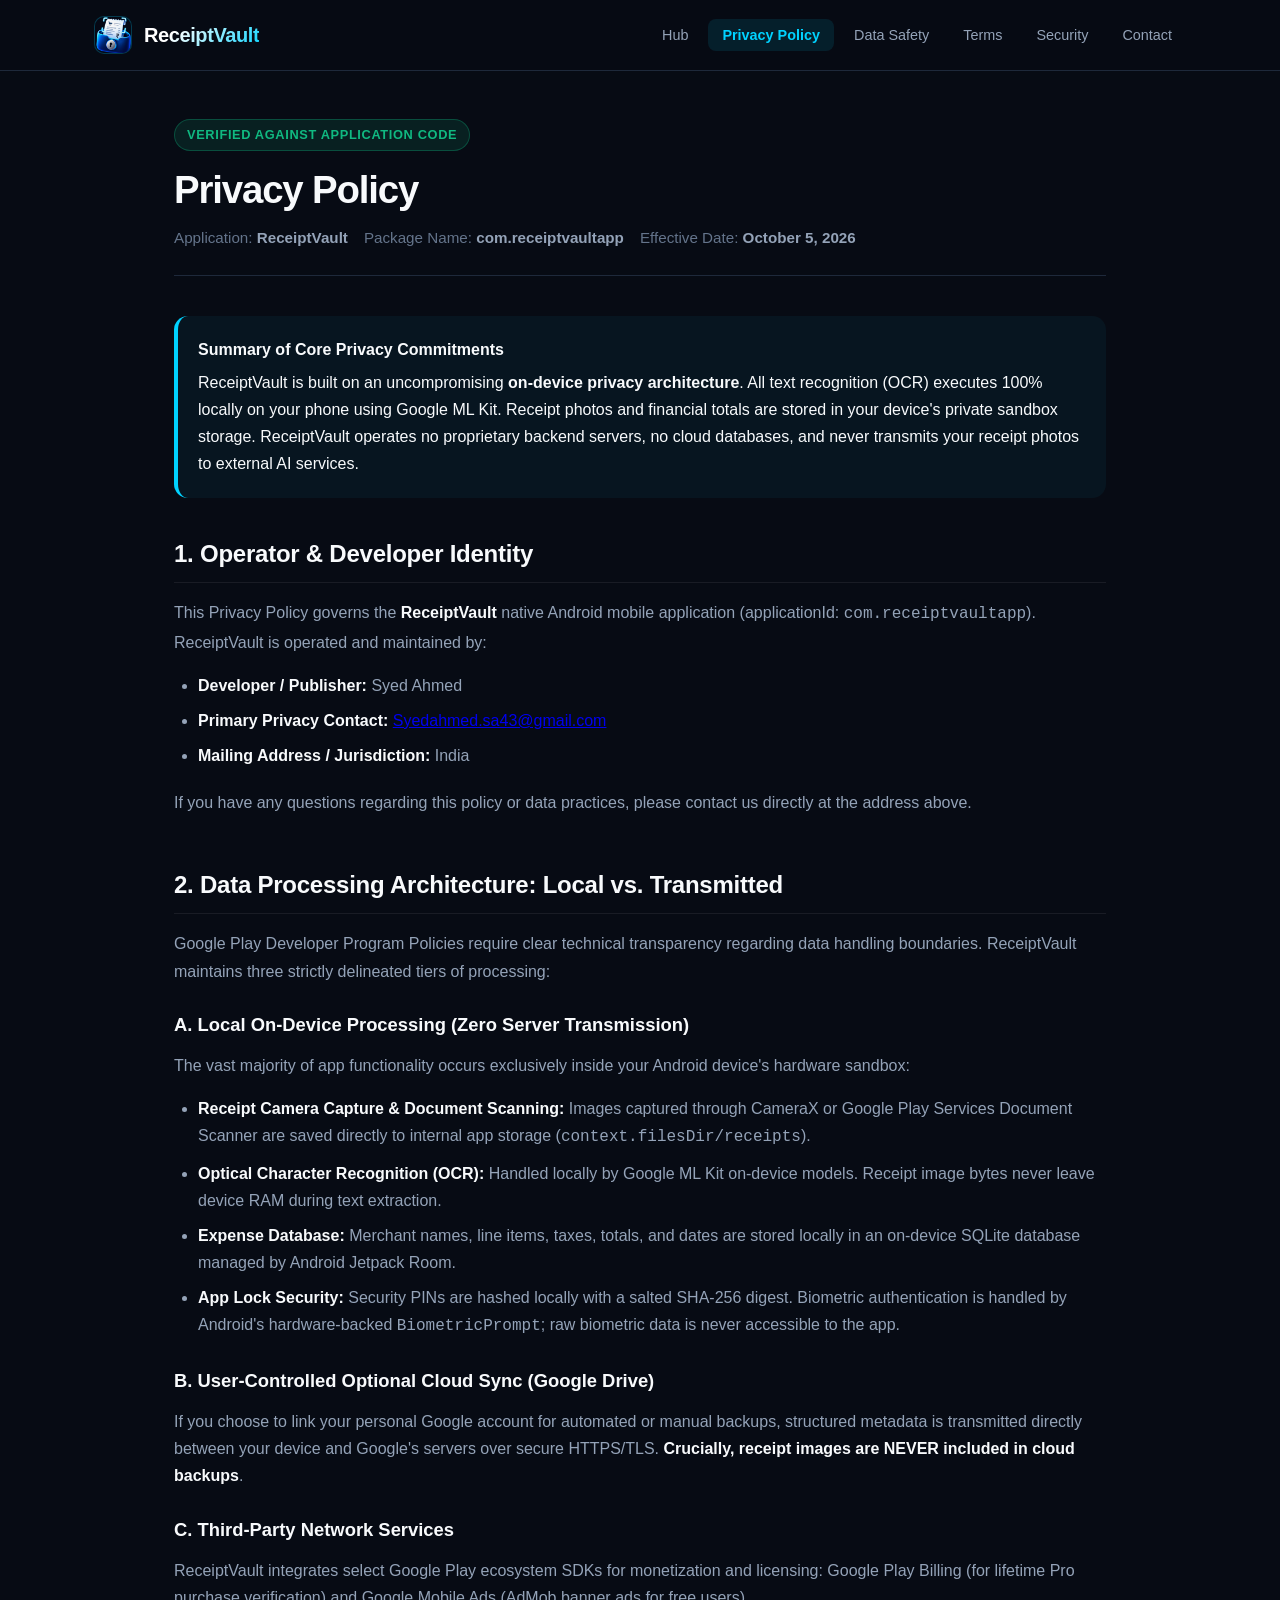
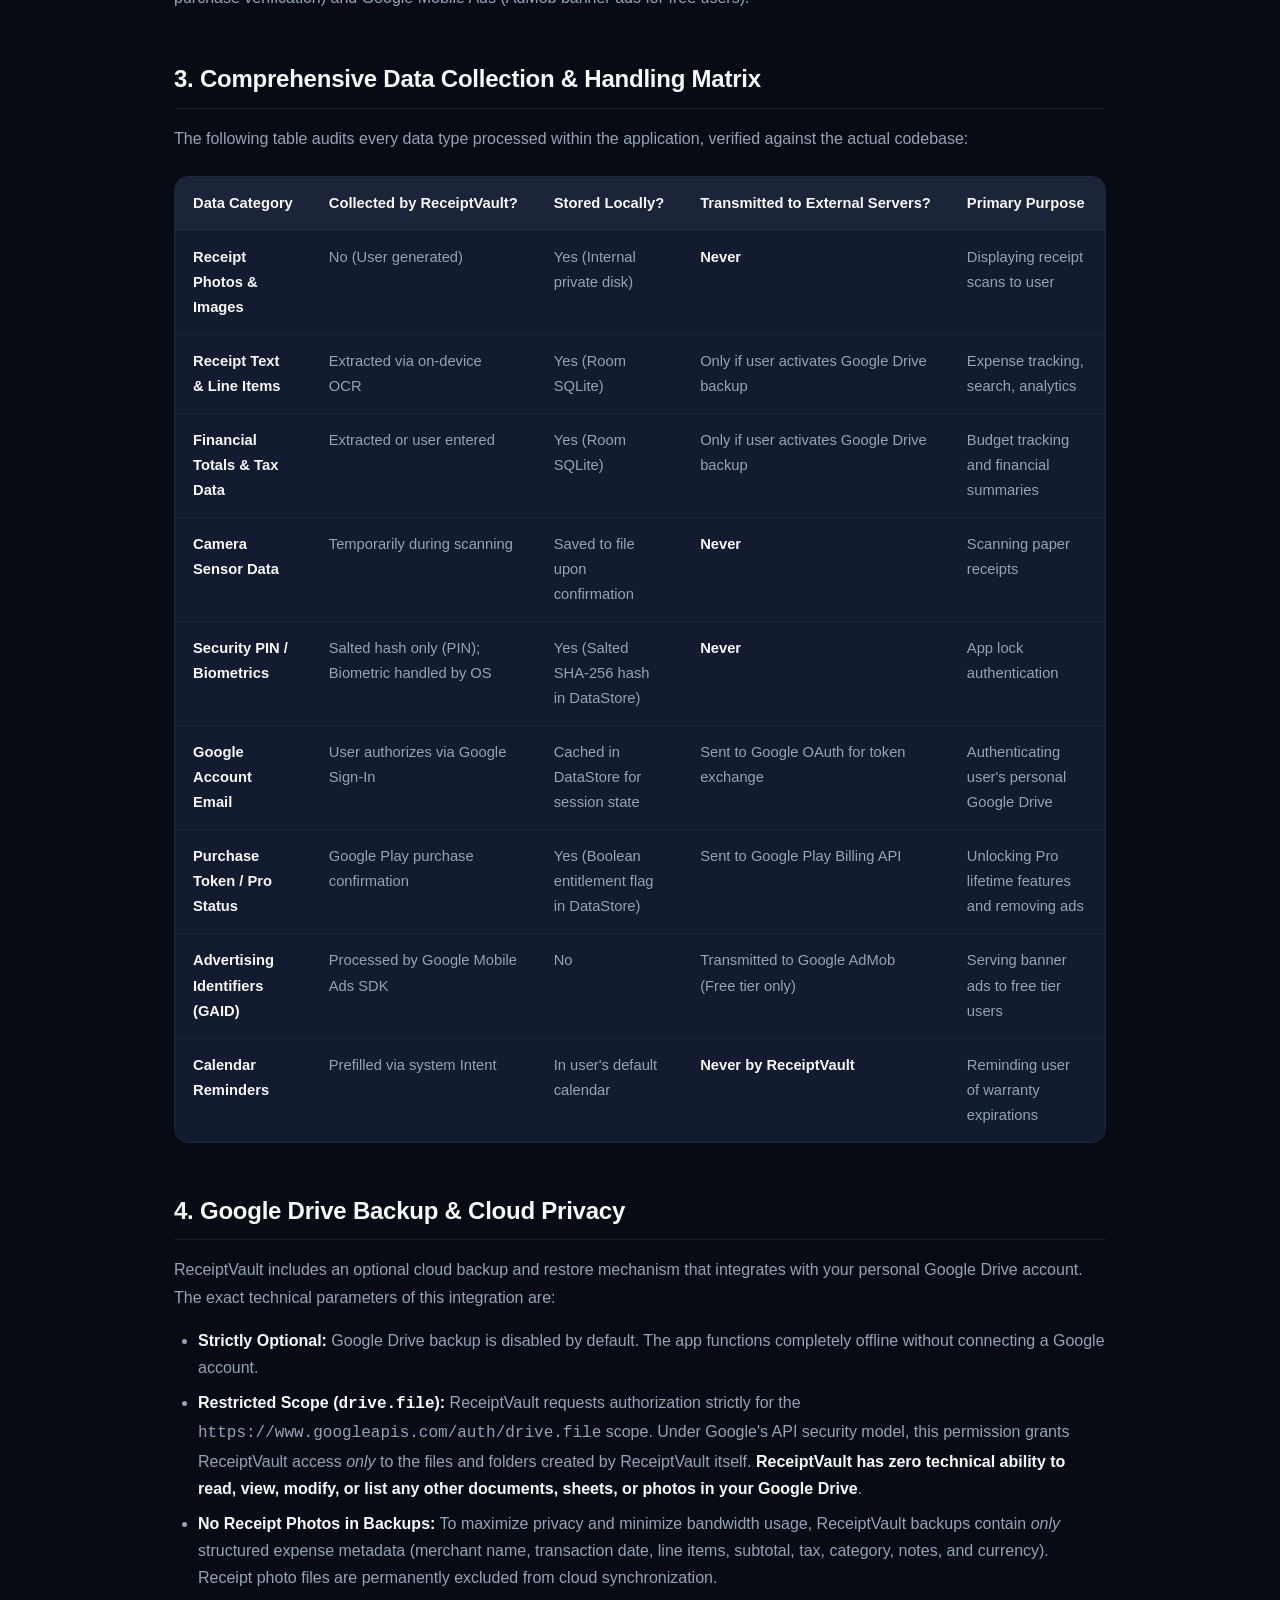
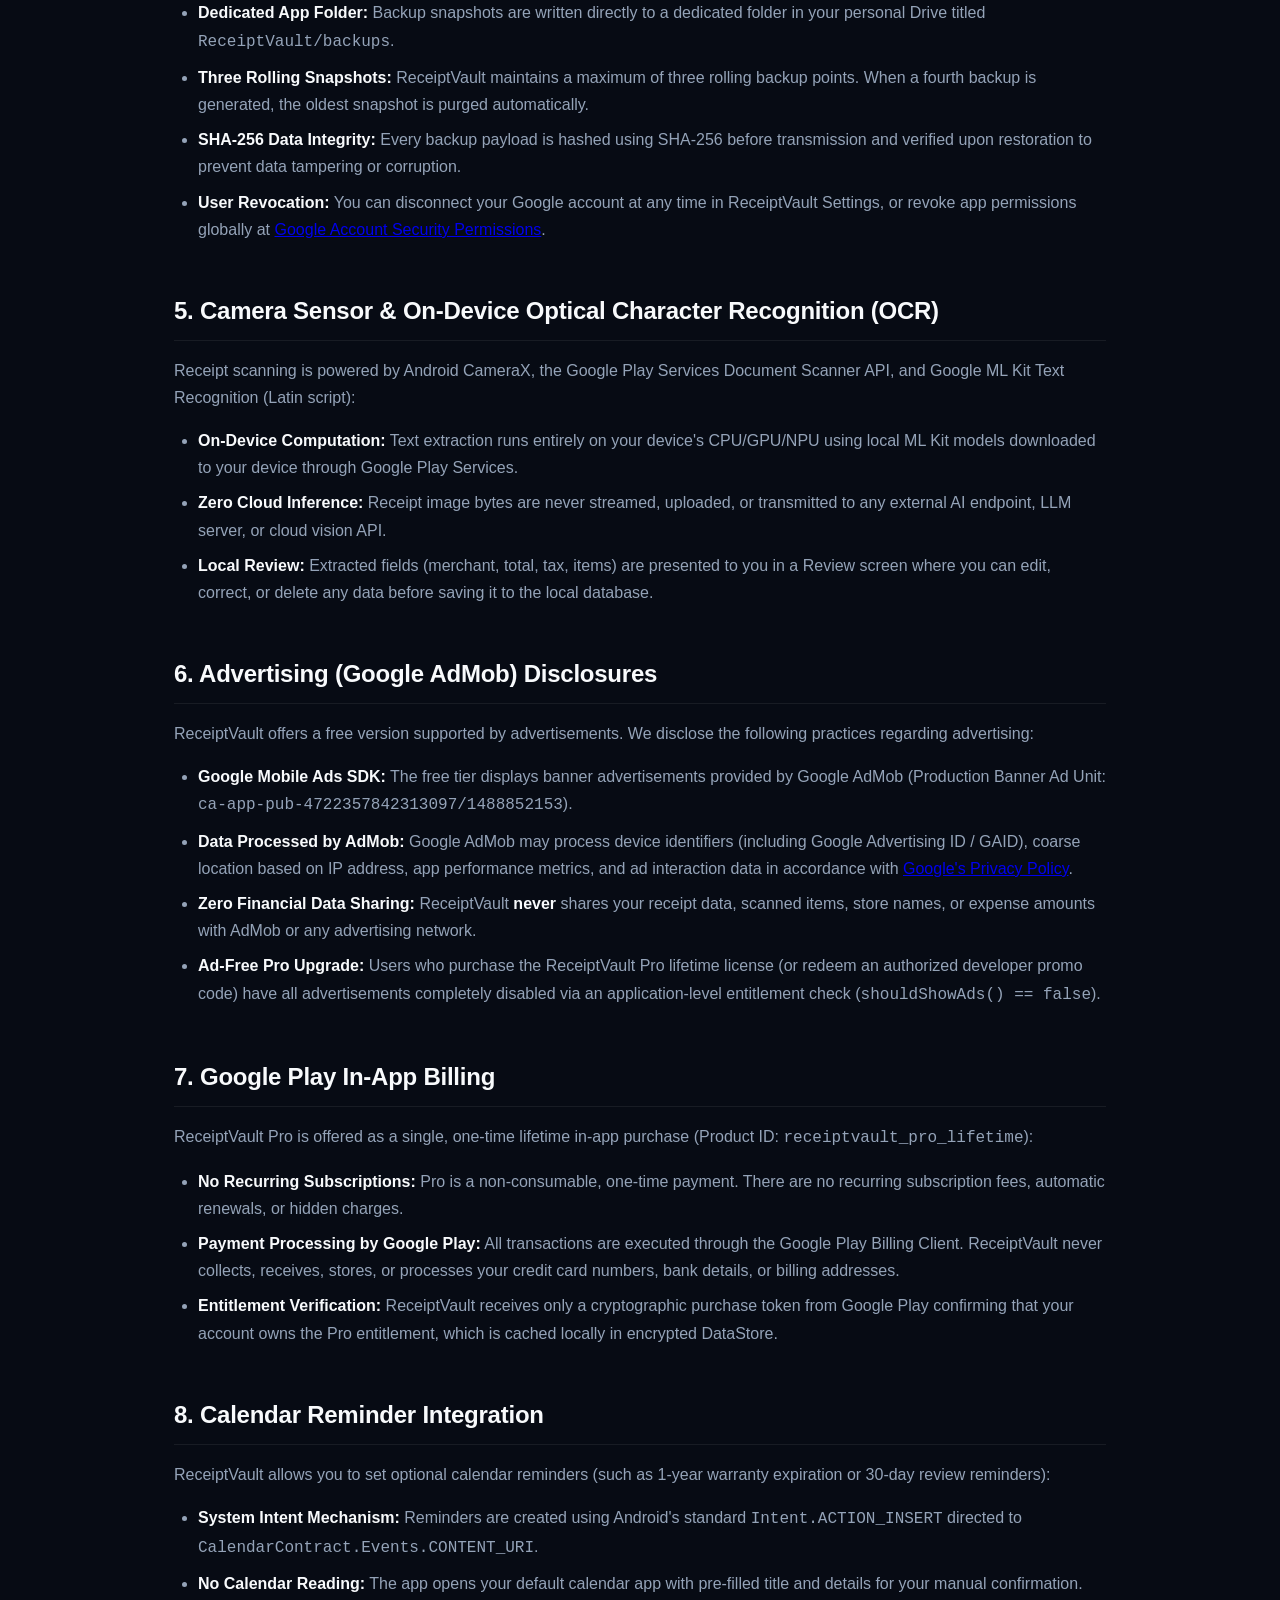
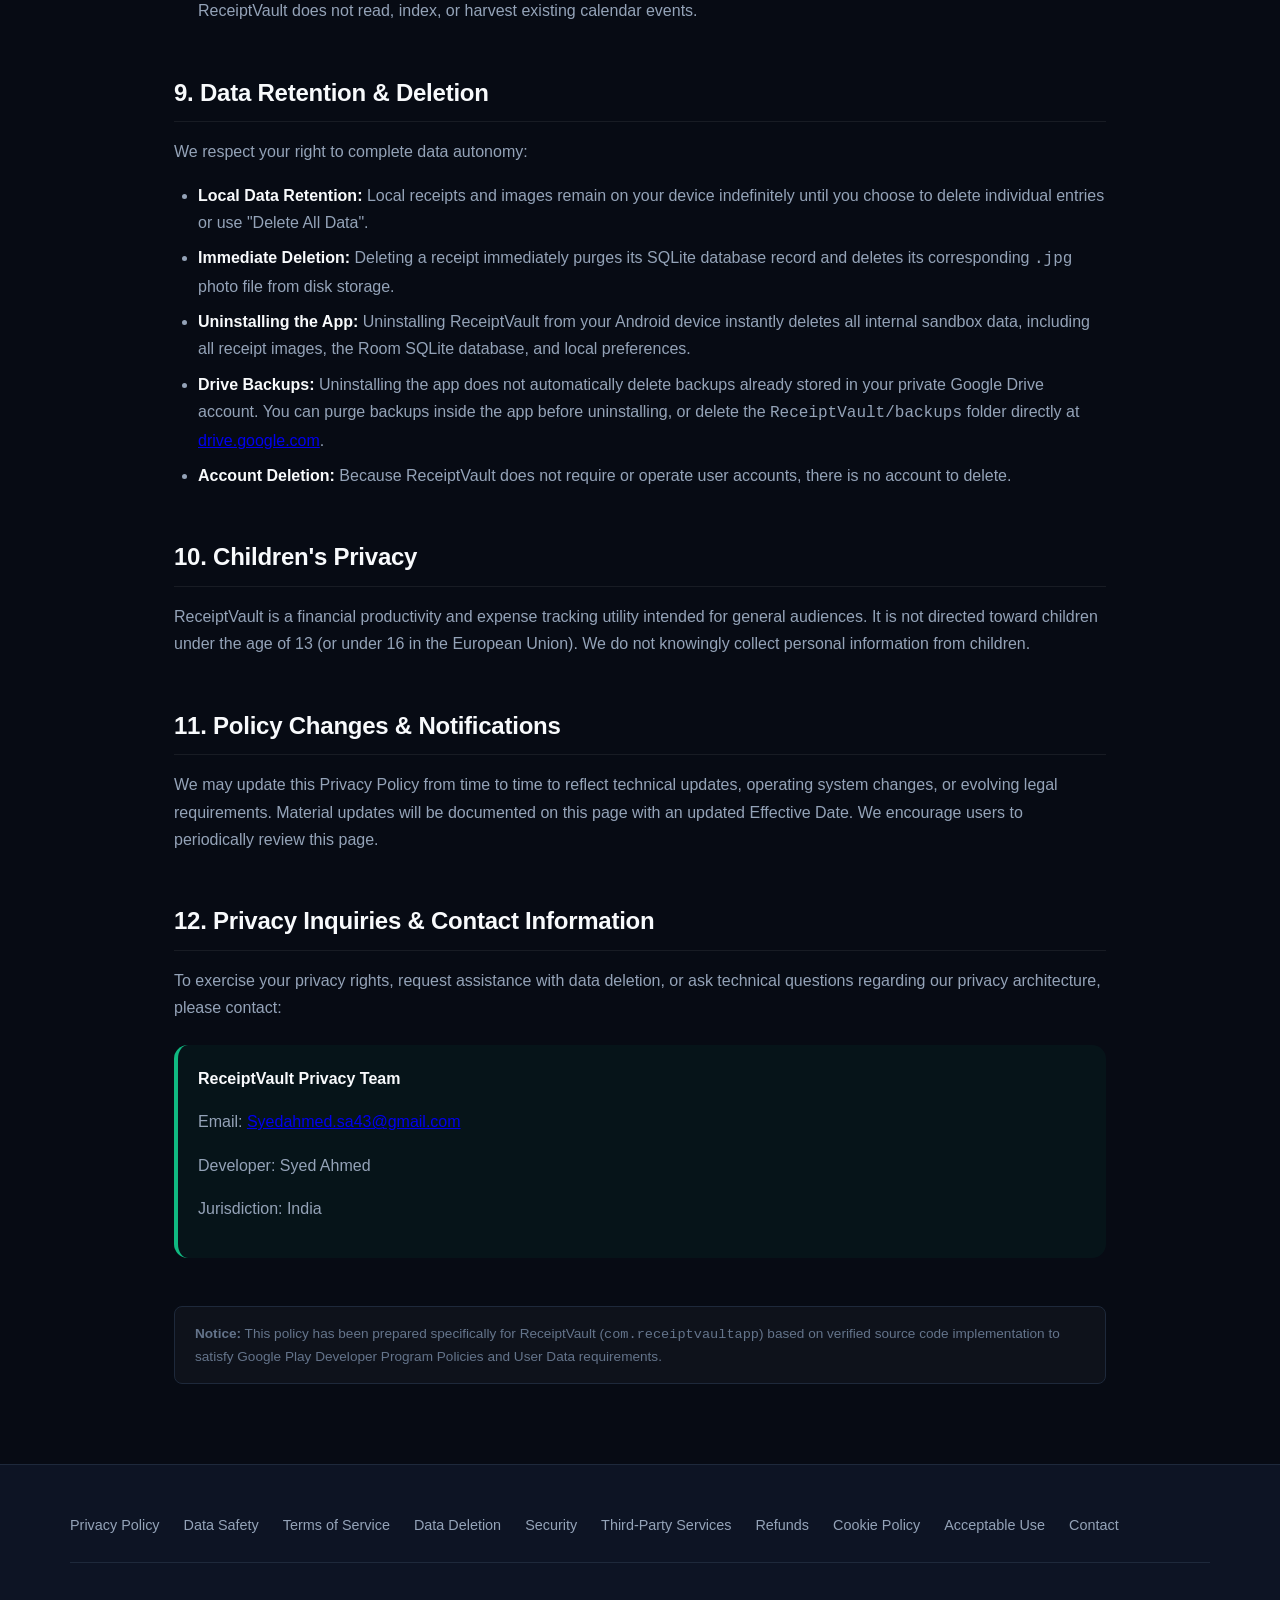
<file: receiptvault/privacy-policy.html>
<!DOCTYPE html>
<html lang="en">
<head>
  <meta charset="UTF-8">
  <meta name="viewport" content="width=device-width, initial-scale=1.0">
  <title>ReceiptVault — Official Privacy Policy</title>
  <meta name="description" content="Official Privacy Policy for ReceiptVault (com.receiptvaultapp). Comprehensive disclosures on on-device OCR, local storage, optional Google Drive backups, and AdMob.">
  <link rel="canonical" href="https://[PRODUCTION_POLICY_DOMAIN]/privacy-policy.html">
  <link rel="stylesheet" href="./css/style.css">
  <meta property="og:title" content="ReceiptVault — Privacy Policy">
  <meta property="og:description" content="Offline-first on-device privacy architecture for receipt scanning and expense tracking.">
  <meta property="og:type" content="article">
</head>
<body>

  <header class="site-header">
    <div class="header-container">
      <a href="./index.html" class="brand-link">
        <div class="brand-logo">
          <img src="./assets/logo.png" alt="ReceiptVault Logo">
        </div>
        <span class="brand-name">ReceiptVault</span>
      </a>
      <button class="mobile-toggle" aria-label="Toggle navigation menu" aria-expanded="false">☰</button>
      <nav class="main-nav">
        <ul class="nav-links">
          <li><a href="./index.html" class="nav-link">Hub</a></li>
          <li><a href="./privacy-policy.html" class="nav-link active">Privacy Policy</a></li>
          <li><a href="./data-safety.html" class="nav-link">Data Safety</a></li>
          <li><a href="./terms-of-service.html" class="nav-link">Terms</a></li>
          <li><a href="./security.html" class="nav-link">Security</a></li>
          <li><a href="./contact.html" class="nav-link">Contact</a></li>
        </ul>
      </nav>
    </div>
  </header>

  <main class="content-wrapper">
    <div class="page-header">
      <div class="page-badge verified">Verified Against Application Code</div>
      <h1 class="page-title">Privacy Policy</h1>
      <div class="page-meta">
        <span>Application: <strong>ReceiptVault</strong></span>
        <span>Package Name: <strong>com.receiptvaultapp</strong></span>
        <span>Effective Date: <strong>October 5, 2026</strong></span>
      </div>
    </div>

    <div class="callout info">
      <div class="callout-title">Summary of Core Privacy Commitments</div>
      <p>ReceiptVault is built on an uncompromising <strong>on-device privacy architecture</strong>. All text recognition (OCR) executes 100% locally on your phone using Google ML Kit. Receipt photos and financial totals are stored in your device's private sandbox storage. ReceiptVault operates no proprietary backend servers, no cloud databases, and never transmits your receipt photos to external AI services.</p>
    </div>

    <article class="policy-content">
      <section id="developer-identity">
        <h2>1. Operator &amp; Developer Identity</h2>
        <p>This Privacy Policy governs the <strong>ReceiptVault</strong> native Android mobile application (applicationId: <code>com.receiptvaultapp</code>). ReceiptVault is operated and maintained by:</p>
        <ul>
          <li><strong>Developer / Publisher:</strong> Syed Ahmed</li>
          <li><strong>Primary Privacy Contact:</strong> <a href="mailto:Syedahmed.sa43@gmail.com">Syedahmed.sa43@gmail.com</a></li>
          <li><strong>Mailing Address / Jurisdiction:</strong> India</li>
        </ul>
        <p>If you have any questions regarding this policy or data practices, please contact us directly at the address above.</p>
      </section>

      <section id="architectural-framework">
        <h2>2. Data Processing Architecture: Local vs. Transmitted</h2>
        <p>Google Play Developer Program Policies require clear technical transparency regarding data handling boundaries. ReceiptVault maintains three strictly delineated tiers of processing:</p>
        
        <h3>A. Local On-Device Processing (Zero Server Transmission)</h3>
        <p>The vast majority of app functionality occurs exclusively inside your Android device's hardware sandbox:</p>
        <ul>
          <li><strong>Receipt Camera Capture &amp; Document Scanning:</strong> Images captured through CameraX or Google Play Services Document Scanner are saved directly to internal app storage (<code>context.filesDir/receipts</code>).</li>
          <li><strong>Optical Character Recognition (OCR):</strong> Handled locally by Google ML Kit on-device models. Receipt image bytes never leave device RAM during text extraction.</li>
          <li><strong>Expense Database:</strong> Merchant names, line items, taxes, totals, and dates are stored locally in an on-device SQLite database managed by Android Jetpack Room.</li>
          <li><strong>App Lock Security:</strong> Security PINs are hashed locally with a salted SHA-256 digest. Biometric authentication is handled by Android's hardware-backed <code>BiometricPrompt</code>; raw biometric data is never accessible to the app.</li>
        </ul>

        <h3>B. User-Controlled Optional Cloud Sync (Google Drive)</h3>
        <p>If you choose to link your personal Google account for automated or manual backups, structured metadata is transmitted directly between your device and Google's servers over secure HTTPS/TLS. <strong>Crucially, receipt images are NEVER included in cloud backups</strong>.</p>

        <h3>C. Third-Party Network Services</h3>
        <p>ReceiptVault integrates select Google Play ecosystem SDKs for monetization and licensing: Google Play Billing (for lifetime Pro purchase verification) and Google Mobile Ads (AdMob banner ads for free users).</p>
      </section>

      <section id="data-collection-table">
        <h2>3. Comprehensive Data Collection &amp; Handling Matrix</h2>
        <p>The following table audits every data type processed within the application, verified against the actual codebase:</p>

        <div class="table-container">
          <table class="policy-table">
            <thead>
              <tr>
                <th>Data Category</th>
                <th>Collected by ReceiptVault?</th>
                <th>Stored Locally?</th>
                <th>Transmitted to External Servers?</th>
                <th>Primary Purpose</th>
                <th>Third Parties with Access</th>
                <th>User Deletion Method</th>
              </tr>
            </thead>
            <tbody>
              <tr>
                <td><strong>Receipt Photos &amp; Images</strong></td>
                <td>No (User generated)</td>
                <td>Yes (Internal private disk)</td>
                <td><strong>Never</strong></td>
                <td>Displaying receipt scans to user</td>
                <td>None</td>
                <td>In-app "Delete Receipt" or "Delete All Data"</td>
              </tr>
              <tr>
                <td><strong>Receipt Text &amp; Line Items</strong></td>
                <td>Extracted via on-device OCR</td>
                <td>Yes (Room SQLite)</td>
                <td>Only if user activates Google Drive backup</td>
                <td>Expense tracking, search, analytics</td>
                <td>User's personal Google Drive (if linked)</td>
                <td>In-app delete or purge backup</td>
              </tr>
              <tr>
                <td><strong>Financial Totals &amp; Tax Data</strong></td>
                <td>Extracted or user entered</td>
                <td>Yes (Room SQLite)</td>
                <td>Only if user activates Google Drive backup</td>
                <td>Budget tracking and financial summaries</td>
                <td>User's personal Google Drive (if linked)</td>
                <td>In-app delete or purge backup</td>
              </tr>
              <tr>
                <td><strong>Camera Sensor Data</strong></td>
                <td>Temporarily during scanning</td>
                <td>Saved to file upon confirmation</td>
                <td><strong>Never</strong></td>
                <td>Scanning paper receipts</td>
                <td>None (Processed by ML Kit on device)</td>
                <td>Delete saved photo</td>
              </tr>
              <tr>
                <td><strong>Security PIN / Biometrics</strong></td>
                <td>Salted hash only (PIN); Biometric handled by OS</td>
                <td>Yes (Salted SHA-256 hash in DataStore)</td>
                <td><strong>Never</strong></td>
                <td>App lock authentication</td>
                <td>None (OS secure enclave handles biometrics)</td>
                <td>Turn App Lock off in Settings</td>
              </tr>
              <tr>
                <td><strong>Google Account Email</strong></td>
                <td>User authorizes via Google Sign-In</td>
                <td>Cached in DataStore for session state</td>
                <td>Sent to Google OAuth for token exchange</td>
                <td>Authenticating user's personal Google Drive</td>
                <td>Google LLC (Drive API)</td>
                <td>Click "Disconnect Google Drive"</td>
              </tr>
              <tr>
                <td><strong>Purchase Token / Pro Status</strong></td>
                <td>Google Play purchase confirmation</td>
                <td>Yes (Boolean entitlement flag in DataStore)</td>
                <td>Sent to Google Play Billing API</td>
                <td>Unlocking Pro lifetime features and removing ads</td>
                <td>Google Play (Google LLC)</td>
                <td>Managed via Google Play Account</td>
              </tr>
              <tr>
                <td><strong>Advertising Identifiers (GAID)</strong></td>
                <td>Processed by Google Mobile Ads SDK</td>
                <td>No</td>
                <td>Transmitted to Google AdMob (Free tier only)</td>
                <td>Serving banner ads to free tier users</td>
                <td>Google AdMob / Google LLC</td>
                <td>Reset GAID in Android Settings or upgrade to Pro</td>
              </tr>
              <tr>
                <td><strong>Calendar Reminders</strong></td>
                <td>Prefilled via system Intent</td>
                <td>In user's default calendar</td>
                <td><strong>Never by ReceiptVault</strong></td>
                <td>Reminding user of warranty expirations</td>
                <td>User's calendar provider</td>
                <td>Delete event from Calendar app</td>
              </tr>
            </tbody>
          </table>
        </div>
      </section>

      <section id="google-drive-privacy">
        <h2>4. Google Drive Backup &amp; Cloud Privacy</h2>
        <p>ReceiptVault includes an optional cloud backup and restore mechanism that integrates with your personal Google Drive account. The exact technical parameters of this integration are:</p>
        <ul>
          <li><strong>Strictly Optional:</strong> Google Drive backup is disabled by default. The app functions completely offline without connecting a Google account.</li>
          <li><strong>Restricted Scope (<code>drive.file</code>):</strong> ReceiptVault requests authorization strictly for the <code>https://www.googleapis.com/auth/drive.file</code> scope. Under Google's API security model, this permission grants ReceiptVault access <em>only</em> to the files and folders created by ReceiptVault itself. <strong>ReceiptVault has zero technical ability to read, view, modify, or list any other documents, sheets, or photos in your Google Drive</strong>.</li>
          <li><strong>No Receipt Photos in Backups:</strong> To maximize privacy and minimize bandwidth usage, ReceiptVault backups contain <em>only</em> structured expense metadata (merchant name, transaction date, line items, subtotal, tax, category, notes, and currency). Receipt photo files are permanently excluded from cloud synchronization.</li>
          <li><strong>Dedicated App Folder:</strong> Backup snapshots are written directly to a dedicated folder in your personal Drive titled <code>ReceiptVault/backups</code>.</li>
          <li><strong>Three Rolling Snapshots:</strong> ReceiptVault maintains a maximum of three rolling backup points. When a fourth backup is generated, the oldest snapshot is purged automatically.</li>
          <li><strong>SHA-256 Data Integrity:</strong> Every backup payload is hashed using SHA-256 before transmission and verified upon restoration to prevent data tampering or corruption.</li>
          <li><strong>User Revocation:</strong> You can disconnect your Google account at any time in ReceiptVault Settings, or revoke app permissions globally at <a href="https://myaccount.google.com/permissions" target="_blank" rel="noopener">Google Account Security Permissions</a>.</li>
        </ul>
      </section>

      <section id="ocr-camera-privacy">
        <h2>5. Camera Sensor &amp; On-Device Optical Character Recognition (OCR)</h2>
        <p>Receipt scanning is powered by Android CameraX, the Google Play Services Document Scanner API, and Google ML Kit Text Recognition (Latin script):</p>
        <ul>
          <li><strong>On-Device Computation:</strong> Text extraction runs entirely on your device's CPU/GPU/NPU using local ML Kit models downloaded to your device through Google Play Services.</li>
          <li><strong>Zero Cloud Inference:</strong> Receipt image bytes are never streamed, uploaded, or transmitted to any external AI endpoint, LLM server, or cloud vision API.</li>
          <li><strong>Local Review:</strong> Extracted fields (merchant, total, tax, items) are presented to you in a Review screen where you can edit, correct, or delete any data before saving it to the local database.</li>
        </ul>
      </section>

      <section id="advertising-disclosure">
        <h2>6. Advertising (Google AdMob) Disclosures</h2>
        <p>ReceiptVault offers a free version supported by advertisements. We disclose the following practices regarding advertising:</p>
        <ul>
          <li><strong>Google Mobile Ads SDK:</strong> The free tier displays banner advertisements provided by Google AdMob (Production Banner Ad Unit: <code>ca-app-pub-4722357842313097/1488852153</code>).</li>
          <li><strong>Data Processed by AdMob:</strong> Google AdMob may process device identifiers (including Google Advertising ID / GAID), coarse location based on IP address, app performance metrics, and ad interaction data in accordance with <a href="https://policies.google.com/privacy" target="_blank" rel="noopener">Google's Privacy Policy</a>.</li>
          <li><strong>Zero Financial Data Sharing:</strong> ReceiptVault <strong>never</strong> shares your receipt data, scanned items, store names, or expense amounts with AdMob or any advertising network.</li>
          <li><strong>Ad-Free Pro Upgrade:</strong> Users who purchase the ReceiptVault Pro lifetime license (or redeem an authorized developer promo code) have all advertisements completely disabled via an application-level entitlement check (<code>shouldShowAds() == false</code>).</li>
        </ul>
      </section>

      <section id="billing-purchases">
        <h2>7. Google Play In-App Billing</h2>
        <p>ReceiptVault Pro is offered as a single, one-time lifetime in-app purchase (Product ID: <code>receiptvault_pro_lifetime</code>):</p>
        <ul>
          <li><strong>No Recurring Subscriptions:</strong> Pro is a non-consumable, one-time payment. There are no recurring subscription fees, automatic renewals, or hidden charges.</li>
          <li><strong>Payment Processing by Google Play:</strong> All transactions are executed through the Google Play Billing Client. ReceiptVault never collects, receives, stores, or processes your credit card numbers, bank details, or billing addresses.</li>
          <li><strong>Entitlement Verification:</strong> ReceiptVault receives only a cryptographic purchase token from Google Play confirming that your account owns the Pro entitlement, which is cached locally in encrypted DataStore.</li>
        </ul>
      </section>

      <section id="calendar-privacy">
        <h2>8. Calendar Reminder Integration</h2>
        <p>ReceiptVault allows you to set optional calendar reminders (such as 1-year warranty expiration or 30-day review reminders):</p>
        <ul>
          <li><strong>System Intent Mechanism:</strong> Reminders are created using Android's standard <code>Intent.ACTION_INSERT</code> directed to <code>CalendarContract.Events.CONTENT_URI</code>.</li>
          <li><strong>No Calendar Reading:</strong> The app opens your default calendar app with pre-filled title and details for your manual confirmation. ReceiptVault does not read, index, or harvest existing calendar events.</li>
        </ul>
      </section>

      <section id="data-retention-deletion">
        <h2>9. Data Retention &amp; Deletion</h2>
        <p>We respect your right to complete data autonomy:</p>
        <ul>
          <li><strong>Local Data Retention:</strong> Local receipts and images remain on your device indefinitely until you choose to delete individual entries or use "Delete All Data".</li>
          <li><strong>Immediate Deletion:</strong> Deleting a receipt immediately purges its SQLite database record and deletes its corresponding <code>.jpg</code> photo file from disk storage.</li>
          <li><strong>Uninstalling the App:</strong> Uninstalling ReceiptVault from your Android device instantly deletes all internal sandbox data, including all receipt images, the Room SQLite database, and local preferences.</li>
          <li><strong>Drive Backups:</strong> Uninstalling the app does not automatically delete backups already stored in your private Google Drive account. You can purge backups inside the app before uninstalling, or delete the <code>ReceiptVault/backups</code> folder directly at <a href="https://drive.google.com" target="_blank" rel="noopener">drive.google.com</a>.</li>
          <li><strong>Account Deletion:</strong> Because ReceiptVault does not require or operate user accounts, there is no account to delete.</li>
        </ul>
      </section>

      <section id="children-privacy">
        <h2>10. Children's Privacy</h2>
        <p>ReceiptVault is a financial productivity and expense tracking utility intended for general audiences. It is not directed toward children under the age of 13 (or under 16 in the European Union). We do not knowingly collect personal information from children.</p>
      </section>

      <section id="policy-updates">
        <h2>11. Policy Changes &amp; Notifications</h2>
        <p>We may update this Privacy Policy from time to time to reflect technical updates, operating system changes, or evolving legal requirements. Material updates will be documented on this page with an updated Effective Date. We encourage users to periodically review this page.</p>
      </section>

      <section id="contact-info">
        <h2>12. Privacy Inquiries &amp; Contact Information</h2>
        <p>To exercise your privacy rights, request assistance with data deletion, or ask technical questions regarding our privacy architecture, please contact:</p>
        <div class="callout success">
          <p><strong>ReceiptVault Privacy Team</strong></p>
          <p>Email: <a href="mailto:Syedahmed.sa43@gmail.com">Syedahmed.sa43@gmail.com</a></p>
          <p>Developer: Syed Ahmed</p>
          <p>Jurisdiction: India</p>
        </div>
      </section>
    </article>

    <div class="disclaimer-box">
      <strong>Notice:</strong> This policy has been prepared specifically for ReceiptVault (<code>com.receiptvaultapp</code>) based on verified source code implementation to satisfy Google Play Developer Program Policies and User Data requirements.
    </div>
  </main>

  <footer class="site-footer">
    <div class="footer-container">
      <div class="footer-nav">
        <a href="./privacy-policy.html">Privacy Policy</a>
        <a href="./data-safety.html">Data Safety</a>
        <a href="./terms-of-service.html">Terms of Service</a>
        <a href="./account-data-deletion.html">Data Deletion</a>
        <a href="./security.html">Security</a>
        <a href="./third-party-services.html">Third-Party Services</a>
        <a href="./refund-and-cancellation.html">Refunds</a>
        <a href="./cookie-policy.html">Cookie Policy</a>
        <a href="./acceptable-use-policy.html">Acceptable Use</a>
        <a href="./contact.html">Contact</a>
      </div>
      <div class="footer-bottom">
        <div>&copy; 2026 ReceiptVault. All rights reserved. Package: <code>com.receiptvaultapp</code></div>
        <div>Target API: Android 16 (API 36) • On-Device Native Android</div>
      </div>
    </div>
  </footer>

  <script src="./js/main.js"></script>
</body>
</html>
</file>
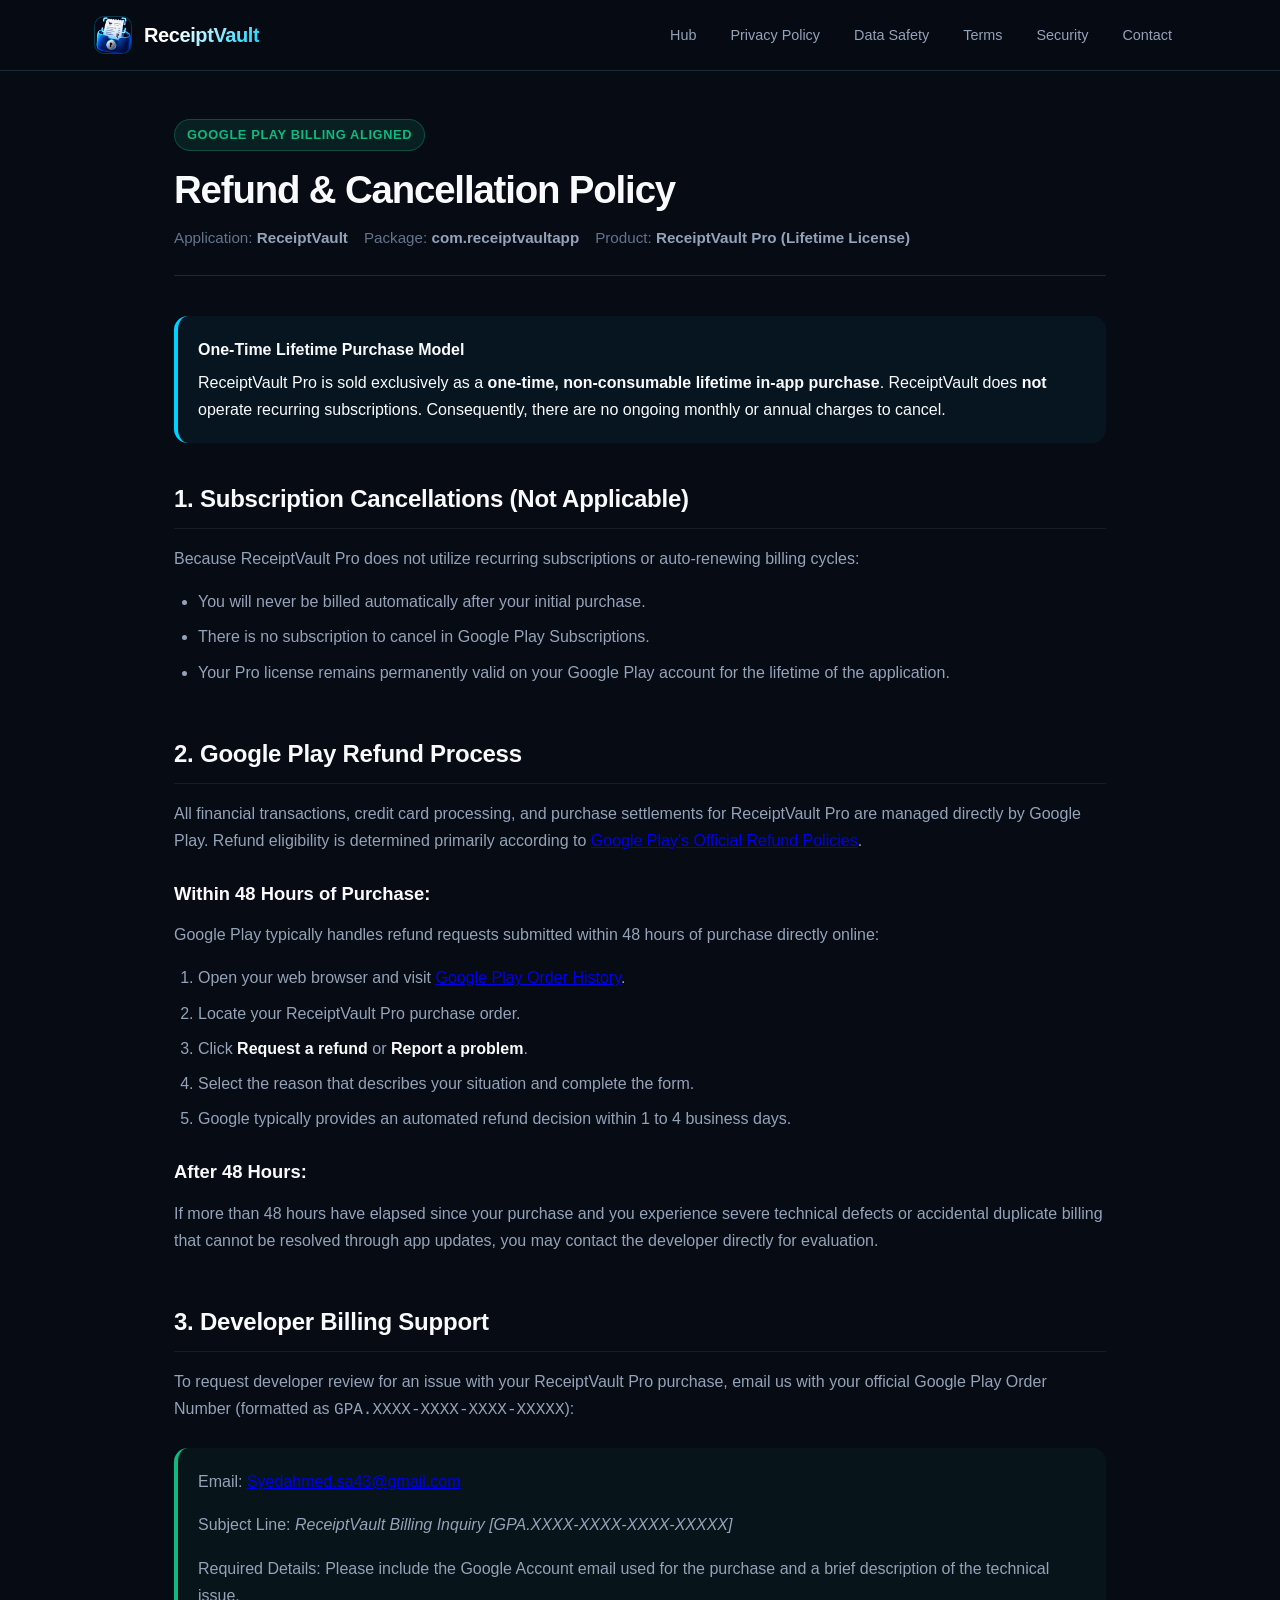
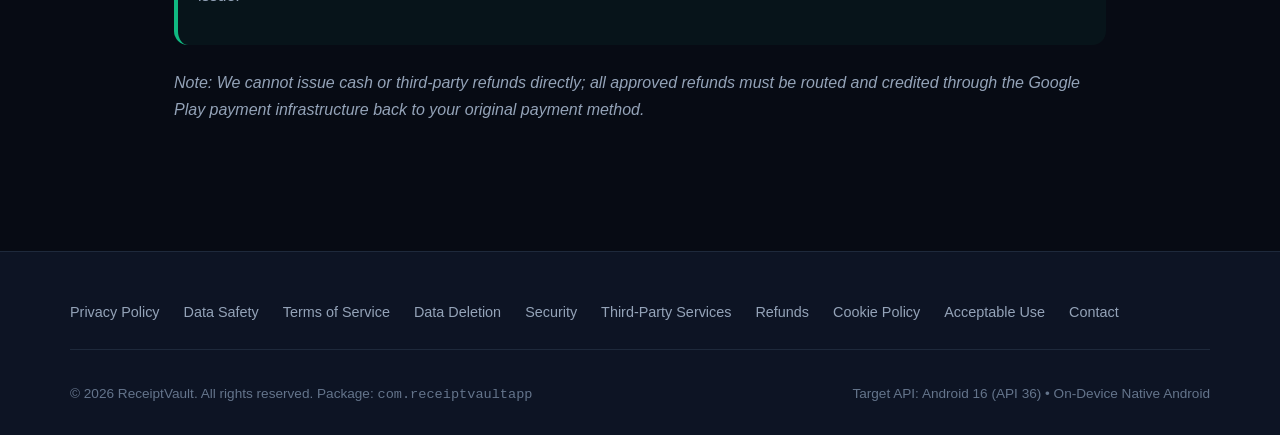
<file: receiptvault/refund-and-cancellation.html>
<!DOCTYPE html>
<html lang="en">
<head>
  <meta charset="UTF-8">
  <meta name="viewport" content="width=device-width, initial-scale=1.0">
  <title>ReceiptVault — Refund &amp; Cancellation Policy</title>
  <meta name="description" content="Official Refund and Cancellation Policy for ReceiptVault Pro purchases made through Google Play Billing.">
  <link rel="canonical" href="https://[PRODUCTION_POLICY_DOMAIN]/refund-and-cancellation.html">
  <link rel="stylesheet" href="./css/style.css">
  <meta property="og:title" content="ReceiptVault — Refund &amp; Cancellation Policy">
  <meta property="og:description" content="Policies governing Google Play purchases and ReceiptVault Pro lifetime licenses.">
  <meta property="og:type" content="article">
</head>
<body>

  <header class="site-header">
    <div class="header-container">
      <a href="./index.html" class="brand-link">
        <div class="brand-logo">
          <img src="./assets/logo.png" alt="ReceiptVault Logo">
        </div>
        <span class="brand-name">ReceiptVault</span>
      </a>
      <button class="mobile-toggle" aria-label="Toggle navigation menu" aria-expanded="false">☰</button>
      <nav class="main-nav">
        <ul class="nav-links">
          <li><a href="./index.html" class="nav-link">Hub</a></li>
          <li><a href="./privacy-policy.html" class="nav-link">Privacy Policy</a></li>
          <li><a href="./data-safety.html" class="nav-link">Data Safety</a></li>
          <li><a href="./terms-of-service.html" class="nav-link">Terms</a></li>
          <li><a href="./security.html" class="nav-link">Security</a></li>
          <li><a href="./contact.html" class="nav-link">Contact</a></li>
        </ul>
      </nav>
    </div>
  </header>

  <main class="content-wrapper">
    <div class="page-header">
      <div class="page-badge verified">Google Play Billing Aligned</div>
      <h1 class="page-title">Refund &amp; Cancellation Policy</h1>
      <div class="page-meta">
        <span>Application: <strong>ReceiptVault</strong></span>
        <span>Package: <strong>com.receiptvaultapp</strong></span>
        <span>Product: <strong>ReceiptVault Pro (Lifetime License)</strong></span>
      </div>
    </div>

    <div class="callout info">
      <div class="callout-title">One-Time Lifetime Purchase Model</div>
      <p>ReceiptVault Pro is sold exclusively as a <strong>one-time, non-consumable lifetime in-app purchase</strong>. ReceiptVault does <strong>not</strong> operate recurring subscriptions. Consequently, there are no ongoing monthly or annual charges to cancel.</p>
    </div>

    <article class="policy-content">
      <section id="cancellation-policy">
        <h2>1. Subscription Cancellations (Not Applicable)</h2>
        <p>Because ReceiptVault Pro does not utilize recurring subscriptions or auto-renewing billing cycles:</p>
        <ul>
          <li>You will never be billed automatically after your initial purchase.</li>
          <li>There is no subscription to cancel in Google Play Subscriptions.</li>
          <li>Your Pro license remains permanently valid on your Google Play account for the lifetime of the application.</li>
        </ul>
      </section>

      <section id="google-play-refunds">
        <h2>2. Google Play Refund Process</h2>
        <p>All financial transactions, credit card processing, and purchase settlements for ReceiptVault Pro are managed directly by Google Play. Refund eligibility is determined primarily according to <a href="https://support.google.com/googleplay/answer/2479637" target="_blank" rel="noopener">Google Play's Official Refund Policies</a>.</p>

        <h3>Within 48 Hours of Purchase:</h3>
        <p>Google Play typically handles refund requests submitted within 48 hours of purchase directly online:</p>
        <ol>
          <li>Open your web browser and visit <a href="https://play.google.com/store/account/orderhistory" target="_blank" rel="noopener">Google Play Order History</a>.</li>
          <li>Locate your ReceiptVault Pro purchase order.</li>
          <li>Click <strong>Request a refund</strong> or <strong>Report a problem</strong>.</li>
          <li>Select the reason that describes your situation and complete the form.</li>
          <li>Google typically provides an automated refund decision within 1 to 4 business days.</li>
        </ol>

        <h3>After 48 Hours:</h3>
        <p>If more than 48 hours have elapsed since your purchase and you experience severe technical defects or accidental duplicate billing that cannot be resolved through app updates, you may contact the developer directly for evaluation.</p>
      </section>

      <section id="developer-support">
        <h2>3. Developer Billing Support</h2>
        <p>To request developer review for an issue with your ReceiptVault Pro purchase, email us with your official Google Play Order Number (formatted as <code>GPA.XXXX-XXXX-XXXX-XXXXX</code>):</p>
        <div class="callout success">
          <p>Email: <a href="mailto:Syedahmed.sa43@gmail.com">Syedahmed.sa43@gmail.com</a></p>
          <p>Subject Line: <em>ReceiptVault Billing Inquiry [GPA.XXXX-XXXX-XXXX-XXXXX]</em></p>
          <p>Required Details: Please include the Google Account email used for the purchase and a brief description of the technical issue.</p>
        </div>
        <p><em>Note: We cannot issue cash or third-party refunds directly; all approved refunds must be routed and credited through the Google Play payment infrastructure back to your original payment method.</em></p>
      </section>
    </article>
  </main>

  <footer class="site-footer">
    <div class="footer-container">
      <div class="footer-nav">
        <a href="./privacy-policy.html">Privacy Policy</a>
        <a href="./data-safety.html">Data Safety</a>
        <a href="./terms-of-service.html">Terms of Service</a>
        <a href="./account-data-deletion.html">Data Deletion</a>
        <a href="./security.html">Security</a>
        <a href="./third-party-services.html">Third-Party Services</a>
        <a href="./refund-and-cancellation.html">Refunds</a>
        <a href="./cookie-policy.html">Cookie Policy</a>
        <a href="./acceptable-use-policy.html">Acceptable Use</a>
        <a href="./contact.html">Contact</a>
      </div>
      <div class="footer-bottom">
        <div>&copy; 2026 ReceiptVault. All rights reserved. Package: <code>com.receiptvaultapp</code></div>
        <div>Target API: Android 16 (API 36) • On-Device Native Android</div>
      </div>
    </div>
  </footer>

  <script src="./js/main.js"></script>
</body>
</html>
</file>
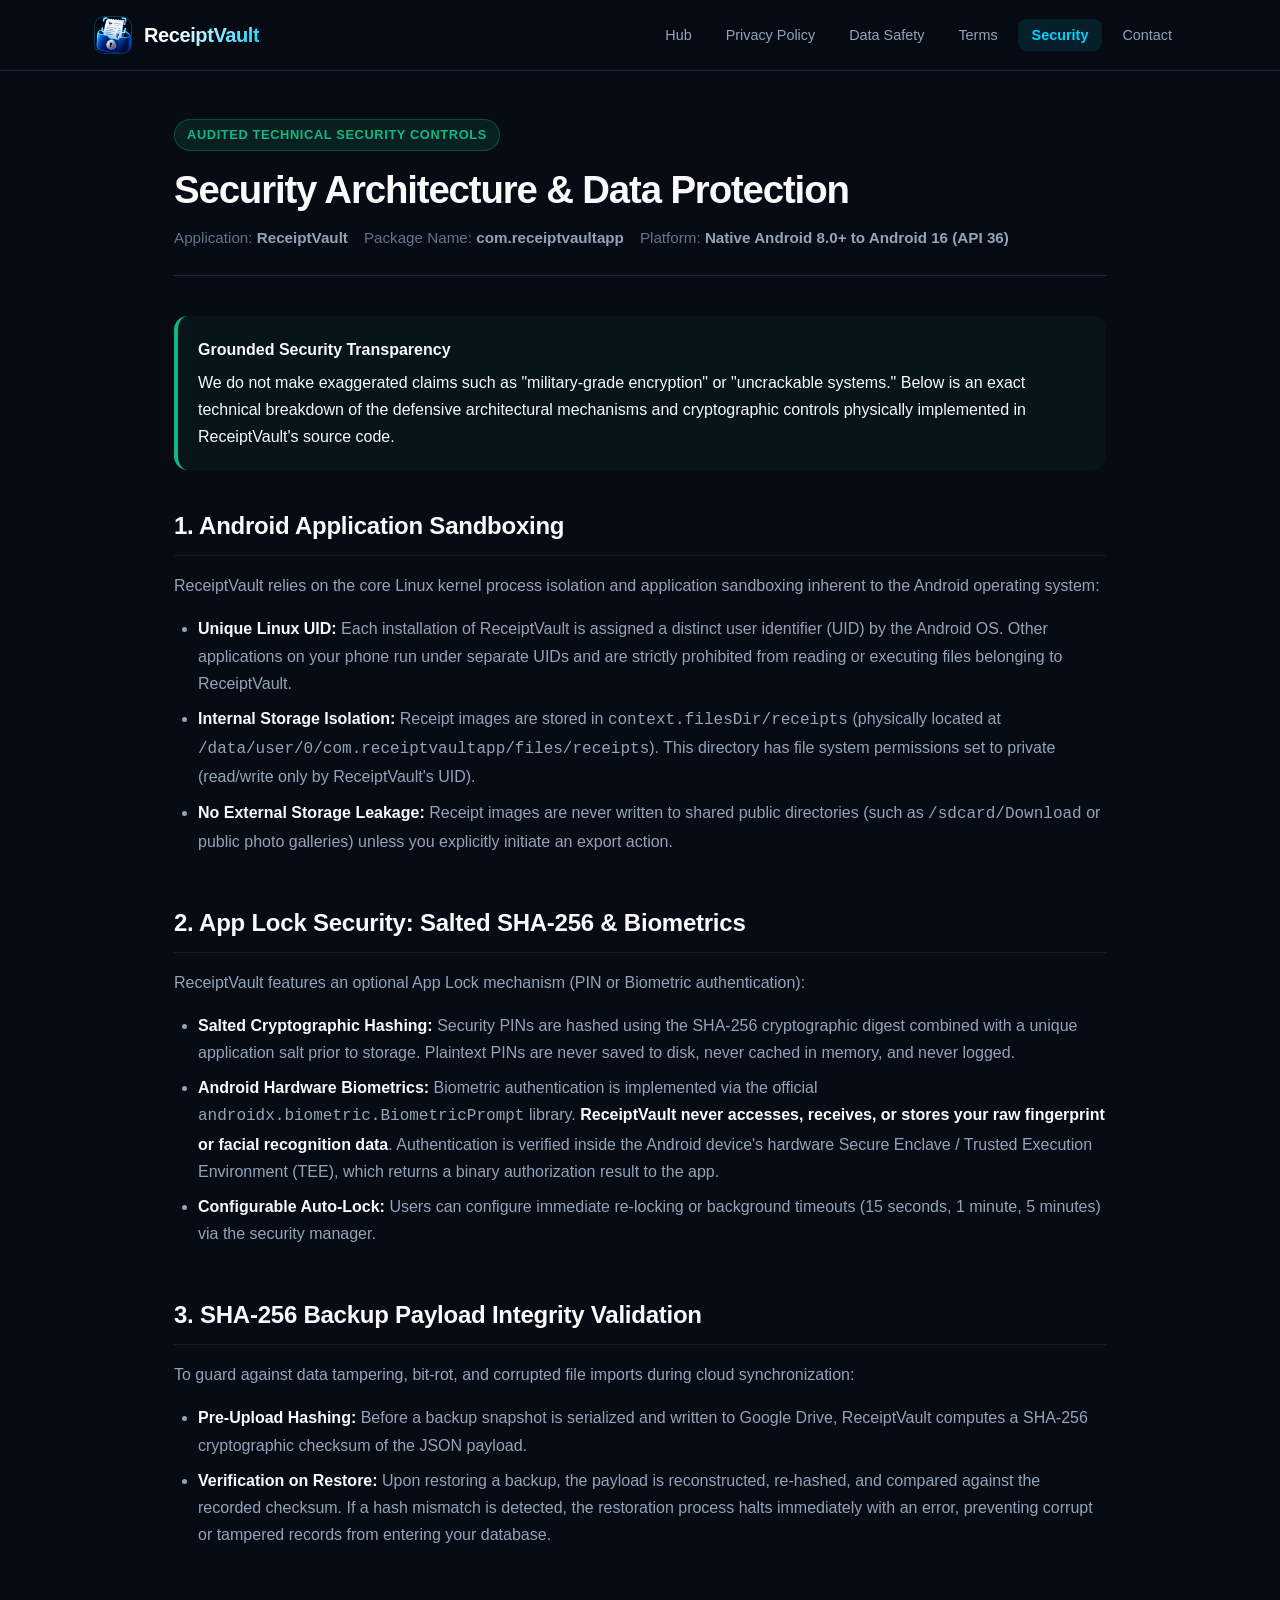
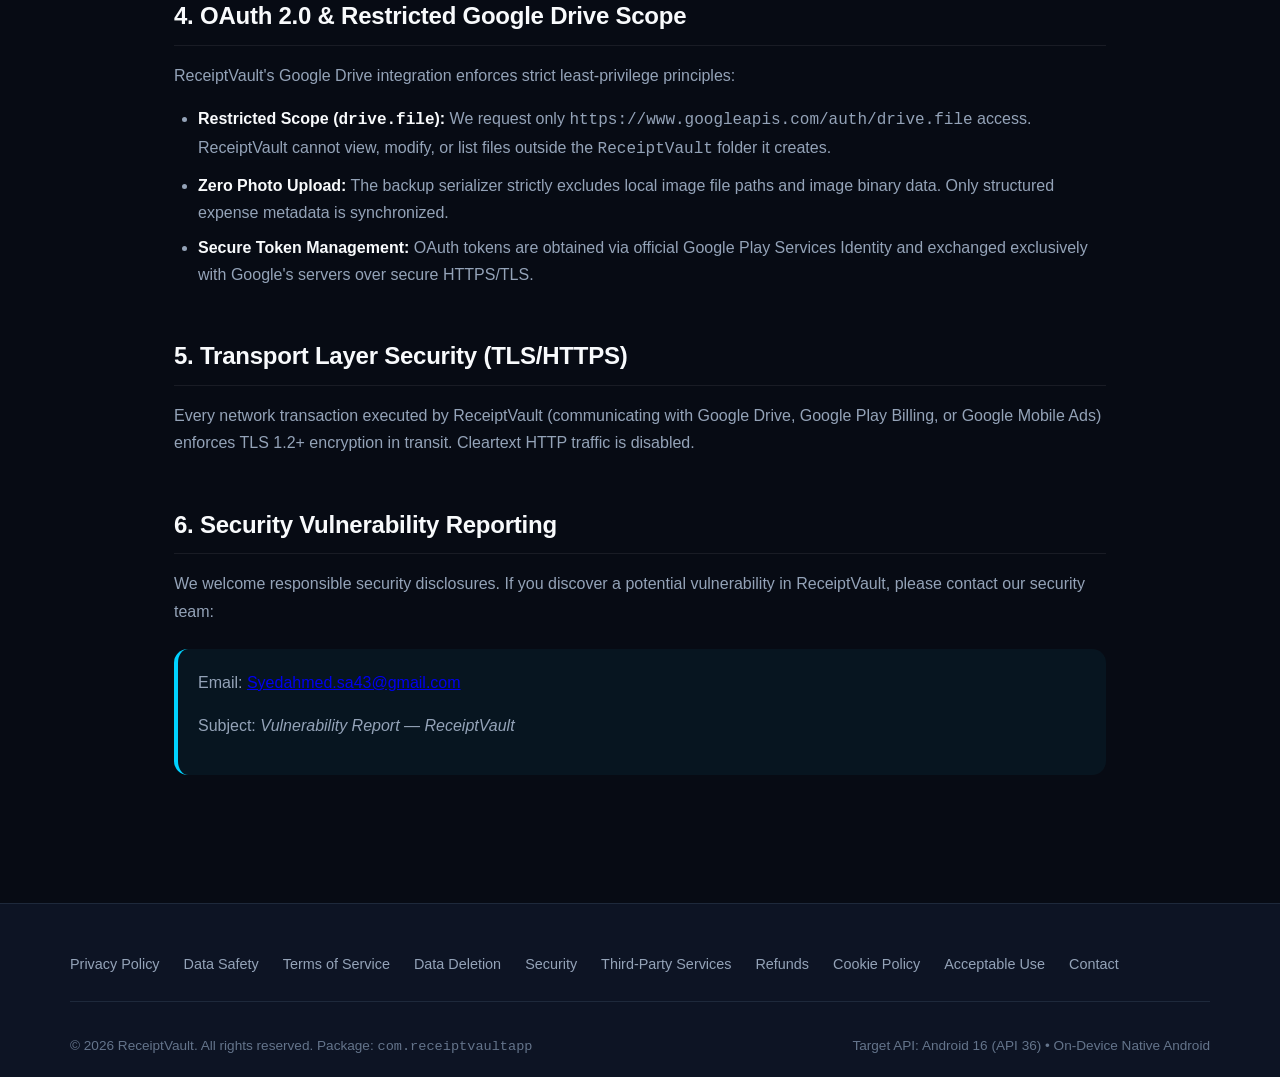
<file: receiptvault/security.html>
<!DOCTYPE html>
<html lang="en">
<head>
  <meta charset="UTF-8">
  <meta name="viewport" content="width=device-width, initial-scale=1.0">
  <title>ReceiptVault — Security Architecture &amp; Data Protection</title>
  <meta name="description" content="Technical security practices, cryptographic hashing, and local sandboxing controls implemented in ReceiptVault (com.receiptvaultapp).">
  <link rel="canonical" href="https://[PRODUCTION_POLICY_DOMAIN]/security.html">
  <link rel="stylesheet" href="./css/style.css">
  <meta property="og:title" content="ReceiptVault — Security Architecture">
  <meta property="og:description" content="Technical security controls, SHA-256 hashing, and Android sandboxing in ReceiptVault.">
  <meta property="og:type" content="article">
</head>
<body>

  <header class="site-header">
    <div class="header-container">
      <a href="./index.html" class="brand-link">
        <div class="brand-logo">
          <img src="./assets/logo.png" alt="ReceiptVault Logo">
        </div>
        <span class="brand-name">ReceiptVault</span>
      </a>
      <button class="mobile-toggle" aria-label="Toggle navigation menu" aria-expanded="false">☰</button>
      <nav class="main-nav">
        <ul class="nav-links">
          <li><a href="./index.html" class="nav-link">Hub</a></li>
          <li><a href="./privacy-policy.html" class="nav-link">Privacy Policy</a></li>
          <li><a href="./data-safety.html" class="nav-link">Data Safety</a></li>
          <li><a href="./terms-of-service.html" class="nav-link">Terms</a></li>
          <li><a href="./security.html" class="nav-link active">Security</a></li>
          <li><a href="./contact.html" class="nav-link">Contact</a></li>
        </ul>
      </nav>
    </div>
  </header>

  <main class="content-wrapper">
    <div class="page-header">
      <div class="page-badge verified">Audited Technical Security Controls</div>
      <h1 class="page-title">Security Architecture &amp; Data Protection</h1>
      <div class="page-meta">
        <span>Application: <strong>ReceiptVault</strong></span>
        <span>Package Name: <strong>com.receiptvaultapp</strong></span>
        <span>Platform: <strong>Native Android 8.0+ to Android 16 (API 36)</strong></span>
      </div>
    </div>

    <div class="callout success">
      <div class="callout-title">Grounded Security Transparency</div>
      <p>We do not make exaggerated claims such as "military-grade encryption" or "uncrackable systems." Below is an exact technical breakdown of the defensive architectural mechanisms and cryptographic controls physically implemented in ReceiptVault's source code.</p>
    </div>

    <article class="policy-content">
      <section id="local-sandbox">
        <h2>1. Android Application Sandboxing</h2>
        <p>ReceiptVault relies on the core Linux kernel process isolation and application sandboxing inherent to the Android operating system:</p>
        <ul>
          <li><strong>Unique Linux UID:</strong> Each installation of ReceiptVault is assigned a distinct user identifier (UID) by the Android OS. Other applications on your phone run under separate UIDs and are strictly prohibited from reading or executing files belonging to ReceiptVault.</li>
          <li><strong>Internal Storage Isolation:</strong> Receipt images are stored in <code>context.filesDir/receipts</code> (physically located at <code>/data/user/0/com.receiptvaultapp/files/receipts</code>). This directory has file system permissions set to private (read/write only by ReceiptVault's UID).</li>
          <li><strong>No External Storage Leakage:</strong> Receipt images are never written to shared public directories (such as <code>/sdcard/Download</code> or public photo galleries) unless you explicitly initiate an export action.</li>
        </ul>
      </section>

      <section id="pin-biometric-security">
        <h2>2. App Lock Security: Salted SHA-256 &amp; Biometrics</h2>
        <p>ReceiptVault features an optional App Lock mechanism (PIN or Biometric authentication):</p>
        <ul>
          <li><strong>Salted Cryptographic Hashing:</strong> Security PINs are hashed using the SHA-256 cryptographic digest combined with a unique application salt prior to storage. Plaintext PINs are never saved to disk, never cached in memory, and never logged.</li>
          <li><strong>Android Hardware Biometrics:</strong> Biometric authentication is implemented via the official <code>androidx.biometric.BiometricPrompt</code> library. <strong>ReceiptVault never accesses, receives, or stores your raw fingerprint or facial recognition data</strong>. Authentication is verified inside the Android device's hardware Secure Enclave / Trusted Execution Environment (TEE), which returns a binary authorization result to the app.</li>
          <li><strong>Configurable Auto-Lock:</strong> Users can configure immediate re-locking or background timeouts (15 seconds, 1 minute, 5 minutes) via the security manager.</li>
        </ul>
      </section>

      <section id="backup-integrity">
        <h2>3. SHA-256 Backup Payload Integrity Validation</h2>
        <p>To guard against data tampering, bit-rot, and corrupted file imports during cloud synchronization:</p>
        <ul>
          <li><strong>Pre-Upload Hashing:</strong> Before a backup snapshot is serialized and written to Google Drive, ReceiptVault computes a SHA-256 cryptographic checksum of the JSON payload.</li>
          <li><strong>Verification on Restore:</strong> Upon restoring a backup, the payload is reconstructed, re-hashed, and compared against the recorded checksum. If a hash mismatch is detected, the restoration process halts immediately with an error, preventing corrupt or tampered records from entering your database.</li>
        </ul>
      </section>

      <section id="google-drive-scope">
        <h2>4. OAuth 2.0 &amp; Restricted Google Drive Scope</h2>
        <p>ReceiptVault's Google Drive integration enforces strict least-privilege principles:</p>
        <ul>
          <li><strong>Restricted Scope (<code>drive.file</code>):</strong> We request only <code>https://www.googleapis.com/auth/drive.file</code> access. ReceiptVault cannot view, modify, or list files outside the <code>ReceiptVault</code> folder it creates.</li>
          <li><strong>Zero Photo Upload:</strong> The backup serializer strictly excludes local image file paths and image binary data. Only structured expense metadata is synchronized.</li>
          <li><strong>Secure Token Management:</strong> OAuth tokens are obtained via official Google Play Services Identity and exchanged exclusively with Google's servers over secure HTTPS/TLS.</li>
        </ul>
      </section>

      <section id="network-security">
        <h2>5. Transport Layer Security (TLS/HTTPS)</h2>
        <p>Every network transaction executed by ReceiptVault (communicating with Google Drive, Google Play Billing, or Google Mobile Ads) enforces TLS 1.2+ encryption in transit. Cleartext HTTP traffic is disabled.</p>
      </section>

      <section id="security-contact">
        <h2>6. Security Vulnerability Reporting</h2>
        <p>We welcome responsible security disclosures. If you discover a potential vulnerability in ReceiptVault, please contact our security team:</p>
        <div class="callout info">
          <p>Email: <a href="mailto:Syedahmed.sa43@gmail.com">Syedahmed.sa43@gmail.com</a></p>
          <p>Subject: <em>Vulnerability Report — ReceiptVault</em></p>
        </div>
      </section>
    </article>
  </main>

  <footer class="site-footer">
    <div class="footer-container">
      <div class="footer-nav">
        <a href="./privacy-policy.html">Privacy Policy</a>
        <a href="./data-safety.html">Data Safety</a>
        <a href="./terms-of-service.html">Terms of Service</a>
        <a href="./account-data-deletion.html">Data Deletion</a>
        <a href="./security.html">Security</a>
        <a href="./third-party-services.html">Third-Party Services</a>
        <a href="./refund-and-cancellation.html">Refunds</a>
        <a href="./cookie-policy.html">Cookie Policy</a>
        <a href="./acceptable-use-policy.html">Acceptable Use</a>
        <a href="./contact.html">Contact</a>
      </div>
      <div class="footer-bottom">
        <div>&copy; 2026 ReceiptVault. All rights reserved. Package: <code>com.receiptvaultapp</code></div>
        <div>Target API: Android 16 (API 36) • On-Device Native Android</div>
      </div>
    </div>
  </footer>

  <script src="./js/main.js"></script>
</body>
</html>
</file>
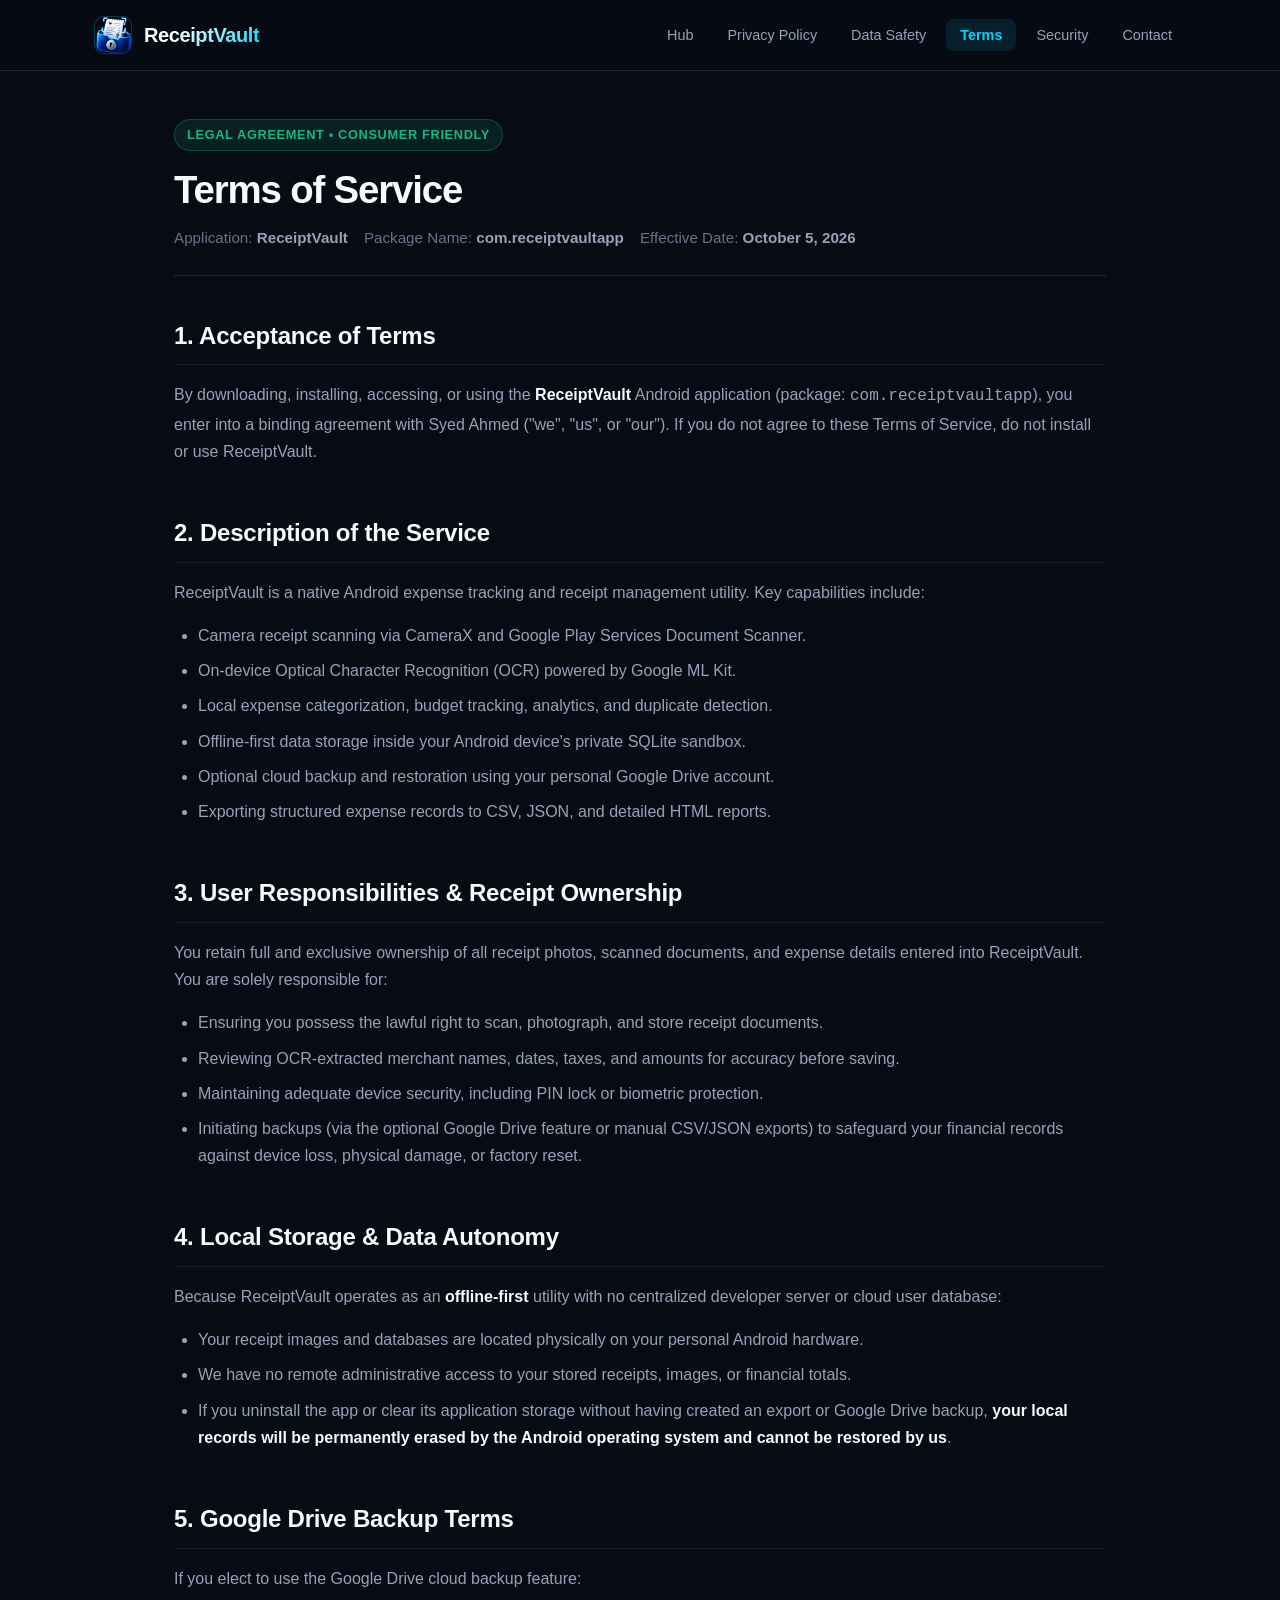
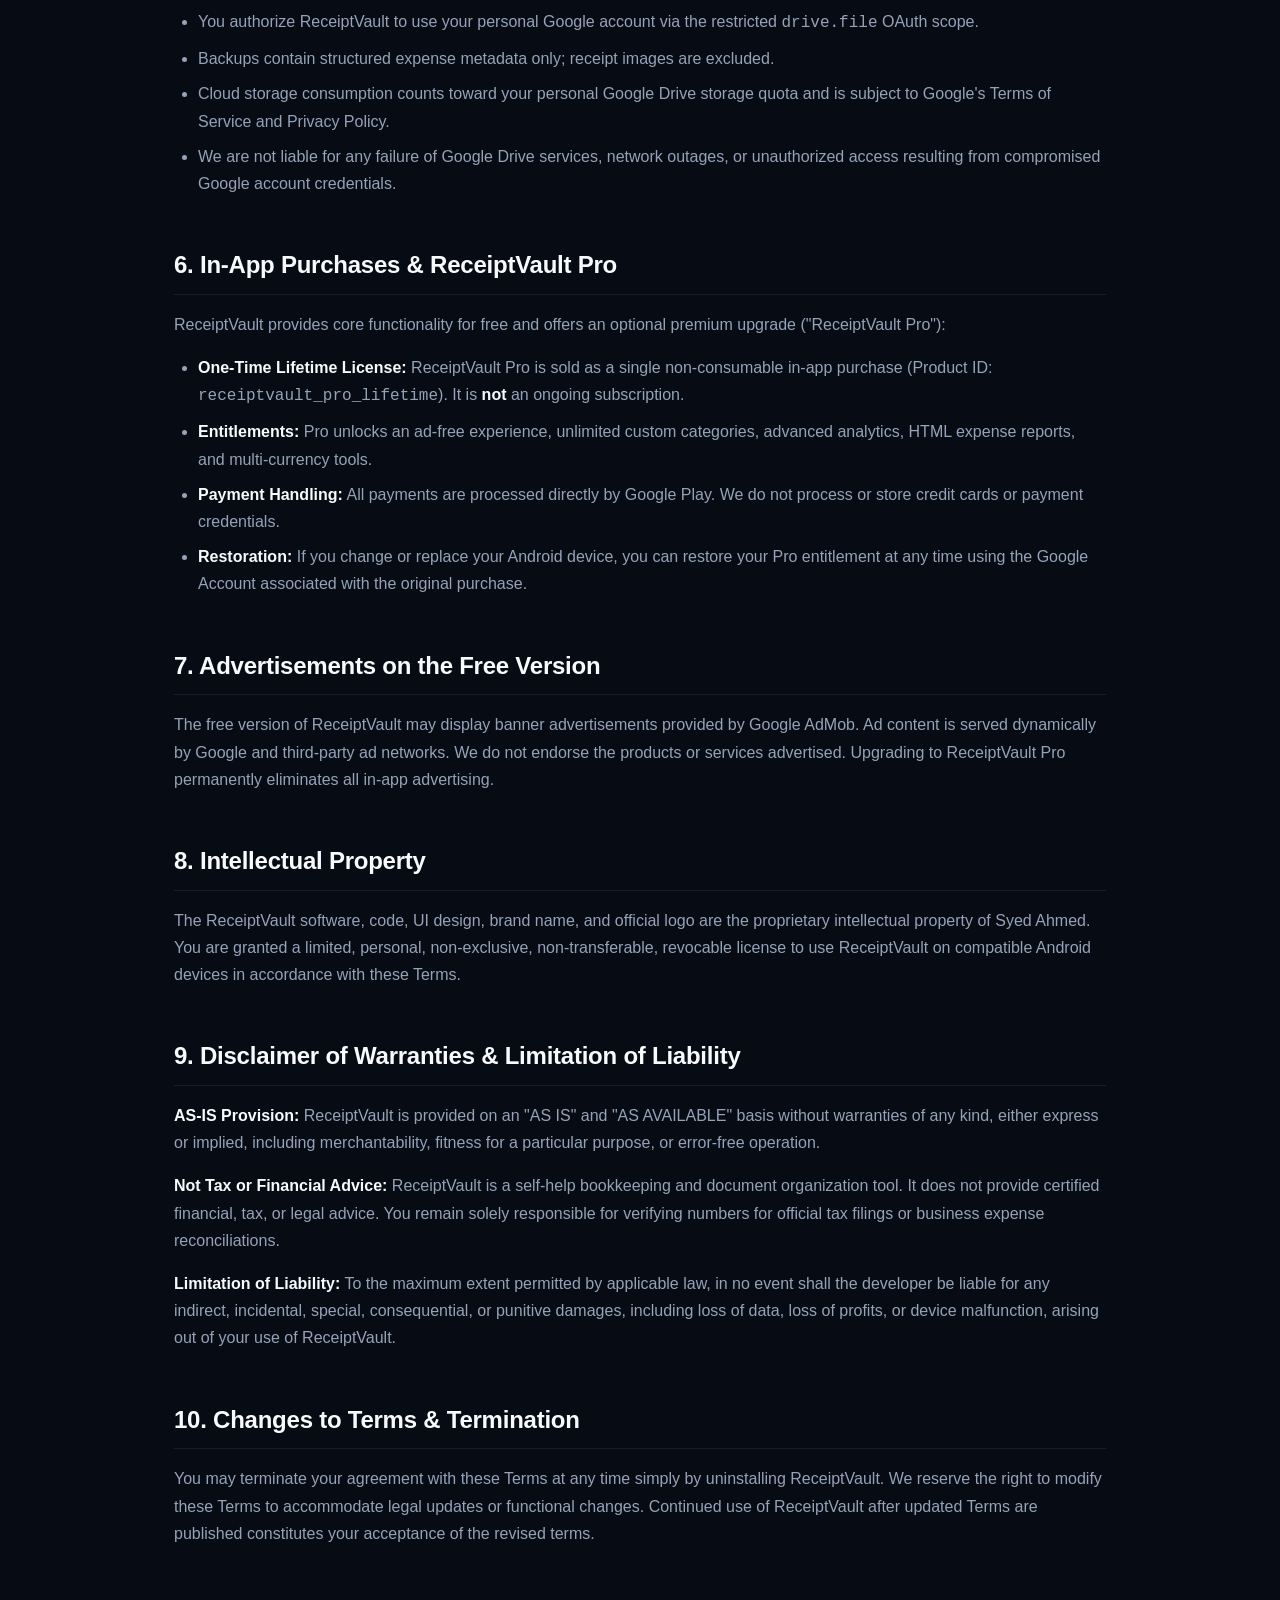
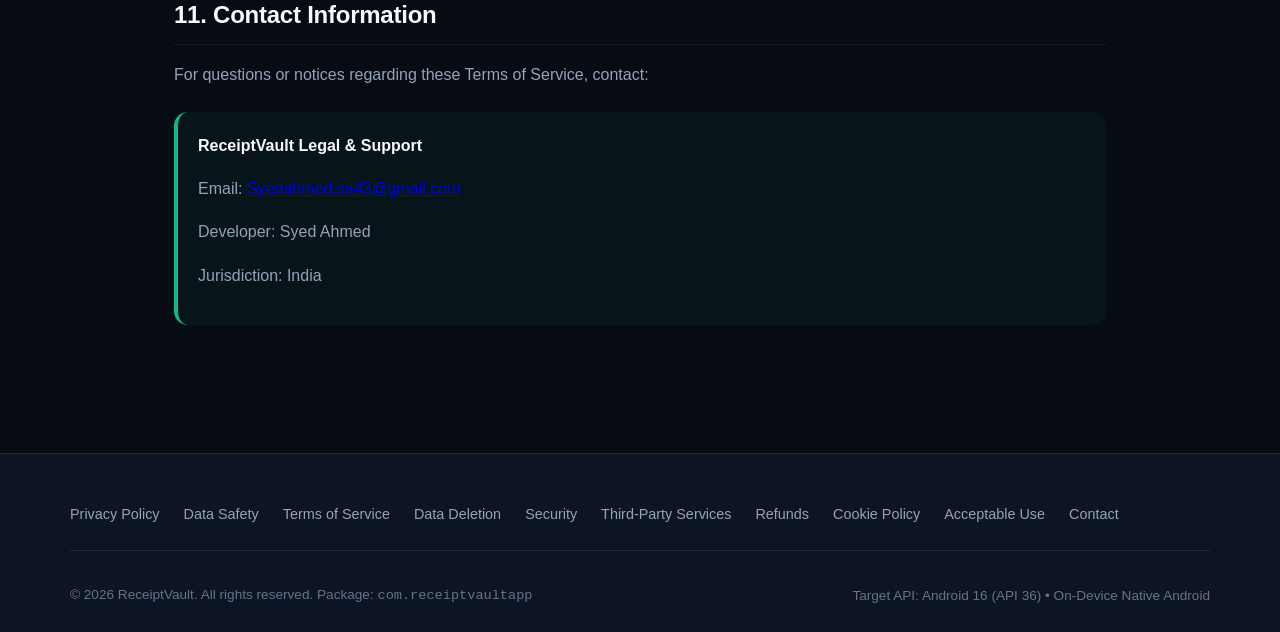
<file: receiptvault/terms-of-service.html>
<!DOCTYPE html>
<html lang="en">
<head>
  <meta charset="UTF-8">
  <meta name="viewport" content="width=device-width, initial-scale=1.0">
  <title>ReceiptVault — Terms of Service</title>
  <meta name="description" content="Official Terms of Service for ReceiptVault (com.receiptvaultapp). Legal agreement governing usage, local storage, Google Drive backup, and Pro lifetime licenses.">
  <link rel="canonical" href="https://[PRODUCTION_POLICY_DOMAIN]/terms-of-service.html">
  <link rel="stylesheet" href="./css/style.css">
  <meta property="og:title" content="ReceiptVault — Terms of Service">
  <meta property="og:description" content="Terms of Service governing the use of ReceiptVault for Android.">
  <meta property="og:type" content="article">
</head>
<body>

  <header class="site-header">
    <div class="header-container">
      <a href="./index.html" class="brand-link">
        <div class="brand-logo">
          <img src="./assets/logo.png" alt="ReceiptVault Logo">
        </div>
        <span class="brand-name">ReceiptVault</span>
      </a>
      <button class="mobile-toggle" aria-label="Toggle navigation menu" aria-expanded="false">☰</button>
      <nav class="main-nav">
        <ul class="nav-links">
          <li><a href="./index.html" class="nav-link">Hub</a></li>
          <li><a href="./privacy-policy.html" class="nav-link">Privacy Policy</a></li>
          <li><a href="./data-safety.html" class="nav-link">Data Safety</a></li>
          <li><a href="./terms-of-service.html" class="nav-link active">Terms</a></li>
          <li><a href="./security.html" class="nav-link">Security</a></li>
          <li><a href="./contact.html" class="nav-link">Contact</a></li>
        </ul>
      </nav>
    </div>
  </header>

  <main class="content-wrapper">
    <div class="page-header">
      <div class="page-badge verified">Legal Agreement • Consumer Friendly</div>
      <h1 class="page-title">Terms of Service</h1>
      <div class="page-meta">
        <span>Application: <strong>ReceiptVault</strong></span>
        <span>Package Name: <strong>com.receiptvaultapp</strong></span>
        <span>Effective Date: <strong>October 5, 2026</strong></span>
      </div>
    </div>

    <article class="policy-content">
      <section id="acceptance">
        <h2>1. Acceptance of Terms</h2>
        <p>By downloading, installing, accessing, or using the <strong>ReceiptVault</strong> Android application (package: <code>com.receiptvaultapp</code>), you enter into a binding agreement with Syed Ahmed ("we", "us", or "our"). If you do not agree to these Terms of Service, do not install or use ReceiptVault.</p>
      </section>

      <section id="service-description">
        <h2>2. Description of the Service</h2>
        <p>ReceiptVault is a native Android expense tracking and receipt management utility. Key capabilities include:</p>
        <ul>
          <li>Camera receipt scanning via CameraX and Google Play Services Document Scanner.</li>
          <li>On-device Optical Character Recognition (OCR) powered by Google ML Kit.</li>
          <li>Local expense categorization, budget tracking, analytics, and duplicate detection.</li>
          <li>Offline-first data storage inside your Android device's private SQLite sandbox.</li>
          <li>Optional cloud backup and restoration using your personal Google Drive account.</li>
          <li>Exporting structured expense records to CSV, JSON, and detailed HTML reports.</li>
        </ul>
      </section>

      <section id="user-responsibilities">
        <h2>3. User Responsibilities &amp; Receipt Ownership</h2>
        <p>You retain full and exclusive ownership of all receipt photos, scanned documents, and expense details entered into ReceiptVault. You are solely responsible for:</p>
        <ul>
          <li>Ensuring you possess the lawful right to scan, photograph, and store receipt documents.</li>
          <li>Reviewing OCR-extracted merchant names, dates, taxes, and amounts for accuracy before saving.</li>
          <li>Maintaining adequate device security, including PIN lock or biometric protection.</li>
          <li>Initiating backups (via the optional Google Drive feature or manual CSV/JSON exports) to safeguard your financial records against device loss, physical damage, or factory reset.</li>
        </ul>
      </section>

      <section id="local-storage-disclaimer">
        <h2>4. Local Storage &amp; Data Autonomy</h2>
        <p>Because ReceiptVault operates as an <strong>offline-first</strong> utility with no centralized developer server or cloud user database:</p>
        <ul>
          <li>Your receipt images and databases are located physically on your personal Android hardware.</li>
          <li>We have no remote administrative access to your stored receipts, images, or financial totals.</li>
          <li>If you uninstall the app or clear its application storage without having created an export or Google Drive backup, <strong>your local records will be permanently erased by the Android operating system and cannot be restored by us</strong>.</li>
        </ul>
      </section>

      <section id="google-drive-terms">
        <h2>5. Google Drive Backup Terms</h2>
        <p>If you elect to use the Google Drive cloud backup feature:</p>
        <ul>
          <li>You authorize ReceiptVault to use your personal Google account via the restricted <code>drive.file</code> OAuth scope.</li>
          <li>Backups contain structured expense metadata only; receipt images are excluded.</li>
          <li>Cloud storage consumption counts toward your personal Google Drive storage quota and is subject to Google's Terms of Service and Privacy Policy.</li>
          <li>We are not liable for any failure of Google Drive services, network outages, or unauthorized access resulting from compromised Google account credentials.</li>
        </ul>
      </section>

      <section id="pro-features-billing">
        <h2>6. In-App Purchases &amp; ReceiptVault Pro</h2>
        <p>ReceiptVault provides core functionality for free and offers an optional premium upgrade ("ReceiptVault Pro"):</p>
        <ul>
          <li><strong>One-Time Lifetime License:</strong> ReceiptVault Pro is sold as a single non-consumable in-app purchase (Product ID: <code>receiptvault_pro_lifetime</code>). It is <strong>not</strong> an ongoing subscription.</li>
          <li><strong>Entitlements:</strong> Pro unlocks an ad-free experience, unlimited custom categories, advanced analytics, HTML expense reports, and multi-currency tools.</li>
          <li><strong>Payment Handling:</strong> All payments are processed directly by Google Play. We do not process or store credit cards or payment credentials.</li>
          <li><strong>Restoration:</strong> If you change or replace your Android device, you can restore your Pro entitlement at any time using the Google Account associated with the original purchase.</li>
        </ul>
      </section>

      <section id="advertising-terms">
        <h2>7. Advertisements on the Free Version</h2>
        <p>The free version of ReceiptVault may display banner advertisements provided by Google AdMob. Ad content is served dynamically by Google and third-party ad networks. We do not endorse the products or services advertised. Upgrading to ReceiptVault Pro permanently eliminates all in-app advertising.</p>
      </section>

      <section id="intellectual-property">
        <h2>8. Intellectual Property</h2>
        <p>The ReceiptVault software, code, UI design, brand name, and official logo are the proprietary intellectual property of Syed Ahmed. You are granted a limited, personal, non-exclusive, non-transferable, revocable license to use ReceiptVault on compatible Android devices in accordance with these Terms.</p>
      </section>

      <section id="disclaimer-liability">
        <h2>9. Disclaimer of Warranties &amp; Limitation of Liability</h2>
        <p><strong>AS-IS Provision:</strong> ReceiptVault is provided on an "AS IS" and "AS AVAILABLE" basis without warranties of any kind, either express or implied, including merchantability, fitness for a particular purpose, or error-free operation.</p>
        <p><strong>Not Tax or Financial Advice:</strong> ReceiptVault is a self-help bookkeeping and document organization tool. It does not provide certified financial, tax, or legal advice. You remain solely responsible for verifying numbers for official tax filings or business expense reconciliations.</p>
        <p><strong>Limitation of Liability:</strong> To the maximum extent permitted by applicable law, in no event shall the developer be liable for any indirect, incidental, special, consequential, or punitive damages, including loss of data, loss of profits, or device malfunction, arising out of your use of ReceiptVault.</p>
      </section>

      <section id="termination-changes">
        <h2>10. Changes to Terms &amp; Termination</h2>
        <p>You may terminate your agreement with these Terms at any time simply by uninstalling ReceiptVault. We reserve the right to modify these Terms to accommodate legal updates or functional changes. Continued use of ReceiptVault after updated Terms are published constitutes your acceptance of the revised terms.</p>
      </section>

      <section id="contact-terms">
        <h2>11. Contact Information</h2>
        <p>For questions or notices regarding these Terms of Service, contact:</p>
        <div class="callout success">
          <p><strong>ReceiptVault Legal &amp; Support</strong></p>
          <p>Email: <a href="mailto:Syedahmed.sa43@gmail.com">Syedahmed.sa43@gmail.com</a></p>
          <p>Developer: Syed Ahmed</p>
          <p>Jurisdiction: India</p>
        </div>
      </section>
    </article>
  </main>

  <footer class="site-footer">
    <div class="footer-container">
      <div class="footer-nav">
        <a href="./privacy-policy.html">Privacy Policy</a>
        <a href="./data-safety.html">Data Safety</a>
        <a href="./terms-of-service.html">Terms of Service</a>
        <a href="./account-data-deletion.html">Data Deletion</a>
        <a href="./security.html">Security</a>
        <a href="./third-party-services.html">Third-Party Services</a>
        <a href="./refund-and-cancellation.html">Refunds</a>
        <a href="./cookie-policy.html">Cookie Policy</a>
        <a href="./acceptable-use-policy.html">Acceptable Use</a>
        <a href="./contact.html">Contact</a>
      </div>
      <div class="footer-bottom">
        <div>&copy; 2026 ReceiptVault. All rights reserved. Package: <code>com.receiptvaultapp</code></div>
        <div>Target API: Android 16 (API 36) • On-Device Native Android</div>
      </div>
    </div>
  </footer>

  <script src="./js/main.js"></script>
</body>
</html>
</file>
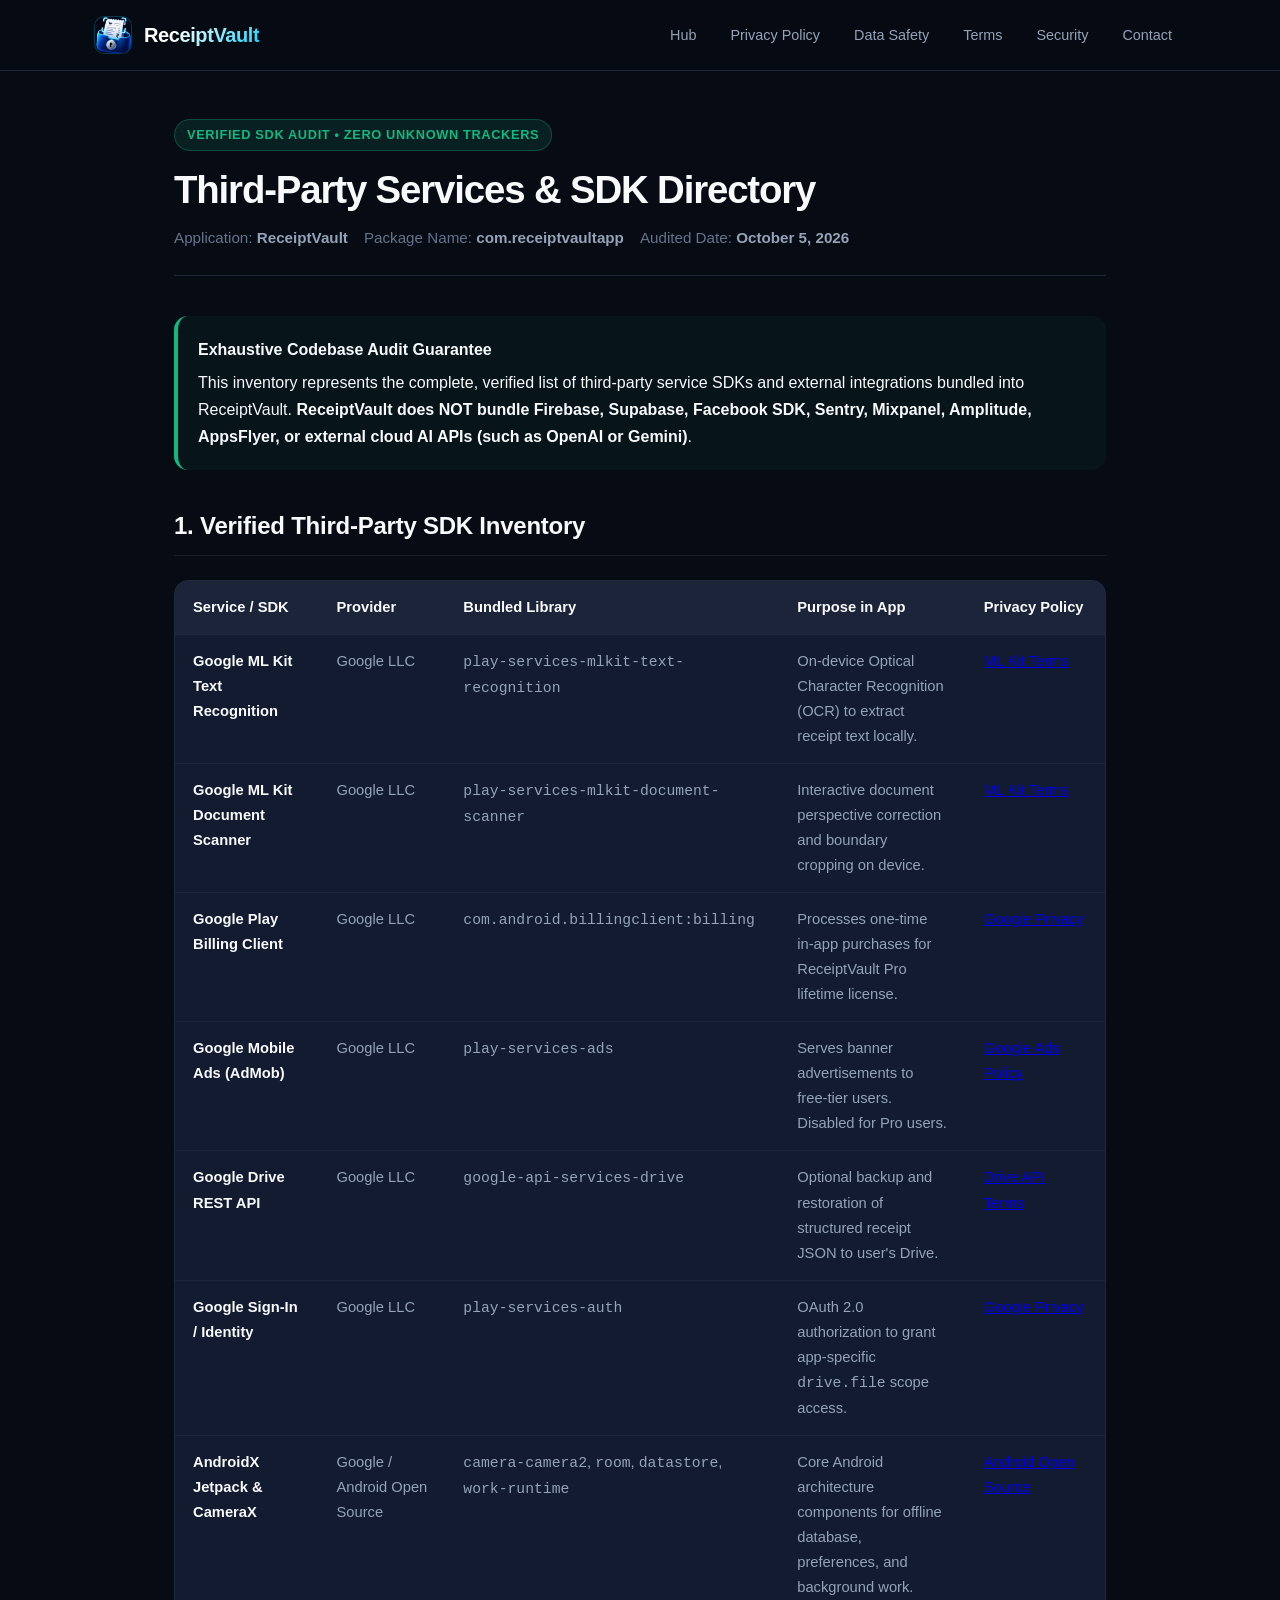
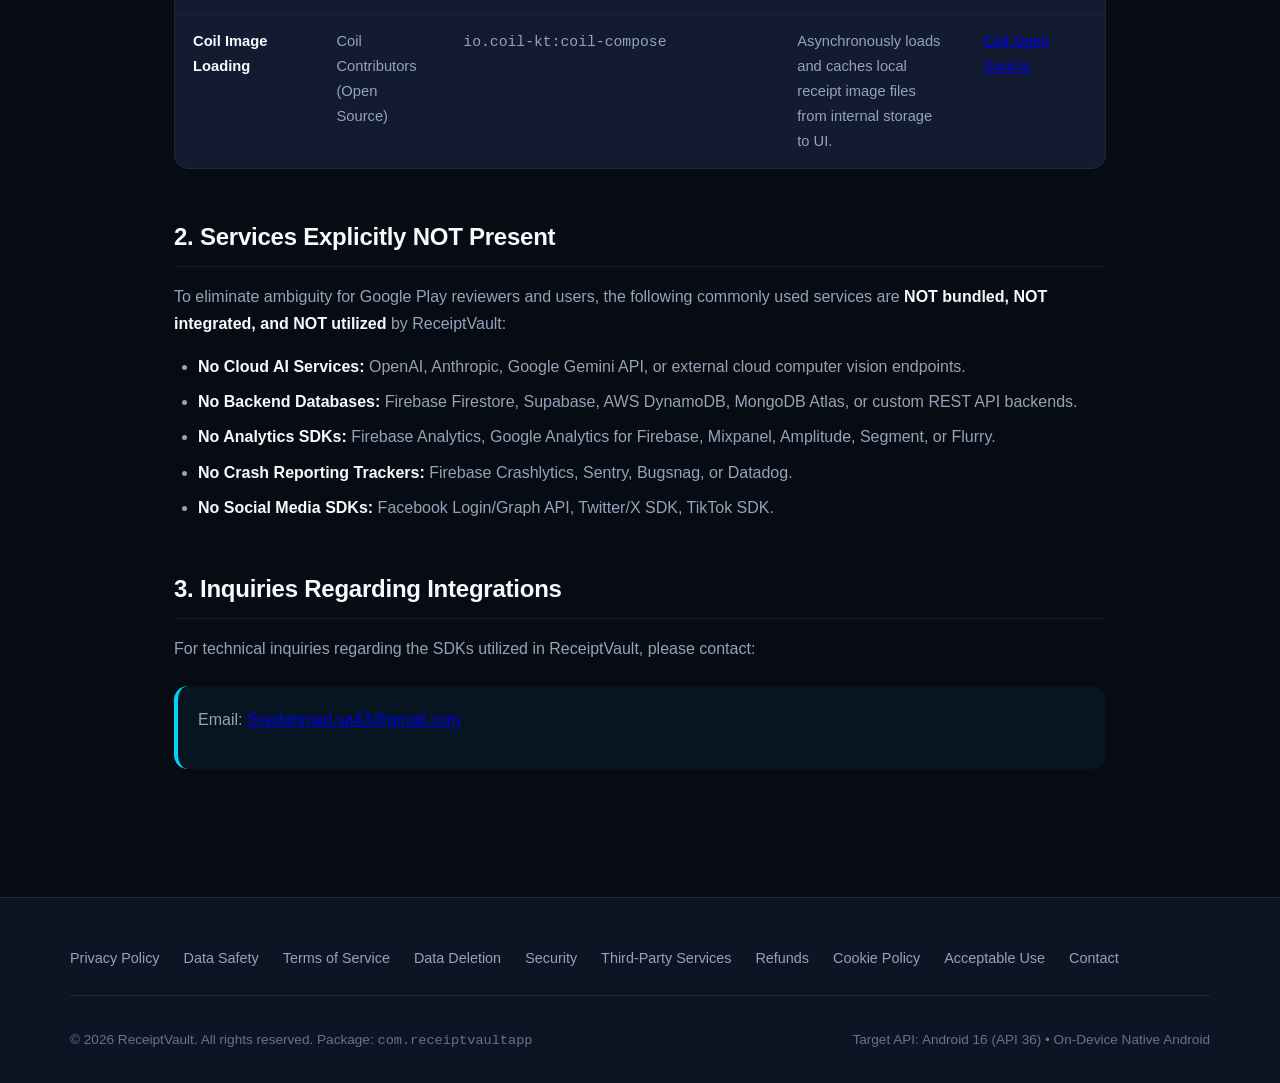
<file: receiptvault/third-party-services.html>
<!DOCTYPE html>
<html lang="en">
<head>
  <meta charset="UTF-8">
  <meta name="viewport" content="width=device-width, initial-scale=1.0">
  <title>ReceiptVault — Verified Third-Party Services &amp; SDKs</title>
  <meta name="description" content="Audited inventory of verified third-party libraries, SDKs, and external integrations in ReceiptVault (com.receiptvaultapp).">
  <link rel="canonical" href="https://[PRODUCTION_POLICY_DOMAIN]/third-party-services.html">
  <link rel="stylesheet" href="./css/style.css">
  <meta property="og:title" content="ReceiptVault — Third-Party Services Directory">
  <meta property="og:description" content="Audited inventory of third-party SDKs and dependencies in ReceiptVault.">
  <meta property="og:type" content="article">
</head>
<body>

  <header class="site-header">
    <div class="header-container">
      <a href="./index.html" class="brand-link">
        <div class="brand-logo">
          <img src="./assets/logo.png" alt="ReceiptVault Logo">
        </div>
        <span class="brand-name">ReceiptVault</span>
      </a>
      <button class="mobile-toggle" aria-label="Toggle navigation menu" aria-expanded="false">☰</button>
      <nav class="main-nav">
        <ul class="nav-links">
          <li><a href="./index.html" class="nav-link">Hub</a></li>
          <li><a href="./privacy-policy.html" class="nav-link">Privacy Policy</a></li>
          <li><a href="./data-safety.html" class="nav-link">Data Safety</a></li>
          <li><a href="./terms-of-service.html" class="nav-link">Terms</a></li>
          <li><a href="./security.html" class="nav-link">Security</a></li>
          <li><a href="./contact.html" class="nav-link">Contact</a></li>
        </ul>
      </nav>
    </div>
  </header>

  <main class="content-wrapper">
    <div class="page-header">
      <div class="page-badge verified">Verified SDK Audit • Zero Unknown Trackers</div>
      <h1 class="page-title">Third-Party Services &amp; SDK Directory</h1>
      <div class="page-meta">
        <span>Application: <strong>ReceiptVault</strong></span>
        <span>Package Name: <strong>com.receiptvaultapp</strong></span>
        <span>Audited Date: <strong>October 5, 2026</strong></span>
      </div>
    </div>

    <div class="callout success">
      <div class="callout-title">Exhaustive Codebase Audit Guarantee</div>
      <p>This inventory represents the complete, verified list of third-party service SDKs and external integrations bundled into ReceiptVault. <strong>ReceiptVault does NOT bundle Firebase, Supabase, Facebook SDK, Sentry, Mixpanel, Amplitude, AppsFlyer, or external cloud AI APIs (such as OpenAI or Gemini)</strong>.</p>
    </div>

    <article class="policy-content">
      <section id="sdk-inventory">
        <h2>1. Verified Third-Party SDK Inventory</h2>

        <div class="table-container">
          <table class="policy-table">
            <thead>
              <tr>
                <th>Service / SDK</th>
                <th>Provider</th>
                <th>Bundled Library</th>
                <th>Purpose in App</th>
                <th>Privacy Policy</th>
              </tr>
            </thead>
            <tbody>
              <tr>
                <td><strong>Google ML Kit Text Recognition</strong></td>
                <td>Google LLC</td>
                <td><code>play-services-mlkit-text-recognition</code></td>
                <td>On-device Optical Character Recognition (OCR) to extract receipt text locally.</td>
                <td><a href="https://developers.google.com/ml-kit/terms" target="_blank" rel="noopener">ML Kit Terms</a></td>
              </tr>
              <tr>
                <td><strong>Google ML Kit Document Scanner</strong></td>
                <td>Google LLC</td>
                <td><code>play-services-mlkit-document-scanner</code></td>
                <td>Interactive document perspective correction and boundary cropping on device.</td>
                <td><a href="https://developers.google.com/ml-kit/terms" target="_blank" rel="noopener">ML Kit Terms</a></td>
              </tr>
              <tr>
                <td><strong>Google Play Billing Client</strong></td>
                <td>Google LLC</td>
                <td><code>com.android.billingclient:billing</code></td>
                <td>Processes one-time in-app purchases for ReceiptVault Pro lifetime license.</td>
                <td><a href="https://policies.google.com/privacy" target="_blank" rel="noopener">Google Privacy</a></td>
              </tr>
              <tr>
                <td><strong>Google Mobile Ads (AdMob)</strong></td>
                <td>Google LLC</td>
                <td><code>play-services-ads</code></td>
                <td>Serves banner advertisements to free-tier users. Disabled for Pro users.</td>
                <td><a href="https://policies.google.com/technologies/ads" target="_blank" rel="noopener">Google Ads Policy</a></td>
              </tr>
              <tr>
                <td><strong>Google Drive REST API</strong></td>
                <td>Google LLC</td>
                <td><code>google-api-services-drive</code></td>
                <td>Optional backup and restoration of structured receipt JSON to user's Drive.</td>
                <td><a href="https://developers.google.com/drive/api/guides/api-specific-auth" target="_blank" rel="noopener">Drive API Terms</a></td>
              </tr>
              <tr>
                <td><strong>Google Sign-In / Identity</strong></td>
                <td>Google LLC</td>
                <td><code>play-services-auth</code></td>
                <td>OAuth 2.0 authorization to grant app-specific <code>drive.file</code> scope access.</td>
                <td><a href="https://policies.google.com/privacy" target="_blank" rel="noopener">Google Privacy</a></td>
              </tr>
              <tr>
                <td><strong>AndroidX Jetpack &amp; CameraX</strong></td>
                <td>Google / Android Open Source</td>
                <td><code>camera-camera2</code>, <code>room</code>, <code>datastore</code>, <code>work-runtime</code></td>
                <td>Core Android architecture components for offline database, preferences, and background work.</td>
                <td><a href="https://developer.android.com" target="_blank" rel="noopener">Android Open Source</a></td>
              </tr>
              <tr>
                <td><strong>Coil Image Loading</strong></td>
                <td>Coil Contributors (Open Source)</td>
                <td><code>io.coil-kt:coil-compose</code></td>
                <td>Asynchronously loads and caches local receipt image files from internal storage to UI.</td>
                <td><a href="https://coil-kt.github.io/coil/" target="_blank" rel="noopener">Coil Open Source</a></td>
              </tr>
            </tbody>
          </table>
        </div>
      </section>

      <section id="non-present-services">
        <h2>2. Services Explicitly NOT Present</h2>
        <p>To eliminate ambiguity for Google Play reviewers and users, the following commonly used services are <strong>NOT bundled, NOT integrated, and NOT utilized</strong> by ReceiptVault:</p>
        <ul>
          <li><strong>No Cloud AI Services:</strong> OpenAI, Anthropic, Google Gemini API, or external cloud computer vision endpoints.</li>
          <li><strong>No Backend Databases:</strong> Firebase Firestore, Supabase, AWS DynamoDB, MongoDB Atlas, or custom REST API backends.</li>
          <li><strong>No Analytics SDKs:</strong> Firebase Analytics, Google Analytics for Firebase, Mixpanel, Amplitude, Segment, or Flurry.</li>
          <li><strong>No Crash Reporting Trackers:</strong> Firebase Crashlytics, Sentry, Bugsnag, or Datadog.</li>
          <li><strong>No Social Media SDKs:</strong> Facebook Login/Graph API, Twitter/X SDK, TikTok SDK.</li>
        </ul>
      </section>

      <section id="third-party-contact">
        <h2>3. Inquiries Regarding Integrations</h2>
        <p>For technical inquiries regarding the SDKs utilized in ReceiptVault, please contact:</p>
        <div class="callout info">
          <p>Email: <a href="mailto:Syedahmed.sa43@gmail.com">Syedahmed.sa43@gmail.com</a></p>
        </div>
      </section>
    </article>
  </main>

  <footer class="site-footer">
    <div class="footer-container">
      <div class="footer-nav">
        <a href="./privacy-policy.html">Privacy Policy</a>
        <a href="./data-safety.html">Data Safety</a>
        <a href="./terms-of-service.html">Terms of Service</a>
        <a href="./account-data-deletion.html">Data Deletion</a>
        <a href="./security.html">Security</a>
        <a href="./third-party-services.html">Third-Party Services</a>
        <a href="./refund-and-cancellation.html">Refunds</a>
        <a href="./cookie-policy.html">Cookie Policy</a>
        <a href="./acceptable-use-policy.html">Acceptable Use</a>
        <a href="./contact.html">Contact</a>
      </div>
      <div class="footer-bottom">
        <div>&copy; 2026 ReceiptVault. All rights reserved. Package: <code>com.receiptvaultapp</code></div>
        <div>Target API: Android 16 (API 36) • On-Device Native Android</div>
      </div>
    </div>
  </footer>

  <script src="./js/main.js"></script>
</body>
</html>
</file>
<file: DocuPDF/style.css>
/* ==========================================================================
   DocuPDF - Scanner & PDF Tools
   Modern, Clean, Responsive Stylesheet
   ========================================================================== */

:root {
  --primary: #1e3a8a;          /* Rich navy */
  --primary-hover: #172554;
  --accent: #2563eb;           /* Vibrant doc blue */
  --accent-light: #eff6ff;
  --accent-border: #bfdbfe;
  --success: #059669;
  --success-bg: #ecfdf5;
  --warning: #d97706;
  --warning-bg: #fffbeb;
  --text-main: #0f172a;        /* Slate 900 */
  --text-muted: #475569;       /* Slate 600 */
  --text-subtle: #64748b;      /* Slate 500 */
  --bg-page: #f8fafc;          /* Slate 50 */
  --bg-card: #ffffff;
  --bg-alt: #f1f5f9;           /* Slate 100 */
  --border-light: #e2e8f0;     /* Slate 200 */
  --border-subtle: #cbd5e1;    /* Slate 300 */
  --shadow-sm: 0 1px 2px 0 rgba(0, 0, 0, 0.05);
  --shadow-md: 0 4px 6px -1px rgba(0, 0, 0, 0.07), 0 2px 4px -2px rgba(0, 0, 0, 0.05);
  --shadow-lg: 0 10px 15px -3px rgba(0, 0, 0, 0.08), 0 4px 6px -4px rgba(0, 0, 0, 0.04);
  --radius-sm: 6px;
  --radius-md: 10px;
  --radius-lg: 16px;
  --radius-full: 9999px;
  --font-sans: -apple-system, BlinkMacSystemFont, "Segoe UI", Roboto, "Helvetica Neue", Arial, sans-serif;
  --container-max: 1080px;
  --content-max: 840px;
}

*, *::before, *::after {
  box-sizing: border-box;
  margin: 0;
  padding: 0;
}

html {
  font-family: var(--font-sans);
  color: var(--text-main);
  background-color: var(--bg-page);
  line-height: 1.65;
  -webkit-font-smoothing: antialiased;
  -moz-osx-font-smoothing: grayscale;
  scroll-behavior: smooth;
}

body {
  min-height: 100vh;
  display: flex;
  flex-direction: column;
}

/* ==========================================================================
   Header & Navigation
   ========================================================================== */

.site-header {
  background-color: #ffffff;
  border-bottom: 1px solid var(--border-light);
  position: sticky;
  top: 0;
  z-index: 50;
  backdrop-filter: blur(8px);
  background-color: rgba(255, 255, 255, 0.95);
}

.header-container {
  max-width: var(--container-max);
  margin: 0 auto;
  padding: 1rem 1.5rem;
  display: flex;
  align-items: center;
  justify-content: space-between;
  flex-wrap: wrap;
  gap: 1rem;
}

.brand-link {
  display: flex;
  align-items: center;
  gap: 0.75rem;
  text-decoration: none;
  color: var(--text-main);
}

.brand-icon {
  width: 40px;
  height: 40px;
  background: linear-gradient(135deg, var(--accent) 0%, var(--primary) 100%);
  border-radius: var(--radius-md);
  display: flex;
  align-items: center;
  justify-content: center;
  color: #ffffff;
  font-weight: 800;
  font-size: 1.25rem;
  box-shadow: 0 2px 4px rgba(37, 99, 235, 0.25);
}

.brand-text-group {
  display: flex;
  flex-direction: column;
}

.brand-title {
  font-size: 1.25rem;
  font-weight: 700;
  letter-spacing: -0.02em;
  color: var(--primary);
  line-height: 1.2;
}

.brand-subtitle {
  font-size: 0.75rem;
  font-weight: 500;
  color: var(--text-subtle);
  text-transform: uppercase;
  letter-spacing: 0.05em;
}

.nav-links {
  display: flex;
  align-items: center;
  gap: 1.25rem;
  list-style: none;
}

.nav-link {
  text-decoration: none;
  color: var(--text-muted);
  font-size: 0.9375rem;
  font-weight: 500;
  transition: color 0.15s ease-in-out;
  padding: 0.375rem 0.625rem;
  border-radius: var(--radius-sm);
}

.nav-link:hover {
  color: var(--accent);
  background-color: var(--accent-light);
}

.nav-link.active {
  color: var(--accent);
  font-weight: 600;
}

/* ==========================================================================
   Hero Section
   ========================================================================== */

.hero-section {
  background: linear-gradient(180deg, #ffffff 0%, var(--bg-page) 100%);
  border-bottom: 1px solid var(--border-light);
  padding: 4rem 1.5rem 3.5rem;
  text-align: center;
}

.hero-container {
  max-width: 760px;
  margin: 0 auto;
}

.badge {
  display: inline-flex;
  align-items: center;
  gap: 0.375rem;
  background-color: var(--accent-light);
  color: var(--accent);
  border: 1px solid var(--accent-border);
  padding: 0.3125rem 0.875rem;
  border-radius: var(--radius-full);
  font-size: 0.8125rem;
  font-weight: 600;
  margin-bottom: 1.25rem;
  text-transform: uppercase;
  letter-spacing: 0.04em;
}

.hero-title {
  font-size: 2.75rem;
  font-weight: 800;
  color: var(--primary);
  line-height: 1.15;
  letter-spacing: -0.03em;
  margin-bottom: 1rem;
}

.hero-subtitle {
  font-size: 1.1875rem;
  color: var(--text-muted);
  line-height: 1.6;
  margin-bottom: 2rem;
}

.hero-actions {
  display: flex;
  justify-content: center;
  align-items: center;
  gap: 1rem;
  flex-wrap: wrap;
}

.btn {
  display: inline-flex;
  align-items: center;
  justify-content: center;
  gap: 0.5rem;
  padding: 0.75rem 1.5rem;
  font-size: 0.9375rem;
  font-weight: 600;
  border-radius: var(--radius-md);
  text-decoration: none;
  transition: all 0.15s ease-in-out;
  cursor: pointer;
}

.btn-primary {
  background-color: var(--accent);
  color: #ffffff;
  border: 1px solid var(--accent);
  box-shadow: var(--shadow-sm);
}

.btn-primary:hover {
  background-color: var(--primary-hover);
  border-color: var(--primary-hover);
}

.btn-secondary {
  background-color: #ffffff;
  color: var(--text-main);
  border: 1px solid var(--border-subtle);
  box-shadow: var(--shadow-sm);
}

.btn-secondary:hover {
  background-color: var(--bg-alt);
  border-color: var(--border-light);
}

/* ==========================================================================
   Main Content Layout
   ========================================================================== */

.main-content {
  flex: 1;
  max-width: var(--container-max);
  margin: 0 auto;
  width: 100%;
  padding: 3rem 1.5rem;
}

.legal-content {
  max-width: var(--content-max);
}

/* ==========================================================================
   Feature Grid & Cards
   ========================================================================== */

.section-heading {
  text-align: center;
  margin-bottom: 2.5rem;
}

.section-heading h2 {
  font-size: 1.875rem;
  font-weight: 700;
  color: var(--primary);
  letter-spacing: -0.02em;
  margin-bottom: 0.5rem;
}

.section-heading p {
  color: var(--text-subtle);
  font-size: 1.0625rem;
}

.features-grid {
  display: grid;
  grid-template-columns: repeat(auto-fit, minmax(280px, 1fr));
  gap: 1.5rem;
  margin-bottom: 3.5rem;
}

.feature-card {
  background: var(--bg-card);
  border: 1px solid var(--border-light);
  border-radius: var(--radius-lg);
  padding: 1.75rem;
  box-shadow: var(--shadow-sm);
  transition: transform 0.2s ease, box-shadow 0.2s ease;
}

.feature-card:hover {
  transform: translateY(-2px);
  box-shadow: var(--shadow-md);
  border-color: var(--accent-border);
}

.feature-icon-wrapper {
  width: 44px;
  height: 44px;
  background-color: var(--accent-light);
  color: var(--accent);
  border-radius: var(--radius-md);
  display: flex;
  align-items: center;
  justify-content: center;
  font-size: 1.35rem;
  margin-bottom: 1.25rem;
}

.feature-card h3 {
  font-size: 1.1875rem;
  font-weight: 600;
  margin-bottom: 0.625rem;
  color: var(--primary);
}

.feature-card p {
  color: var(--text-muted);
  font-size: 0.9375rem;
  line-height: 1.55;
}

/* ==========================================================================
   Trust / Highlights Banner
   ========================================================================== */

.trust-banner {
  background: linear-gradient(135deg, #1e293b 0%, #0f172a 100%);
  color: #ffffff;
  border-radius: var(--radius-lg);
  padding: 2.5rem 2rem;
  margin-bottom: 3.5rem;
  box-shadow: var(--shadow-lg);
}

.trust-grid {
  display: grid;
  grid-template-columns: repeat(auto-fit, minmax(220px, 1fr));
  gap: 2rem;
  text-align: center;
}

.trust-item h4 {
  font-size: 1.125rem;
  font-weight: 700;
  margin-bottom: 0.5rem;
  color: #60a5fa;
}

.trust-item p {
  font-size: 0.875rem;
  color: #94a3b8;
  line-height: 1.5;
}

/* ==========================================================================
   Legal Document Styling (Privacy & Terms)
   ========================================================================== */

.legal-article {
  background-color: var(--bg-card);
  border: 1px solid var(--border-light);
  border-radius: var(--radius-lg);
  padding: 3rem 2.5rem;
  box-shadow: var(--shadow-sm);
}

.legal-header {
  border-bottom: 1px solid var(--border-light);
  padding-bottom: 1.5rem;
  margin-bottom: 2rem;
}

.legal-header h1 {
  font-size: 2.25rem;
  font-weight: 800;
  color: var(--primary);
  line-height: 1.2;
  margin-bottom: 0.5rem;
}

.legal-meta {
  display: flex;
  gap: 1.5rem;
  color: var(--text-subtle);
  font-size: 0.875rem;
  flex-wrap: wrap;
}

.legal-section {
  margin-bottom: 2.25rem;
}

.legal-section h2 {
  font-size: 1.375rem;
  font-weight: 700;
  color: var(--primary);
  margin-bottom: 0.875rem;
  padding-top: 0.5rem;
}

.legal-section h3 {
  font-size: 1.0625rem;
  font-weight: 600;
  color: var(--text-main);
  margin: 1.25rem 0 0.5rem;
}

.legal-section p {
  margin-bottom: 1rem;
  color: var(--text-muted);
  font-size: 0.98rem;
  line-height: 1.7;
}

.legal-section ul, .legal-section ol {
  margin: 0.75rem 0 1.25rem 1.5rem;
  color: var(--text-muted);
}

.legal-section li {
  margin-bottom: 0.5rem;
  line-height: 1.6;
}

.callout-box {
  background-color: var(--accent-light);
  border-left: 4px solid var(--accent);
  padding: 1rem 1.25rem;
  border-radius: 0 var(--radius-md) var(--radius-md) 0;
  margin: 1.25rem 0;
  color: var(--text-main);
}

.callout-box p {
  margin-bottom: 0;
  font-size: 0.9375rem;
  color: var(--text-main);
}

.callout-box strong {
  color: var(--primary);
}

.table-responsive {
  overflow-x: auto;
  margin: 1.5rem 0;
}

table {
  width: 100%;
  border-collapse: collapse;
  font-size: 0.9rem;
}

th, td {
  padding: 0.75rem 1rem;
  text-align: left;
  border-bottom: 1px solid var(--border-light);
}

th {
  background-color: var(--bg-alt);
  color: var(--primary);
  font-weight: 600;
}

td {
  color: var(--text-muted);
}

a {
  color: var(--accent);
  text-decoration: underline;
  text-underline-offset: 2px;
}

a:hover {
  color: var(--primary);
}

/* ==========================================================================
   Footer
   ========================================================================== */

.site-footer {
  background-color: #ffffff;
  border-top: 1px solid var(--border-light);
  margin-top: auto;
  padding: 2.5rem 1.5rem 2rem;
}

.footer-container {
  max-width: var(--container-max);
  margin: 0 auto;
  display: flex;
  flex-direction: column;
  gap: 1.5rem;
}

.footer-top {
  display: flex;
  justify-content: space-between;
  align-items: center;
  flex-wrap: wrap;
  gap: 1.5rem;
  padding-bottom: 1.5rem;
  border-bottom: 1px solid var(--border-light);
}

.footer-brand {
  display: flex;
  flex-direction: column;
  gap: 0.25rem;
}

.footer-brand span.title {
  font-weight: 700;
  color: var(--primary);
  font-size: 1.125rem;
}

.footer-brand span.subtitle {
  font-size: 0.8125rem;
  color: var(--text-subtle);
}

.footer-nav {
  display: flex;
  gap: 1.5rem;
  list-style: none;
  flex-wrap: wrap;
}

.footer-nav a {
  text-decoration: none;
  color: var(--text-muted);
  font-size: 0.875rem;
  font-weight: 500;
}

.footer-nav a:hover {
  color: var(--accent);
}

.footer-bottom {
  display: flex;
  justify-content: space-between;
  align-items: center;
  flex-wrap: wrap;
  gap: 1rem;
  font-size: 0.8125rem;
  color: var(--text-subtle);
}

/* ==========================================================================
   Responsive Breakpoints
   ========================================================================== */

@media (max-width: 768px) {
  .hero-title {
    font-size: 2.125rem;
  }
  
  .hero-subtitle {
    font-size: 1rem;
  }
  
  .legal-article {
    padding: 2rem 1.25rem;
  }
  
  .legal-header h1 {
    font-size: 1.75rem;
  }
  
  .header-container {
    flex-direction: column;
    align-items: flex-start;
  }
  
  .nav-links {
    width: 100%;
    justify-content: flex-start;
  }
}
</file>
<file: dopamine-jar/style.css>
/* ===================================================================
   The Dopamine Jar — Privacy Policy Stylesheet
   Designed for clarity, accessibility, mobile responsiveness, and Google Play compliance.
   =================================================================== */

:root {
  --bg-primary: #0b0f19;
  --bg-surface: #121826;
  --bg-surface-elevated: #1a2235;
  --bg-highlight: rgba(229, 181, 103, 0.08);
  --border-color: rgba(229, 181, 103, 0.18);
  --border-subtle: rgba(255, 255, 255, 0.07);
  --gold-primary: #e5b567;
  --gold-light: #fbe2a7;
  --gold-dim: #b88b3d;
  --text-primary: #f1f5f9;
  --text-secondary: #94a3b8;
  --text-muted: #64748b;
  --badge-bg: rgba(34, 197, 94, 0.12);
  --badge-text: #4ade80;
  --badge-border: rgba(74, 222, 128, 0.25);
  --placeholder-bg: rgba(239, 68, 68, 0.15);
  --placeholder-text: #fca5a5;
  --placeholder-border: rgba(239, 68, 68, 0.35);
  --font-sans: -apple-system, BlinkMacSystemFont, "Segoe UI", Roboto, Oxygen, Ubuntu, Cantarell, "Helvetica Neue", sans-serif;
  --font-serif: Georgia, Cambria, "Times New Roman", Times, serif;
}

*, *::before, *::after {
  box-sizing: border-box;
  margin: 0;
  padding: 0;
}

html {
  font-size: 16px;
  scroll-behavior: smooth;
  background-color: var(--bg-primary);
  color: var(--text-primary);
  font-family: var(--font-sans);
  line-height: 1.65;
  -webkit-font-smoothing: antialiased;
}

body {
  min-height: 100vh;
  display: flex;
  flex-direction: column;
  background: radial-gradient(circle at 50% 0%, rgba(229, 181, 103, 0.08) 0%, transparent 60%),
              radial-gradient(circle at 10% 20%, rgba(30, 41, 59, 0.4) 0%, transparent 40%),
              var(--bg-primary);
  padding: 2rem 1rem 4rem;
}

.container {
  width: 100%;
  max-width: 820px;
  margin: 0 auto;
}

/* Header */
.policy-header {
  text-align: center;
  padding: 3rem 1.5rem 2.5rem;
  background: var(--bg-surface);
  border: 1px solid var(--border-color);
  border-radius: 18px;
  margin-bottom: 2rem;
  box-shadow: 0 12px 30px rgba(0, 0, 0, 0.35);
  position: relative;
  overflow: hidden;
}

.policy-header::before {
  content: "";
  position: absolute;
  top: 0;
  left: 0;
  right: 0;
  height: 3px;
  background: linear-gradient(90deg, transparent, var(--gold-primary), transparent);
}

.app-icon-badge {
  display: inline-flex;
  align-items: center;
  justify-content: center;
  width: 68px;
  height: 68px;
  background: var(--bg-surface-elevated);
  border: 2px solid var(--gold-primary);
  border-radius: 18px;
  margin-bottom: 1.25rem;
  font-size: 2rem;
  box-shadow: 0 4px 16px rgba(229, 181, 103, 0.25);
}

.policy-header h1 {
  font-family: var(--font-serif);
  font-size: 2.1rem;
  font-weight: 600;
  color: var(--gold-light);
  letter-spacing: 0.5px;
  margin-bottom: 0.4rem;
}

.app-id-tag {
  display: inline-block;
  font-family: monospace;
  font-size: 0.88rem;
  color: var(--text-muted);
  background: var(--bg-surface-elevated);
  padding: 0.25rem 0.75rem;
  border-radius: 6px;
  border: 1px solid var(--border-subtle);
  margin-bottom: 1.25rem;
}

.meta-info {
  display: flex;
  flex-wrap: wrap;
  justify-content: center;
  gap: 1rem;
  font-size: 0.88rem;
  color: var(--text-secondary);
}

.meta-item {
  display: flex;
  align-items: center;
  gap: 0.35rem;
}

/* Quick Summary Card */
.summary-card {
  background: var(--bg-surface);
  border: 1px solid var(--border-color);
  border-left: 4px solid var(--gold-primary);
  border-radius: 14px;
  padding: 1.5rem;
  margin-bottom: 2.5rem;
}

.summary-card h2 {
  font-size: 1.15rem;
  color: var(--gold-light);
  margin-bottom: 0.85rem;
  display: flex;
  align-items: center;
  gap: 0.5rem;
}

.summary-badges {
  display: flex;
  flex-wrap: wrap;
  gap: 0.6rem;
  margin-top: 1rem;
}

.status-badge {
  display: inline-flex;
  align-items: center;
  gap: 0.4rem;
  font-size: 0.82rem;
  font-weight: 500;
  padding: 0.35rem 0.75rem;
  border-radius: 20px;
  background: var(--badge-bg);
  color: var(--badge-text);
  border: 1px solid var(--badge-border);
}

/* Table of Contents */
.toc-card {
  background: var(--bg-surface);
  border: 1px solid var(--border-subtle);
  border-radius: 14px;
  padding: 1.5rem 1.75rem;
  margin-bottom: 2.5rem;
}

.toc-card h2 {
  font-size: 1.05rem;
  text-transform: uppercase;
  letter-spacing: 1px;
  color: var(--gold-primary);
  margin-bottom: 1rem;
}

.toc-list {
  list-style: none;
  display: grid;
  grid-template-columns: 1fr;
  gap: 0.5rem;
}

@media (min-width: 640px) {
  .toc-list {
    grid-template-columns: 1fr 1fr;
    gap: 0.6rem 1.5rem;
  }
}

.toc-list a {
  color: var(--text-secondary);
  text-decoration: none;
  font-size: 0.92rem;
  display: inline-flex;
  align-items: baseline;
  gap: 0.5rem;
  transition: color 0.15s ease;
}

.toc-list a:hover {
  color: var(--gold-light);
  text-decoration: underline;
}

.toc-num {
  font-size: 0.75rem;
  color: var(--gold-dim);
  font-family: monospace;
}

/* Content Sections */
.policy-content {
  background: var(--bg-surface);
  border: 1px solid var(--border-subtle);
  border-radius: 18px;
  padding: 2.25rem 2rem;
  box-shadow: 0 8px 24px rgba(0, 0, 0, 0.25);
}

.policy-section {
  padding-bottom: 2rem;
  margin-bottom: 2rem;
  border-bottom: 1px solid var(--border-subtle);
}

.policy-section:last-of-type {
  padding-bottom: 0;
  margin-bottom: 0;
  border-bottom: none;
}

.policy-section h2 {
  font-family: var(--font-serif);
  font-size: 1.45rem;
  color: var(--gold-light);
  margin-bottom: 1rem;
  display: flex;
  align-items: baseline;
  gap: 0.6rem;
}

.section-anchor {
  color: var(--gold-dim);
  font-size: 1rem;
  font-family: monospace;
}

.policy-section h3 {
  font-size: 1.08rem;
  color: var(--text-primary);
  margin: 1.25rem 0 0.5rem;
  font-weight: 600;
}

.policy-section p {
  color: var(--text-secondary);
  margin-bottom: 1rem;
  font-size: 0.96rem;
}

.policy-section p:last-child {
  margin-bottom: 0;
}

.policy-section ul, .policy-section ol {
  margin: 0.5rem 0 1rem 1.4rem;
  color: var(--text-secondary);
  font-size: 0.96rem;
}

.policy-section li {
  margin-bottom: 0.5rem;
}

.policy-section strong {
  color: var(--text-primary);
}

/* Data Table */
.data-table-wrapper {
  overflow-x: auto;
  margin: 1.25rem 0;
  border: 1px solid var(--border-subtle);
  border-radius: 10px;
}

table.data-table {
  width: 100%;
  border-collapse: collapse;
  font-size: 0.9rem;
  text-align: left;
}

table.data-table th, table.data-table td {
  padding: 0.85rem 1rem;
  border-bottom: 1px solid var(--border-subtle);
}

table.data-table th {
  background: var(--bg-surface-elevated);
  color: var(--gold-light);
  font-weight: 600;
  font-size: 0.85rem;
  text-transform: uppercase;
  letter-spacing: 0.5px;
}

table.data-table tr:last-child td {
  border-bottom: none;
}

table.data-table td {
  color: var(--text-secondary);
}

table.data-table td strong {
  color: var(--text-primary);
}

/* Callout Box */
.callout {
  background: var(--bg-highlight);
  border: 1px solid var(--border-color);
  border-radius: 10px;
  padding: 1.15rem 1.35rem;
  margin: 1.25rem 0;
}

.callout-title {
  color: var(--gold-light);
  font-weight: 600;
  margin-bottom: 0.4rem;
  display: flex;
  align-items: center;
  gap: 0.4rem;
}

/* Obvious Actionable Placeholders */
.placeholder {
  background: var(--placeholder-bg);
  color: var(--placeholder-text);
  border: 1px dashed var(--placeholder-border);
  padding: 0.15rem 0.5rem;
  border-radius: 4px;
  font-weight: 600;
  font-family: monospace;
}

/* Footer */
.policy-footer {
  margin-top: 3rem;
  padding-top: 1.5rem;
  border-top: 1px solid var(--border-subtle);
  text-align: center;
  color: var(--text-muted);
  font-size: 0.85rem;
}

.policy-footer p {
  margin-bottom: 0.4rem;
}

.policy-footer a {
  color: var(--gold-primary);
  text-decoration: none;
}

.policy-footer a:hover {
  text-decoration: underline;
}

/* Print Styles */
@media print {
  body {
    background: #fff;
    color: #111;
    padding: 0;
  }
  .policy-header, .summary-card, .toc-card, .policy-content {
    background: #fff;
    border: none;
    box-shadow: none;
    color: #111;
  }
  .policy-header h1, .policy-section h2, .policy-section h3 {
    color: #111;
  }
  p, li, td {
    color: #333 !important;
  }
  .app-icon-badge, .toc-card {
    display: none;
  }
}
</file>
<file: receiptvault/css/style.css>
/* ReceiptVault — Privacy & Legal Policy Design System */
:root {
  --bg-primary: #070B14;
  --bg-secondary: #0D1424;
  --bg-card: #121B30;
  --bg-card-hover: #17233D;
  --border-color: #1E293B;
  --border-highlight: rgba(0, 210, 255, 0.25);
  --text-primary: #F8FAFC;
  --text-secondary: #94A3B8;
  --text-muted: #64748B;
  --accent-cyan: #00D2FF;
  --accent-blue: #2563EB;
  --accent-emerald: #10B981;
  --accent-amber: #F59E0B;
  --accent-rose: #F43F5E;
  --font-family: -apple-system, BlinkMacSystemFont, "Segoe UI", Roboto, "Helvetica Neue", Arial, sans-serif;
  --max-width: 980px;
  --radius-sm: 8px;
  --radius-md: 14px;
  --radius-lg: 20px;
  --transition: all 0.2s cubic-bezier(0.4, 0, 0.2, 1);
}

*, *::before, *::after {
  box-sizing: border-box;
  margin: 0;
  padding: 0;
}

body {
  background-color: var(--bg-primary);
  color: var(--text-primary);
  font-family: var(--font-family);
  font-size: 16px;
  line-height: 1.7;
  -webkit-font-smoothing: antialiased;
  min-height: 100vh;
  display: flex;
  flex-direction: column;
}

/* Header & Navigation */
header.site-header {
  position: sticky;
  top: 0;
  z-index: 100;
  background: rgba(7, 11, 20, 0.92);
  backdrop-filter: blur(12px);
  -webkit-backdrop-filter: blur(12px);
  border-bottom: 1px solid var(--border-color);
}

.header-container {
  max-width: 1140px;
  margin: 0 auto;
  padding: 16px 24px;
  display: flex;
  align-items: center;
  justify-content: space-between;
}

.brand-link {
  display: flex;
  align-items: center;
  gap: 12px;
  text-decoration: none;
  color: var(--text-primary);
}

.brand-logo {
  width: 38px;
  height: 38px;
  border-radius: 10px;
  background: #050814;
  border: 1px solid var(--border-highlight);
  display: flex;
  align-items: center;
  justify-content: center;
  overflow: hidden;
}

.brand-logo img {
  width: 100%;
  height: 100%;
  object-fit: cover;
}

.brand-name {
  font-size: 1.25rem;
  font-weight: 700;
  letter-spacing: -0.02em;
  background: linear-gradient(135deg, #FFFFFF 30%, #00D2FF 100%);
  -webkit-background-clip: text;
  -webkit-text-fill-color: transparent;
}

nav.main-nav {
  display: flex;
  align-items: center;
  gap: 20px;
}

.nav-links {
  display: flex;
  align-items: center;
  gap: 6px;
  list-style: none;
}

.nav-link {
  color: var(--text-secondary);
  text-decoration: none;
  font-size: 0.9rem;
  font-weight: 500;
  padding: 8px 14px;
  border-radius: var(--radius-sm);
  transition: var(--transition);
}

.nav-link:hover {
  color: var(--text-primary);
  background: rgba(255, 255, 255, 0.05);
}

.nav-link.active {
  color: var(--accent-cyan);
  background: rgba(0, 210, 255, 0.1);
  font-weight: 600;
}

/* Mobile Menu Button */
.mobile-toggle {
  display: none;
  background: none;
  border: 1px solid var(--border-color);
  color: var(--text-primary);
  font-size: 1.2rem;
  padding: 8px 12px;
  border-radius: var(--radius-sm);
  cursor: pointer;
}

/* Layout Container */
main.content-wrapper {
  max-width: var(--max-width);
  margin: 0 auto;
  padding: 48px 24px 80px;
  flex: 1;
  width: 100%;
}

/* Page Header */
.page-header {
  margin-bottom: 40px;
  padding-bottom: 24px;
  border-bottom: 1px solid var(--border-color);
}

.page-badge {
  display: inline-flex;
  align-items: center;
  gap: 8px;
  background: rgba(0, 210, 255, 0.1);
  border: 1px solid var(--border-highlight);
  color: var(--accent-cyan);
  font-size: 0.8rem;
  font-weight: 600;
  text-transform: uppercase;
  letter-spacing: 0.05em;
  padding: 4px 12px;
  border-radius: 9999px;
  margin-bottom: 16px;
}

.page-badge.verified {
  background: rgba(16, 185, 129, 0.12);
  border-color: rgba(16, 185, 129, 0.3);
  color: var(--accent-emerald);
}

.page-title {
  font-size: 2.4rem;
  font-weight: 800;
  line-height: 1.2;
  letter-spacing: -0.03em;
  margin-bottom: 12px;
}

.page-meta {
  color: var(--text-muted);
  font-size: 0.95rem;
  display: flex;
  flex-wrap: wrap;
  gap: 16px;
}

.page-meta span strong {
  color: var(--text-secondary);
}

/* Typography & Content Sections */
.policy-content section {
  margin-bottom: 48px;
}

.policy-content h2 {
  font-size: 1.5rem;
  font-weight: 700;
  color: var(--text-primary);
  margin: 36px 0 16px;
  padding-bottom: 8px;
  border-bottom: 1px solid rgba(255, 255, 255, 0.07);
  letter-spacing: -0.01em;
}

.policy-content h3 {
  font-size: 1.15rem;
  font-weight: 600;
  color: var(--text-primary);
  margin: 24px 0 12px;
}

.policy-content p {
  margin-bottom: 16px;
  color: var(--text-secondary);
}

.policy-content strong {
  color: var(--text-primary);
}

.policy-content ul, .policy-content ol {
  margin: 12px 0 20px 24px;
  color: var(--text-secondary);
}

.policy-content li {
  margin-bottom: 8px;
}

/* Callout Boxes */
.callout {
  padding: 20px;
  border-radius: var(--radius-md);
  margin: 24px 0;
  border-left: 4px solid;
  background: var(--bg-card);
}

.callout.info {
  border-left-color: var(--accent-cyan);
  background: rgba(0, 210, 255, 0.05);
}

.callout.success {
  border-left-color: var(--accent-emerald);
  background: rgba(16, 185, 129, 0.05);
}

.callout.warning {
  border-left-color: var(--accent-amber);
  background: rgba(245, 158, 11, 0.05);
}

.callout-title {
  font-weight: 700;
  font-size: 1rem;
  color: var(--text-primary);
  margin-bottom: 6px;
  display: flex;
  align-items: center;
  gap: 8px;
}

/* Tables */
.table-container {
  overflow-x: auto;
  margin: 24px 0;
  border: 1px solid var(--border-color);
  border-radius: var(--radius-md);
  background: var(--bg-card);
}

table.policy-table {
  width: 100%;
  border-collapse: collapse;
  font-size: 0.92rem;
  text-align: left;
}

table.policy-table th {
  background: rgba(255, 255, 255, 0.04);
  color: var(--text-primary);
  font-weight: 600;
  padding: 14px 18px;
  border-bottom: 1px solid var(--border-color);
  white-space: nowrap;
}

table.policy-table td {
  padding: 14px 18px;
  border-bottom: 1px solid rgba(255, 255, 255, 0.04);
  color: var(--text-secondary);
  vertical-align: top;
}

table.policy-table tr:last-child td {
  border-bottom: none;
}

table.policy-table tr:hover td {
  background: rgba(255, 255, 255, 0.02);
}

/* Card Grids for Hub */
.hub-grid {
  display: grid;
  grid-template-columns: repeat(auto-fill, minmax(290px, 1fr));
  gap: 20px;
  margin: 32px 0;
}

.hub-card {
  background: var(--bg-card);
  border: 1px solid var(--border-color);
  border-radius: var(--radius-md);
  padding: 24px;
  text-decoration: none;
  color: inherit;
  transition: var(--transition);
  display: flex;
  flex-direction: column;
}

.hub-card:hover {
  background: var(--bg-card-hover);
  border-color: var(--border-highlight);
  transform: translateY(-2px);
}

.hub-card-icon {
  width: 44px;
  height: 44px;
  border-radius: var(--radius-sm);
  background: rgba(0, 210, 255, 0.1);
  display: flex;
  align-items: center;
  justify-content: center;
  color: var(--accent-cyan);
  font-size: 1.3rem;
  margin-bottom: 16px;
}

.hub-card-title {
  font-size: 1.15rem;
  font-weight: 700;
  color: var(--text-primary);
  margin-bottom: 8px;
}

.hub-card-desc {
  font-size: 0.9rem;
  color: var(--text-secondary);
  flex-grow: 1;
  line-height: 1.6;
}

.hub-card-link {
  display: inline-flex;
  align-items: center;
  gap: 6px;
  margin-top: 16px;
  font-size: 0.85rem;
  font-weight: 600;
  color: var(--accent-cyan);
}

/* Developer Input Marker */
.dev-placeholder {
  display: inline-block;
  background: rgba(245, 158, 11, 0.15);
  border: 1px dashed var(--accent-amber);
  color: var(--accent-amber);
  padding: 2px 8px;
  border-radius: 4px;
  font-family: monospace;
  font-size: 0.9em;
}

/* Footer */
footer.site-footer {
  background: var(--bg-secondary);
  border-top: 1px solid var(--border-color);
  padding: 48px 24px 32px;
  margin-top: auto;
}

.footer-container {
  max-width: 1140px;
  margin: 0 auto;
}

.footer-nav {
  display: flex;
  flex-wrap: wrap;
  gap: 24px;
  margin-bottom: 32px;
  padding-bottom: 24px;
  border-bottom: 1px solid var(--border-color);
}

.footer-nav a {
  color: var(--text-secondary);
  text-decoration: none;
  font-size: 0.9rem;
  transition: var(--transition);
}

.footer-nav a:hover {
  color: var(--accent-cyan);
}

.footer-bottom {
  display: flex;
  flex-wrap: wrap;
  align-items: center;
  justify-content: space-between;
  gap: 16px;
  font-size: 0.85rem;
  color: var(--text-muted);
}

.disclaimer-box {
  background: rgba(255, 255, 255, 0.03);
  border: 1px solid var(--border-color);
  padding: 16px 20px;
  border-radius: var(--radius-sm);
  font-size: 0.85rem;
  color: var(--text-muted);
  line-height: 1.6;
  margin-top: 24px;
}

/* Responsive adjustments */
@media (max-width: 768px) {
  .mobile-toggle {
    display: block;
  }

  .nav-links {
    display: none;
    position: absolute;
    top: 100%;
    left: 0;
    right: 0;
    background: var(--bg-secondary);
    border-bottom: 1px solid var(--border-color);
    flex-direction: column;
    padding: 16px 24px;
    gap: 8px;
  }

  .nav-links.show {
    display: flex;
  }

  .nav-link {
    width: 100%;
    padding: 10px 14px;
  }

  .page-title {
    font-size: 1.85rem;
  }

  .hub-grid {
    grid-template-columns: 1fr;
  }
}
</file>
